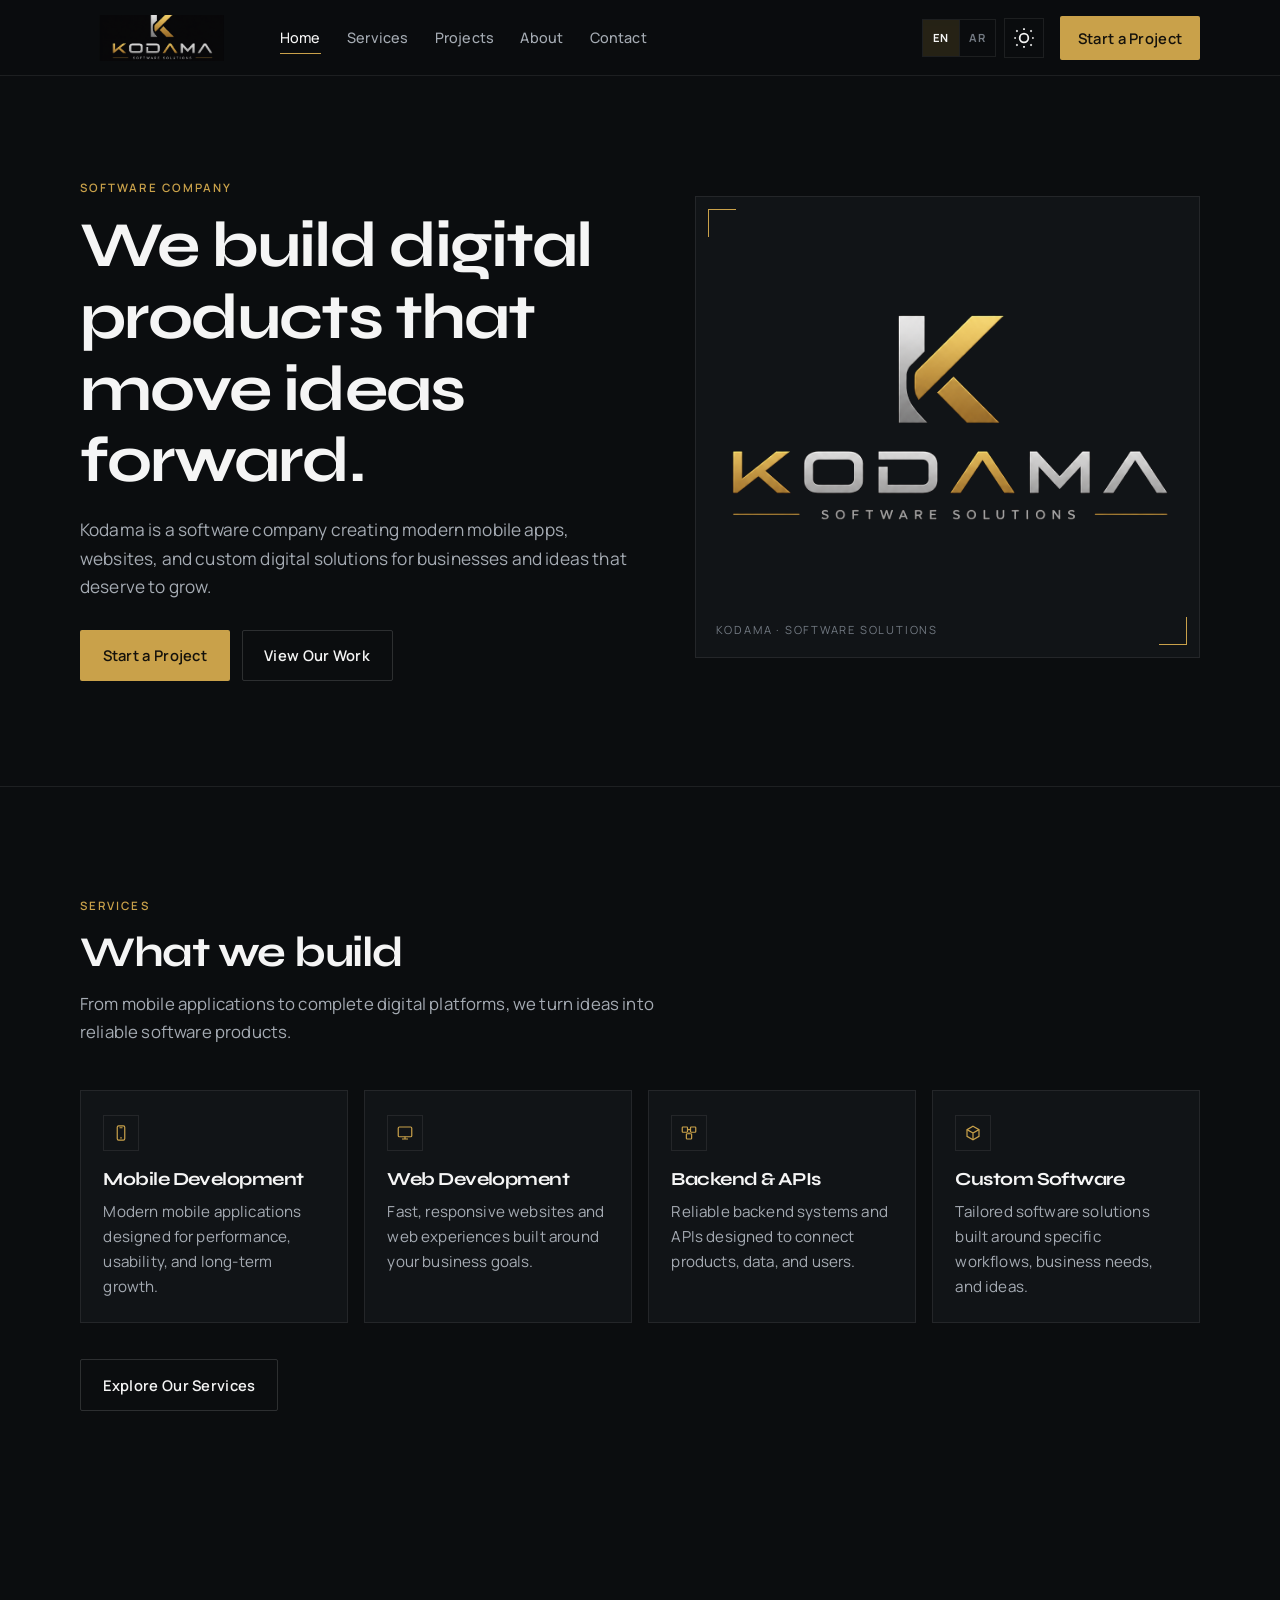
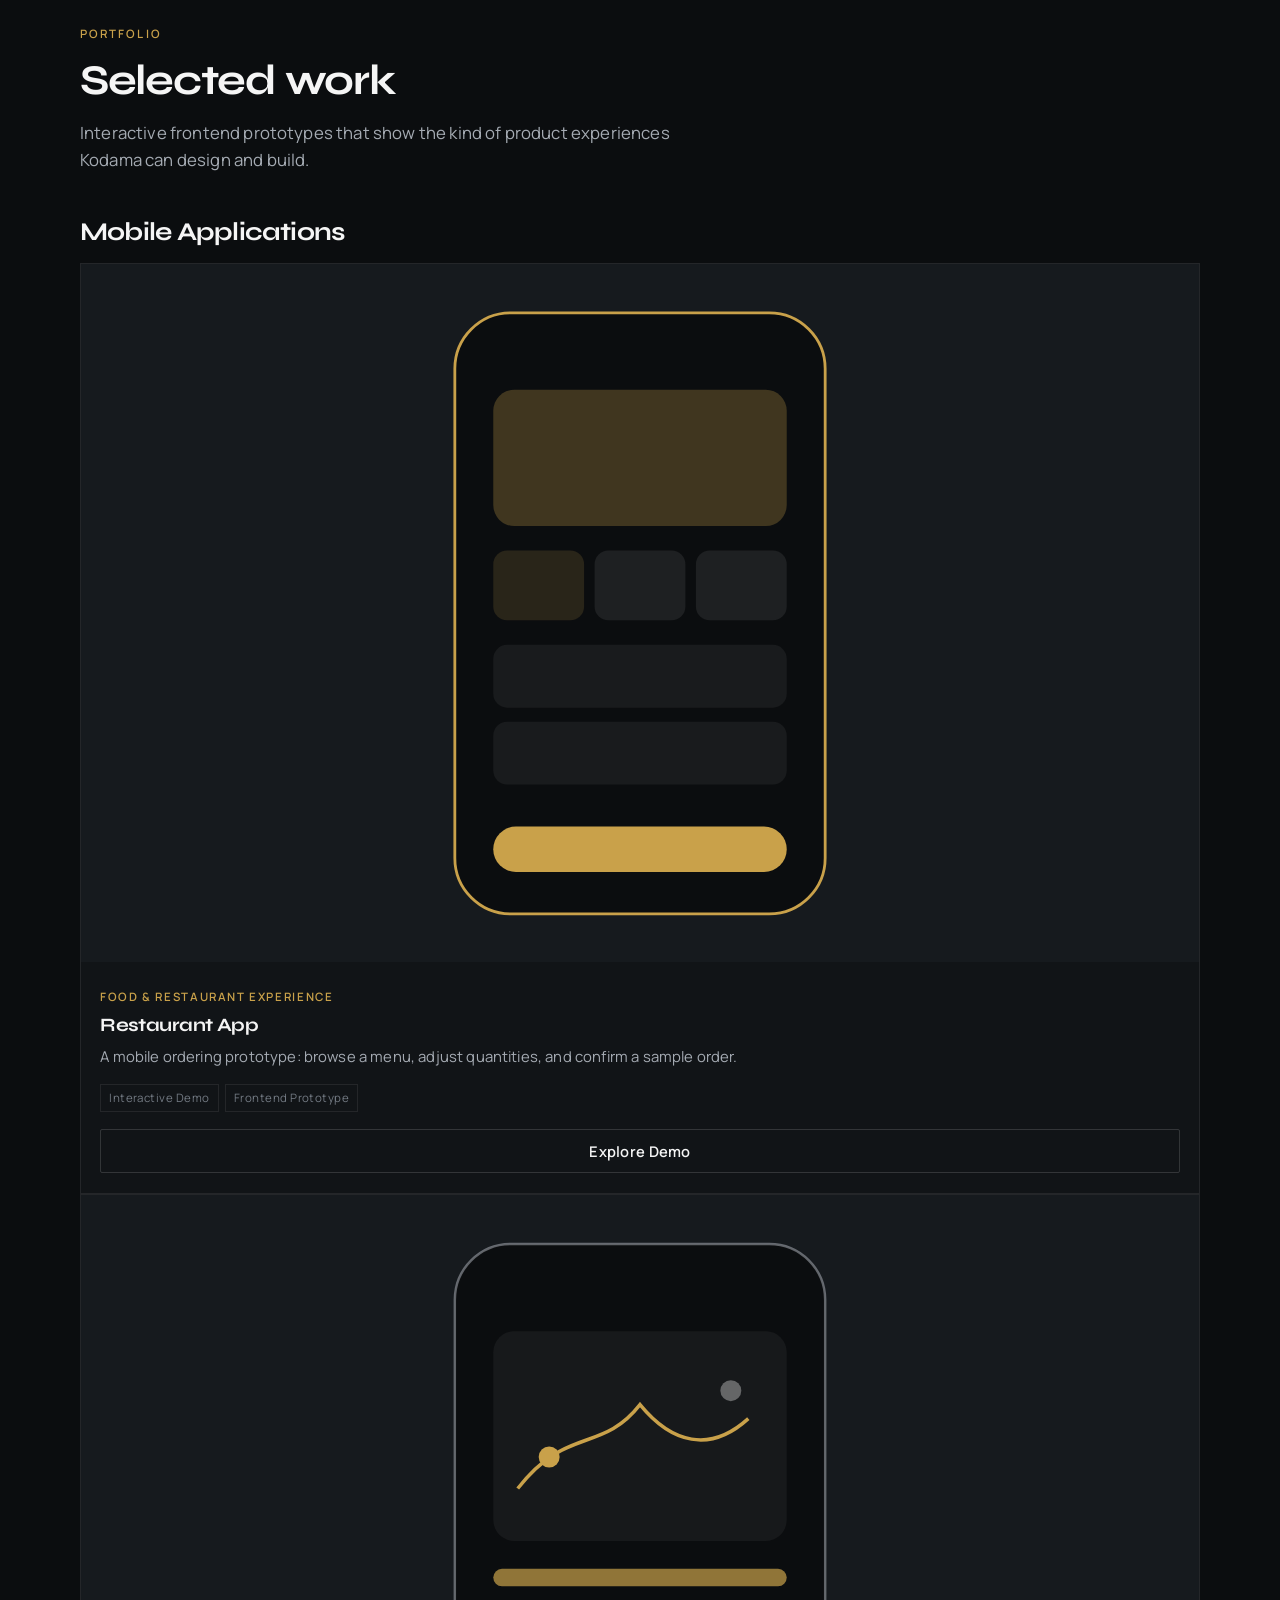
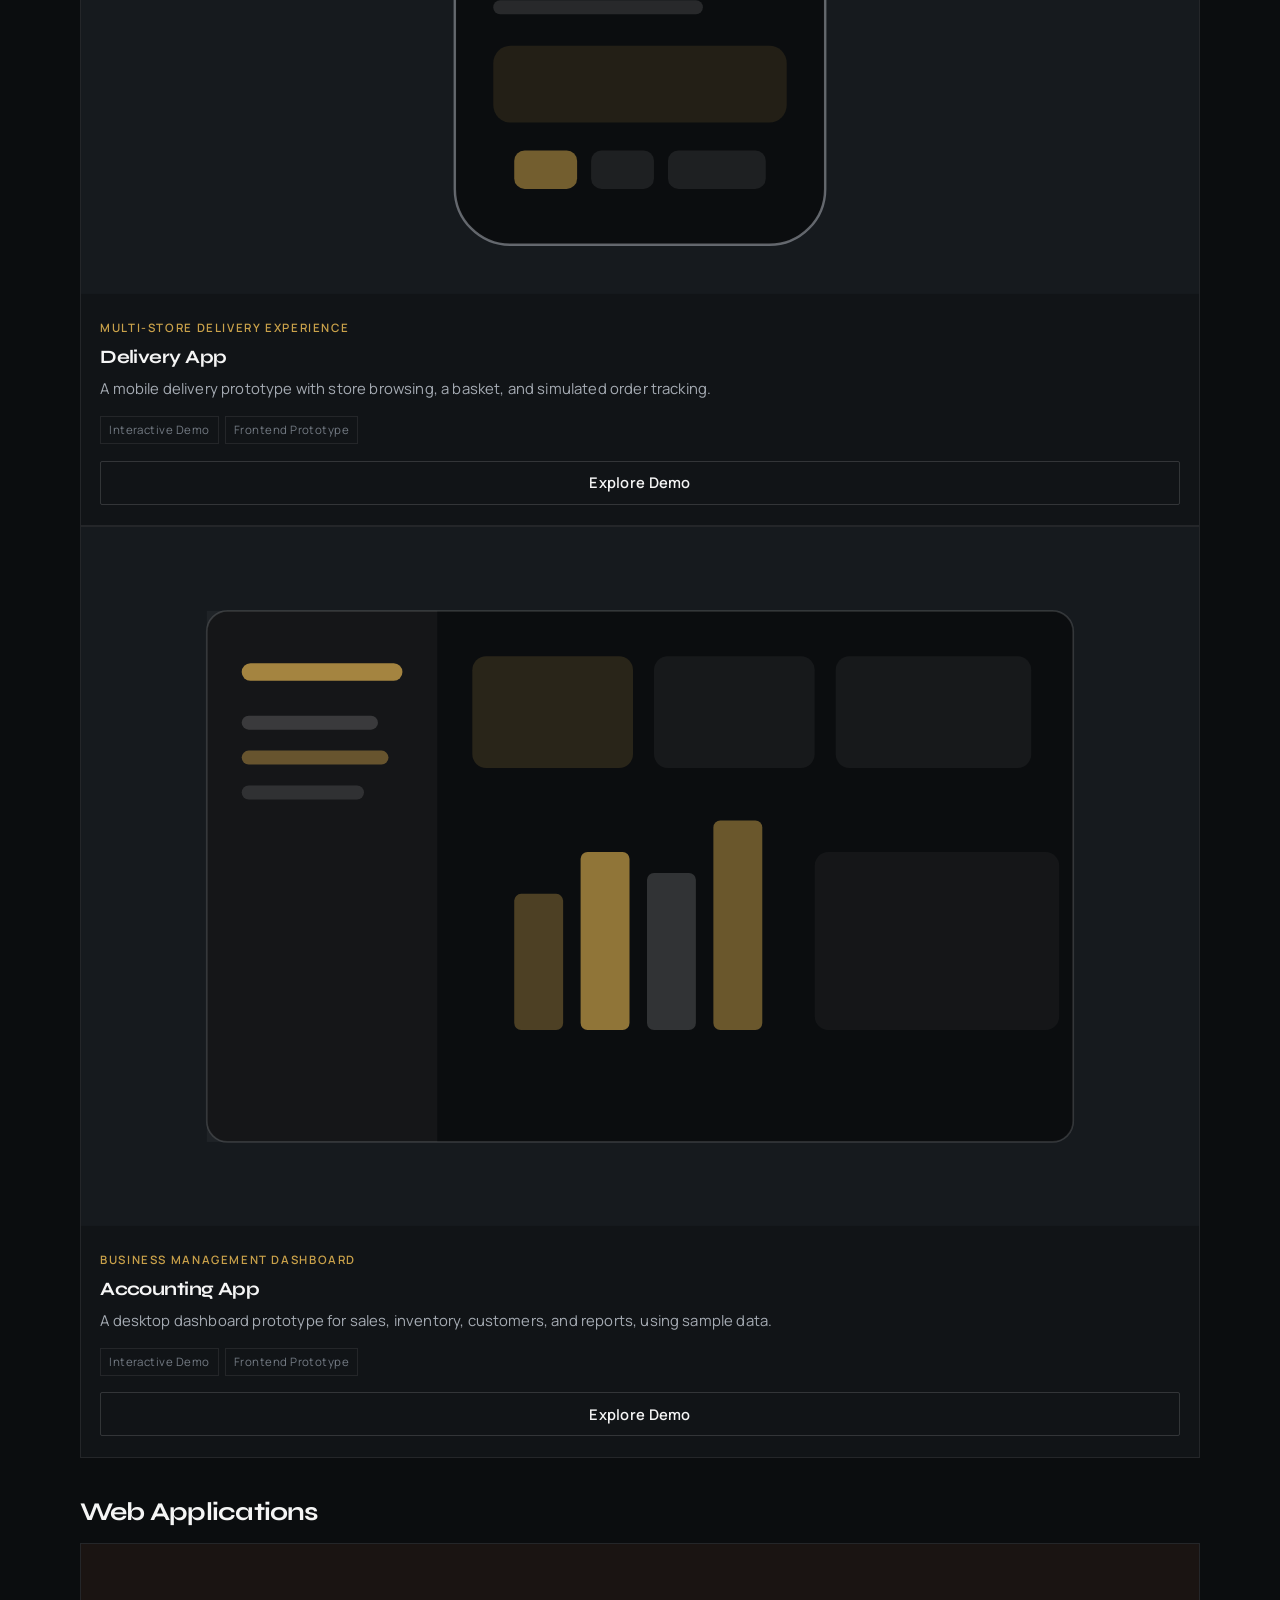
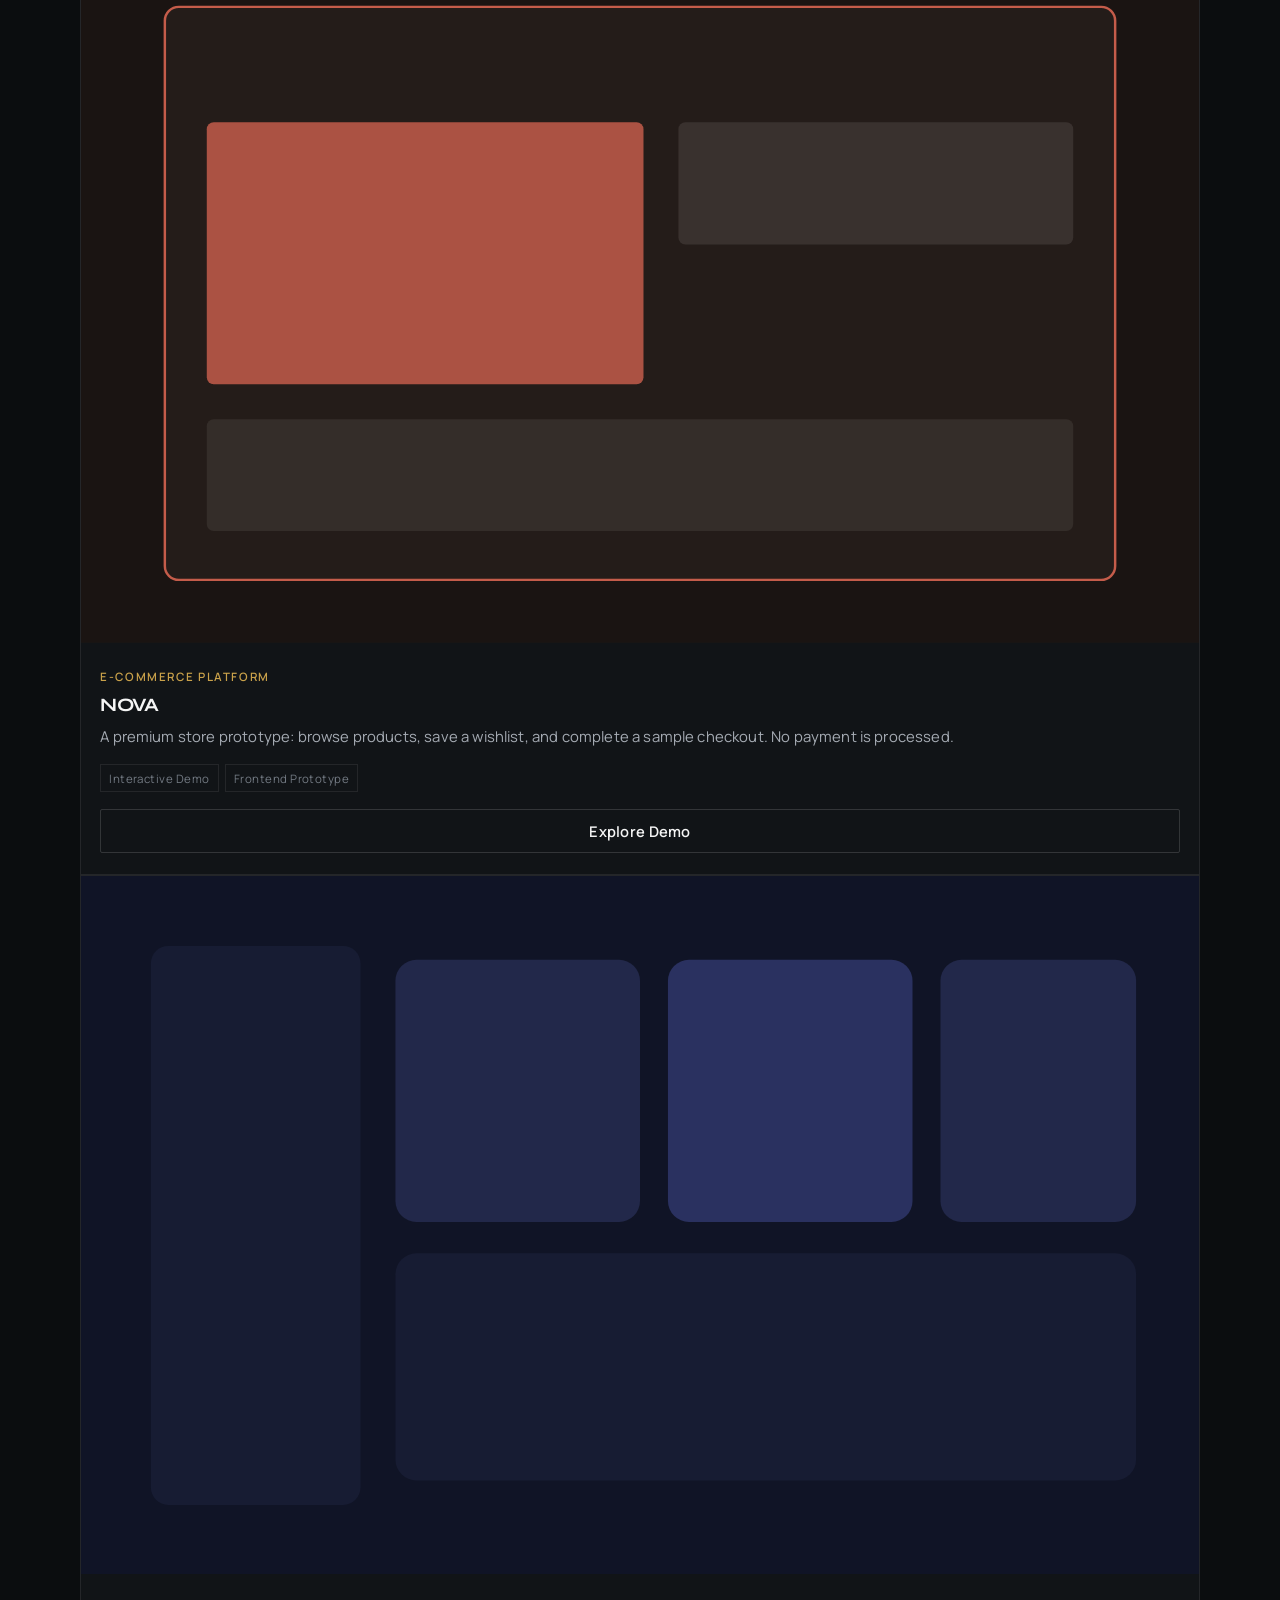
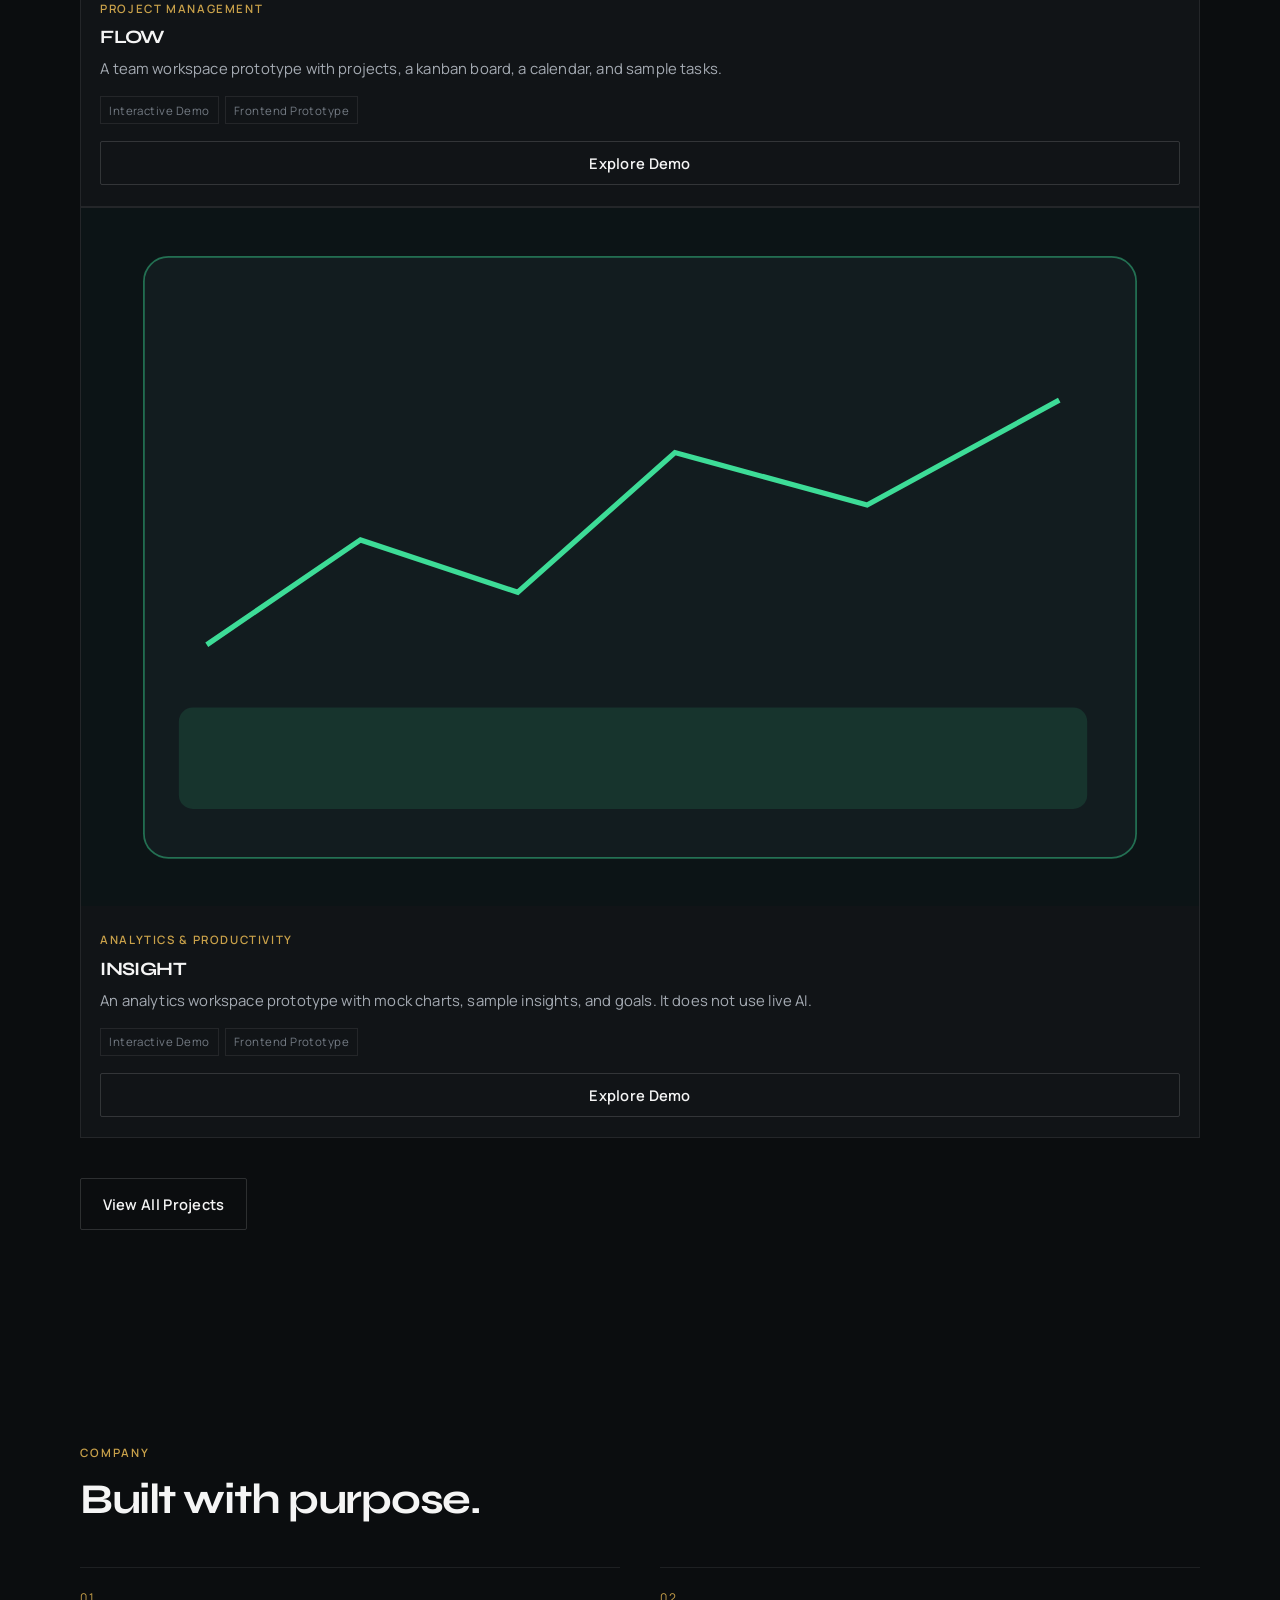
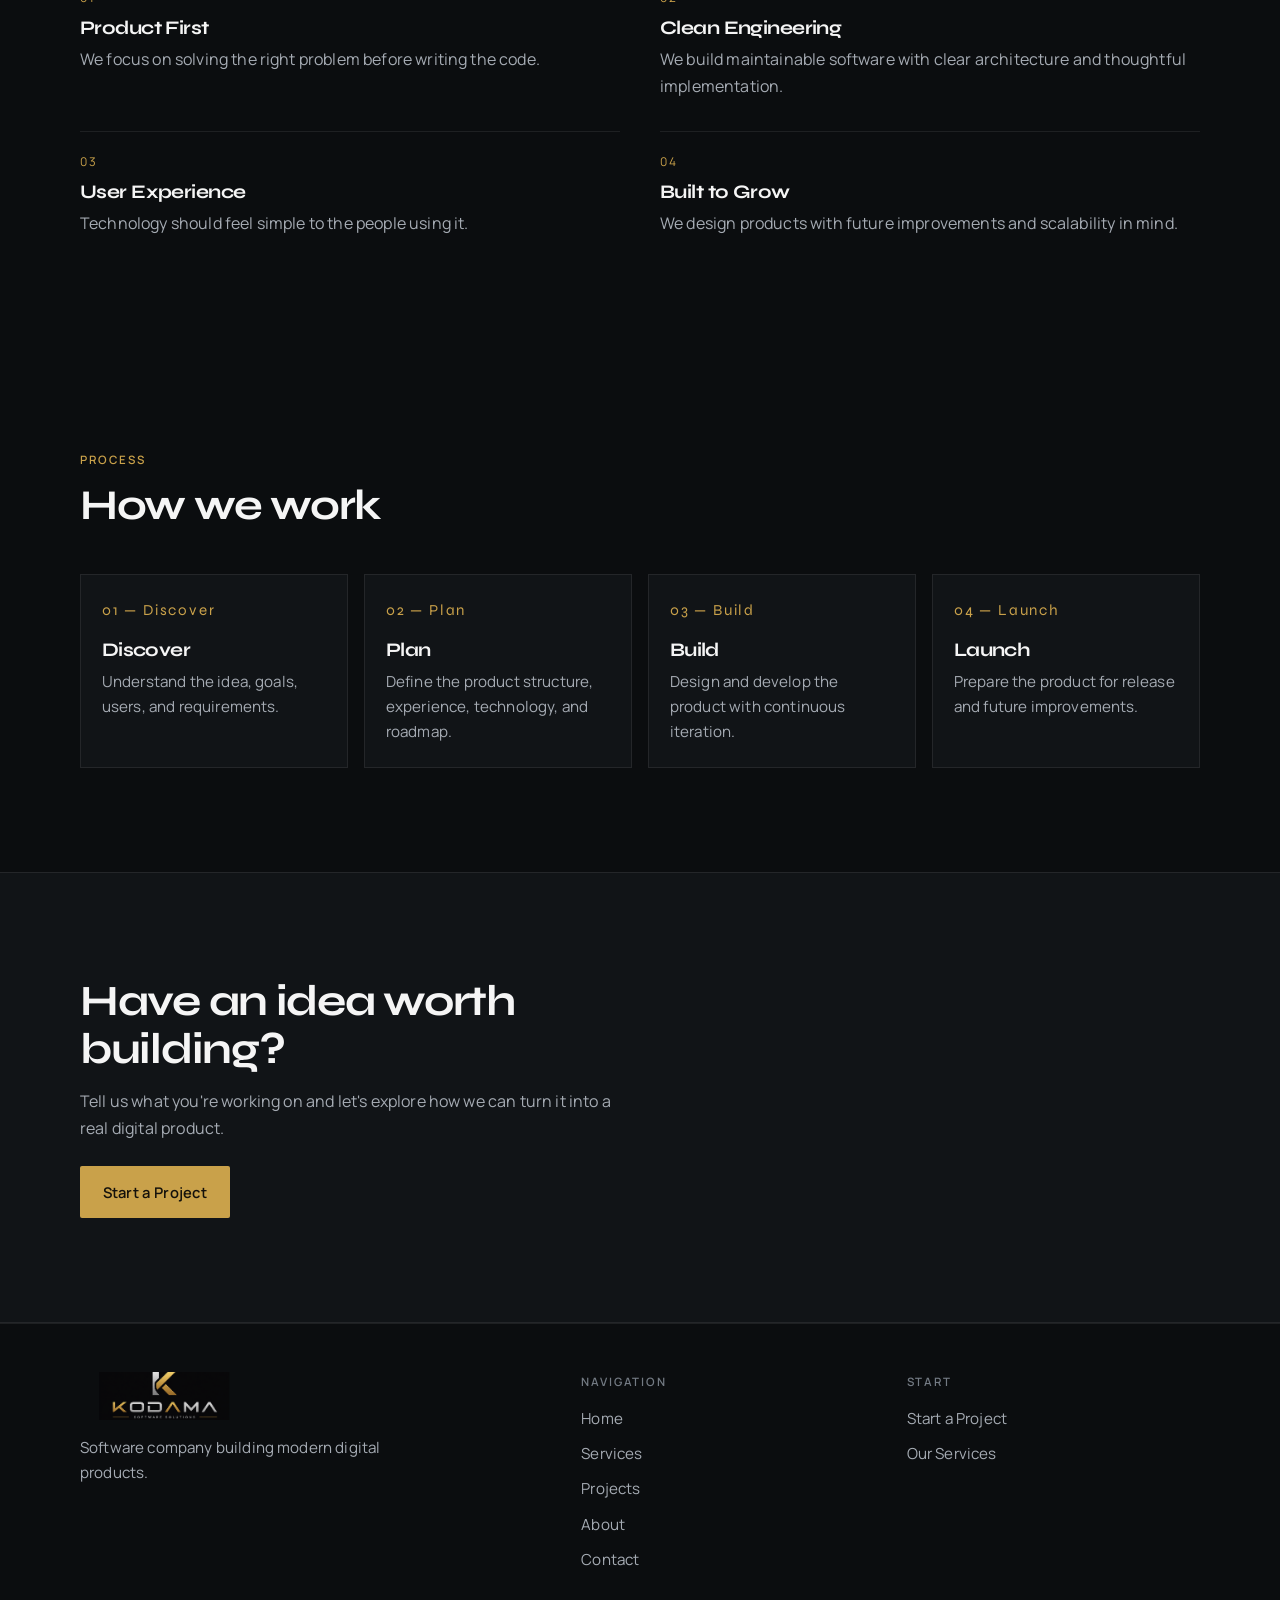
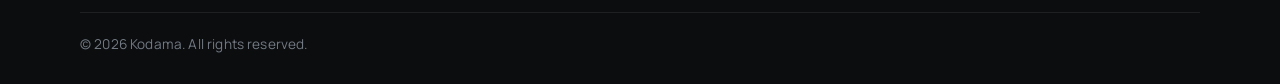
<file: index.html>
<!DOCTYPE html>
<html lang="en" dir="ltr" data-theme="dark" data-page="home">
<head>
  <meta charset="UTF-8">
  <meta name="viewport" content="width=device-width, initial-scale=1.0">
  <meta name="theme-color" content="#0B0D0F">
  <script src="js/boot.js"></script>
  <title>Kodama | Software Company</title>
  <meta name="description" content="Kodama is a software company building modern mobile apps, websites, and custom digital products.">
  <link rel="canonical" href="index.html">
  <meta property="og:title" content="Kodama | Software Company">
  <meta property="og:description" content="Kodama is a software company building modern mobile apps, websites, and custom digital products.">
  <meta property="og:type" content="website">
  <meta property="og:image" content="assets/logo/Kodama.png">
  <link rel="icon" href="assets/logo/Kodama.png" type="image/png">
  <link rel="preconnect" href="https://fonts.googleapis.com">
  <link rel="preconnect" href="https://fonts.gstatic.com" crossorigin>
  <link href="https://fonts.googleapis.com/css2?family=IBM+Plex+Sans+Arabic:wght@400;500;600;700&family=Manrope:wght@400;500;600;700&family=Syne:wght@500;600;700;800&display=swap" rel="stylesheet">
  <link rel="stylesheet" href="css/style.css">
  <link rel="stylesheet" href="css/responsive.css">
  <noscript>
    <style>
      .reveal { opacity: 1; transform: none; }
      .nav-toggle { display: none; }
      .nav-panel { display: flex; position: static; transform: none; width: auto; height: auto; padding: 0; background: transparent; border: 0; }
    </style>
  </noscript>
</head>
<body>
  <a class="skip-link" href="#main" data-i18n="ui.skip">Skip to content</a>

  <header class="site-header">
    <nav class="nav" aria-label="Primary" data-i18n-aria-label="ui.primaryNav">
      <a href="index.html" class="nav-brand">
        <span class="nav-logo">
          <img src="assets/logo/Kodama.png" alt="Kodama">
        </span>
      </a>
      <div class="nav-actions">
        <div class="lang-switch" role="group" data-i18n-aria-label="ui.language">
          <button type="button" data-lang="en" aria-pressed="true">EN</button>
          <button type="button" data-lang="ar" aria-pressed="false">AR</button>
        </div>
        <button type="button" class="theme-toggle" aria-pressed="false" data-i18n-aria-label="ui.themeToLight">
          <svg class="icon-sun" viewBox="0 0 24 24" fill="none" stroke="currentColor" stroke-width="1.6" aria-hidden="true">
            <circle cx="12" cy="12" r="4"/>
            <path d="M12 3v1.6M12 19.4V21M4.93 4.93l1.13 1.13M17.94 17.94l1.13 1.13M3 12h1.6M19.4 12H21M4.93 19.07l1.13-1.13M17.94 6.06l1.13-1.13"/>
          </svg>
          <svg class="icon-moon" viewBox="0 0 24 24" fill="none" stroke="currentColor" stroke-width="1.6" aria-hidden="true">
            <path d="M16.2 3.8A8.4 8.4 0 1 0 20.2 15 6.8 6.8 0 0 1 16.2 3.8z"/>
          </svg>
        </button>
      </div>
      <button class="nav-toggle" type="button" aria-label="Open menu" aria-expanded="false" aria-controls="primary-menu" data-i18n-aria-label="ui.openMenu">
        <span class="nav-toggle-bar"></span>
        <span class="nav-toggle-bar"></span>
      </button>
      <div class="nav-panel" id="primary-menu">
        <ul class="nav-links">
          <li><a href="index.html" aria-current="page" data-i18n="nav.home">Home</a></li>
          <li><a href="services.html" data-i18n="nav.services">Services</a></li>
          <li><a href="projects.html" data-i18n="nav.projects">Projects</a></li>
          <li><a href="about.html" data-i18n="nav.about">About</a></li>
          <li><a href="contact.html" data-i18n="nav.contact">Contact</a></li>
        </ul>
        <a class="btn btn-primary nav-cta nav-cta-mobile" href="contact.html" data-i18n="nav.cta">Start a Project</a>
      </div>
      <a class="btn btn-primary nav-cta nav-cta-desktop" href="contact.html" data-i18n="nav.cta">Start a Project</a>
    </nav>
  </header>
  <div class="nav-overlay" hidden></div>

  <main id="main">
    <section class="home-hero">
      <div class="container hero-grid">
        <div class="hero-copy reveal">
          <span class="eyebrow" data-i18n="home.eyebrow">Software company</span>
          <h1 data-i18n="home.headline">We build digital products that move ideas forward.</h1>
          <p data-i18n="home.lead">Kodama is a software company creating modern mobile apps, websites, and custom digital solutions for businesses and ideas that deserve to grow.</p>
          <div class="btn-row">
            <a class="btn btn-primary" href="contact.html" data-i18n="nav.cta">Start a Project</a>
            <a class="btn btn-secondary" href="projects.html" data-i18n="home.viewWork">View Our Work</a>
          </div>
        </div>
        <div class="hero-visual reveal reveal-delay-2" aria-hidden="true">
          <div class="hero-logo-wrap">
            <img src="assets/logo/Kodama.png" alt="">
          </div>
          <span class="hero-caption" data-i18n="home.caption">Kodama · Software Solutions</span>
        </div>
      </div>
    </section>

    <section class="section" aria-labelledby="services-title">
      <div class="container">
        <div class="section-header reveal">
          <span class="eyebrow" data-i18n="home.servicesEyebrow">Services</span>
          <h2 class="section-title" id="services-title" data-i18n="home.servicesTitle">What we build</h2>
          <p class="section-copy" data-i18n="home.servicesCopy">From mobile applications to complete digital platforms, we turn ideas into reliable software products.</p>
        </div>
        <div class="card-grid">
          <article class="card reveal">
            <div class="card-icon" aria-hidden="true">
              <svg viewBox="0 0 24 24" fill="none" stroke="currentColor" stroke-width="1.6">
                <rect x="7" y="2.5" width="10" height="19" rx="1.8"/>
                <path d="M10 5h4M11 18.5h2"/>
              </svg>
            </div>
            <h3 data-i18n="home.mobileTitle">Mobile Development</h3>
            <p data-i18n="home.mobileCopy">Modern mobile applications designed for performance, usability, and long-term growth.</p>
          </article>
          <article class="card reveal reveal-delay-1">
            <div class="card-icon" aria-hidden="true">
              <svg viewBox="0 0 24 24" fill="none" stroke="currentColor" stroke-width="1.6">
                <rect x="3" y="4" width="18" height="13" rx="1.5"/>
                <path d="M8 20h8M12 17v3"/>
              </svg>
            </div>
            <h3 data-i18n="home.webTitle">Web Development</h3>
            <p data-i18n="home.webCopy">Fast, responsive websites and web experiences built around your business goals.</p>
          </article>
          <article class="card reveal reveal-delay-2">
            <div class="card-icon" aria-hidden="true">
              <svg viewBox="0 0 24 24" fill="none" stroke="currentColor" stroke-width="1.6">
                <rect x="3" y="4" width="7" height="7" rx="1"/>
                <rect x="14" y="4" width="7" height="7" rx="1"/>
                <rect x="8.5" y="13" width="7" height="7" rx="1"/>
                <path d="M10 7.5h4M12 11v2"/>
              </svg>
            </div>
            <h3 data-i18n="home.backendTitle">Backend &amp; APIs</h3>
            <p data-i18n="home.backendCopy">Reliable backend systems and APIs designed to connect products, data, and users.</p>
          </article>
          <article class="card reveal reveal-delay-3">
            <div class="card-icon" aria-hidden="true">
              <svg viewBox="0 0 24 24" fill="none" stroke="currentColor" stroke-width="1.6">
                <path d="M12 3l8 4.5v9L12 21l-8-4.5v-9L12 3z"/>
                <path d="M12 12l8-4.5M12 12v9M12 12L4 7.5"/>
              </svg>
            </div>
            <h3 data-i18n="home.customTitle">Custom Software</h3>
            <p data-i18n="home.customCopy">Tailored software solutions built around specific workflows, business needs, and ideas.</p>
          </article>
        </div>
        <div class="section-cta reveal">
          <a class="btn btn-secondary" href="services.html" data-i18n="home.exploreServices">Explore Our Services</a>
        </div>
      </div>
    </section>

    <section class="section section-flush" aria-labelledby="work-title">
      <div class="container">
        <div class="section-header reveal">
          <span class="eyebrow" data-i18n="home.workEyebrow">Portfolio</span>
          <h2 class="section-title" id="work-title" data-i18n="home.workTitle">Selected work</h2>
          <p class="section-copy" data-i18n="home.workCopy">Interactive frontend prototypes that show the kind of product experiences Kodama can design and build.</p>
        </div>
        <section class="project-band" data-group-label="mobile">
          <h3 class="app-group" data-i18n="projects.groupMobile">Mobile Applications</h3>
          <div class="project-grid">
<article class="project-card reveal" data-category="mobile">
            <div class="project-visual">
              <svg viewBox="0 0 640 400" xmlns="http://www.w3.org/2000/svg" aria-hidden="true">
                <rect width="640" height="400" fill="var(--color-surface-elevated)"/>
                <rect x="214" y="28" width="212" height="344" rx="32" fill="var(--color-bg)" stroke="var(--color-accent)" stroke-width="1.6"/>
                <rect x="236" y="72" width="168" height="78" rx="12" fill="var(--color-accent)" opacity="0.28"/>
                <rect x="236" y="164" width="52" height="40" rx="8" fill="var(--color-accent)" opacity="0.16"/>
                <rect x="294" y="164" width="52" height="40" rx="8" fill="var(--color-text)" opacity="0.08"/>
                <rect x="352" y="164" width="52" height="40" rx="8" fill="var(--color-text)" opacity="0.08"/>
                <rect x="236" y="218" width="168" height="36" rx="8" fill="var(--color-text)" opacity="0.06"/>
                <rect x="236" y="262" width="168" height="36" rx="8" fill="var(--color-text)" opacity="0.06"/>
                <rect x="236" y="322" width="168" height="26" rx="13" fill="var(--color-accent)"/>
              </svg>
            </div>
            <div class="project-body">
              <span class="project-category" data-i18n="projects.restaurantCat">Food &amp; Restaurant Experience</span>
              <h3 data-i18n="projects.restaurantTitle">Restaurant App</h3>
              <p data-i18n="projects.restaurantCopy">A mobile ordering prototype: browse a menu, adjust quantities, and confirm a sample order.</p>
              <div class="tags">
                <span class="tag" data-i18n="projects.badge">Interactive Demo</span>
                <span class="tag" data-i18n="projects.frontend">Frontend Prototype</span>
              </div>
              <div class="project-actions">
                <a class="btn btn-secondary project-explore" href="demos/restaurant/index.html" data-i18n="projects.explore">Explore Demo</a>
              </div>
            </div>
          </article>

          <article class="project-card reveal reveal-delay-1" data-category="mobile">
            <div class="project-visual">
              <svg viewBox="0 0 640 400" xmlns="http://www.w3.org/2000/svg" aria-hidden="true">
                <rect width="640" height="400" fill="var(--color-surface-elevated)"/>
                <rect x="214" y="28" width="212" height="344" rx="32" fill="var(--color-bg)" stroke="var(--color-silver)" stroke-opacity="0.45" stroke-width="1.4"/>
                <rect x="236" y="78" width="168" height="120" rx="12" fill="var(--color-text)" opacity="0.05"/>
                <path d="M250 168c28-36 48-20 70-48 18 22 40 28 62 8" fill="none" stroke="var(--color-accent)" stroke-width="2"/>
                <circle cx="268" cy="150" r="6" fill="var(--color-accent)"/>
                <circle cx="372" cy="112" r="6" fill="var(--color-text)" opacity="0.35"/>
                <rect x="236" y="214" width="168" height="10" rx="5" fill="var(--color-accent)" opacity="0.7"/>
                <rect x="236" y="232" width="120" height="8" rx="4" fill="var(--color-text)" opacity="0.12"/>
                <rect x="236" y="258" width="168" height="44" rx="10" fill="var(--color-accent)" opacity="0.12"/>
                <rect x="248" y="318" width="36" height="22" rx="6" fill="var(--color-accent)" opacity="0.55"/>
                <rect x="292" y="318" width="36" height="22" rx="6" fill="var(--color-text)" opacity="0.08"/>
                <rect x="336" y="318" width="56" height="22" rx="6" fill="var(--color-text)" opacity="0.08"/>
              </svg>
            </div>
            <div class="project-body">
              <span class="project-category" data-i18n="projects.deliveryCat">Multi-store Delivery Experience</span>
              <h3 data-i18n="projects.deliveryTitle">Delivery App</h3>
              <p data-i18n="projects.deliveryCopy">A mobile delivery prototype with store browsing, a basket, and simulated order tracking.</p>
              <div class="tags">
                <span class="tag" data-i18n="projects.badge">Interactive Demo</span>
                <span class="tag" data-i18n="projects.frontend">Frontend Prototype</span>
              </div>
              <div class="project-actions">
                <a class="btn btn-secondary project-explore" href="demos/delivery/index.html" data-i18n="projects.explore">Explore Demo</a>
              </div>
            </div>
          </article>

          <article class="project-card reveal reveal-delay-2" data-category="software">
            <div class="project-visual">
              <svg viewBox="0 0 640 400" xmlns="http://www.w3.org/2000/svg" aria-hidden="true">
                <rect width="640" height="400" fill="var(--color-surface-elevated)"/>
                <rect x="72" y="48" width="496" height="304" rx="12" fill="var(--color-bg)" stroke="var(--color-border-strong)"/>
                <rect x="72" y="48" width="132" height="304" fill="var(--color-text)" opacity="0.04"/>
                <rect x="92" y="78" width="92" height="10" rx="5" fill="var(--color-accent)" opacity="0.8"/>
                <rect x="92" y="108" width="78" height="8" rx="4" fill="var(--color-text)" opacity="0.16"/>
                <rect x="92" y="128" width="84" height="8" rx="4" fill="var(--color-accent)" opacity="0.45"/>
                <rect x="92" y="148" width="70" height="8" rx="4" fill="var(--color-text)" opacity="0.12"/>
                <rect x="224" y="74" width="92" height="64" rx="8" fill="var(--color-accent)" opacity="0.16"/>
                <rect x="328" y="74" width="92" height="64" rx="8" fill="var(--color-text)" opacity="0.05"/>
                <rect x="432" y="74" width="112" height="64" rx="8" fill="var(--color-text)" opacity="0.05"/>
                <rect x="248" y="210" width="28" height="78" rx="4" fill="var(--color-accent)" opacity="0.35"/>
                <rect x="286" y="186" width="28" height="102" rx="4" fill="var(--color-accent)" opacity="0.7"/>
                <rect x="324" y="198" width="28" height="90" rx="4" fill="var(--color-text)" opacity="0.16"/>
                <rect x="362" y="168" width="28" height="120" rx="4" fill="var(--color-accent)" opacity="0.5"/>
                <rect x="420" y="186" width="140" height="102" rx="8" fill="var(--color-text)" opacity="0.04"/>
              </svg>
            </div>
            <div class="project-body">
              <span class="project-category" data-i18n="projects.accountingCat">Business Management Dashboard</span>
              <h3 data-i18n="projects.accountingTitle">Accounting App</h3>
              <p data-i18n="projects.accountingCopy">A desktop dashboard prototype for sales, inventory, customers, and reports, using sample data.</p>
              <div class="tags">
                <span class="tag" data-i18n="projects.badge">Interactive Demo</span>
                <span class="tag" data-i18n="projects.frontend">Frontend Prototype</span>
              </div>
              <div class="project-actions">
                <a class="btn btn-secondary project-explore" href="demos/accounting/index.html" data-i18n="projects.explore">Explore Demo</a>
              </div>
            </div>
          </article>
          </div>
        </section>
        <section class="project-band" data-group-label="web">
          <h3 class="app-group" data-i18n="projects.groupWeb">Web Applications</h3>
          <div class="project-grid">
            <article class="project-card reveal" data-category="web">
              <div class="project-visual">
                <svg viewBox="0 0 640 400" xmlns="http://www.w3.org/2000/svg" aria-hidden="true">
                  <rect width="640" height="400" fill="#1a1412"/>
                  <rect x="48" y="36" width="544" height="328" rx="8" fill="#241c19" stroke="#c45c4a" stroke-width="1.4"/>
                  <rect x="72" y="102" width="250" height="150" rx="4" fill="#c45c4a" opacity="0.85"/>
                  <rect x="342" y="102" width="226" height="70" rx="4" fill="#f3ece4" opacity="0.1"/>
                  <rect x="72" y="272" width="496" height="64" rx="4" fill="#f3ece4" opacity="0.08"/>
                </svg>
              </div>
              <div class="project-body">
                <span class="project-category" data-i18n="projects.novaCat">E-Commerce Platform</span>
                <h3 data-i18n="projects.novaTitle">NOVA</h3>
                <p data-i18n="projects.novaCopy">A premium store prototype: browse products, save a wishlist, and complete a sample checkout. No payment is processed.</p>
                <div class="tags">
                  <span class="tag" data-i18n="projects.badge">Interactive Demo</span>
                  <span class="tag" data-i18n="projects.frontend">Frontend Prototype</span>
                </div>
                <div class="project-actions">
                  <a class="btn btn-secondary project-explore" href="demos/ecommerce/index.html" data-i18n="projects.explore">Explore Demo</a>
                </div>
              </div>
            </article>
            <article class="project-card reveal reveal-delay-1" data-category="web">
              <div class="project-visual">
                <svg viewBox="0 0 640 400" xmlns="http://www.w3.org/2000/svg" aria-hidden="true">
                  <rect width="640" height="400" fill="#101426"/>
                  <rect x="40" y="40" width="120" height="320" rx="10" fill="#171c33"/>
                  <rect x="180" y="48" width="140" height="150" rx="12" fill="#22284a"/>
                  <rect x="336" y="48" width="140" height="150" rx="12" fill="#2a3160"/>
                  <rect x="492" y="48" width="112" height="150" rx="12" fill="#22284a"/>
                  <rect x="180" y="216" width="424" height="130" rx="12" fill="#171c33"/>
                </svg>
              </div>
              <div class="project-body">
                <span class="project-category" data-i18n="projects.flowCat">Project Management</span>
                <h3 data-i18n="projects.flowTitle">FLOW</h3>
                <p data-i18n="projects.flowCopy">A team workspace prototype with projects, a kanban board, a calendar, and sample tasks.</p>
                <div class="tags">
                  <span class="tag" data-i18n="projects.badge">Interactive Demo</span>
                  <span class="tag" data-i18n="projects.frontend">Frontend Prototype</span>
                </div>
                <div class="project-actions">
                  <a class="btn btn-secondary project-explore" href="demos/project-management/index.html" data-i18n="projects.explore">Explore Demo</a>
                </div>
              </div>
            </article>
            <article class="project-card reveal reveal-delay-2" data-category="web">
              <div class="project-visual">
                <svg viewBox="0 0 640 400" xmlns="http://www.w3.org/2000/svg" aria-hidden="true">
                  <rect width="640" height="400" fill="#0c1416"/>
                  <rect x="36" y="28" width="568" height="344" rx="14" fill="#121c1f" stroke="#3ddc97" stroke-opacity="0.45"/>
                  <polyline points="72,250 160,190 250,220 340,140 450,170 560,110" fill="none" stroke="#3ddc97" stroke-width="3"/>
                  <rect x="56" y="286" width="520" height="58" rx="8" fill="#3ddc97" opacity="0.12"/>
                </svg>
              </div>
              <div class="project-body">
                <span class="project-category" data-i18n="projects.insightCat">Analytics &amp; Productivity</span>
                <h3 data-i18n="projects.insightTitle">INSIGHT</h3>
                <p data-i18n="projects.insightCopy">An analytics workspace prototype with mock charts, sample insights, and goals. It does not use live AI.</p>
                <div class="tags">
                  <span class="tag" data-i18n="projects.badge">Interactive Demo</span>
                  <span class="tag" data-i18n="projects.frontend">Frontend Prototype</span>
                </div>
                <div class="project-actions">
                  <a class="btn btn-secondary project-explore" href="demos/ai-analytics/index.html" data-i18n="projects.explore">Explore Demo</a>
                </div>
              </div>
            </article>
          </div>
        </section>
        <div class="section-cta reveal">
          <a class="btn btn-secondary" href="projects.html" data-i18n="home.viewProjects">View All Projects</a>
        </div>
      </div>
    </section>

    <section class="section section-flush" aria-labelledby="why-title">
      <div class="container">
        <div class="section-header reveal">
          <span class="eyebrow" data-i18n="home.whyEyebrow">Company</span>
          <h2 class="section-title" id="why-title" data-i18n="home.whyTitle">Built with purpose.</h2>
        </div>
        <div class="principle-grid">
          <article class="principle reveal">
            <span class="principle-index">01</span>
            <h3 data-i18n="home.p1Title">Product First</h3>
            <p data-i18n="home.p1Copy">We focus on solving the right problem before writing the code.</p>
          </article>
          <article class="principle reveal reveal-delay-1">
            <span class="principle-index">02</span>
            <h3 data-i18n="home.p2Title">Clean Engineering</h3>
            <p data-i18n="home.p2Copy">We build maintainable software with clear architecture and thoughtful implementation.</p>
          </article>
          <article class="principle reveal">
            <span class="principle-index">03</span>
            <h3 data-i18n="home.p3Title">User Experience</h3>
            <p data-i18n="home.p3Copy">Technology should feel simple to the people using it.</p>
          </article>
          <article class="principle reveal reveal-delay-1">
            <span class="principle-index">04</span>
            <h3 data-i18n="home.p4Title">Built to Grow</h3>
            <p data-i18n="home.p4Copy">We design products with future improvements and scalability in mind.</p>
          </article>
        </div>
      </div>
    </section>

    <section class="section section-flush" aria-labelledby="process-title">
      <div class="container">
        <div class="section-header reveal">
          <span class="eyebrow" data-i18n="home.processEyebrow">Process</span>
          <h2 class="section-title" id="process-title" data-i18n="home.processTitle">How we work</h2>
        </div>
        <div class="process-grid">
          <article class="process-step reveal">
            <span class="process-number" data-i18n="home.step1Num">01 — Discover</span>
            <h3 data-i18n="home.step1Title">Discover</h3>
            <p data-i18n="home.step1Copy">Understand the idea, goals, users, and requirements.</p>
          </article>
          <article class="process-step reveal reveal-delay-1">
            <span class="process-number" data-i18n="home.step2Num">02 — Plan</span>
            <h3 data-i18n="home.step2Title">Plan</h3>
            <p data-i18n="home.step2Copy">Define the product structure, experience, technology, and roadmap.</p>
          </article>
          <article class="process-step reveal reveal-delay-2">
            <span class="process-number" data-i18n="home.step3Num">03 — Build</span>
            <h3 data-i18n="home.step3Title">Build</h3>
            <p data-i18n="home.step3Copy">Design and develop the product with continuous iteration.</p>
          </article>
          <article class="process-step reveal reveal-delay-3">
            <span class="process-number" data-i18n="home.step4Num">04 — Launch</span>
            <h3 data-i18n="home.step4Title">Launch</h3>
            <p data-i18n="home.step4Copy">Prepare the product for release and future improvements.</p>
          </article>
        </div>
      </div>
    </section>

    <section class="section cta-band" aria-labelledby="cta-title">
      <div class="container reveal">
        <h2 id="cta-title" data-i18n="home.ctaTitle">Have an idea worth building?</h2>
        <p data-i18n="home.ctaCopy">Tell us what you're working on and let's explore how we can turn it into a real digital product.</p>
        <a class="btn btn-primary" href="contact.html" data-i18n="nav.cta">Start a Project</a>
      </div>
    </section>
  </main>

  <footer class="site-footer">
    <div class="container">
      <div class="footer-grid">
        <div>
          <a class="footer-logo" href="index.html">
            <img src="assets/logo/Kodama.png" alt="Kodama" loading="lazy">
          </a>
          <p class="footer-copy" data-i18n="footer.copy">Software company building modern digital products.</p>
        </div>
        <div>
          <p class="footer-heading" data-i18n="footer.navigation">Navigation</p>
          <ul class="footer-links">
            <li><a href="index.html" data-i18n="nav.home">Home</a></li>
            <li><a href="services.html" data-i18n="nav.services">Services</a></li>
            <li><a href="projects.html" data-i18n="nav.projects">Projects</a></li>
            <li><a href="about.html" data-i18n="nav.about">About</a></li>
            <li><a href="contact.html" data-i18n="nav.contact">Contact</a></li>
          </ul>
        </div>
        <div>
          <p class="footer-heading" data-i18n="footer.start">Start</p>
          <ul class="footer-links">
            <li><a href="contact.html" data-i18n="nav.cta">Start a Project</a></li>
            <li><a href="services.html" data-i18n="footer.ourServices">Our Services</a></li>
          </ul>
        </div>
      </div>
      <p class="footer-bottom" data-i18n="footer.copyright">© 2026 Kodama. All rights reserved.</p>
    </div>
  </footer>

  <script src="js/translations.js"></script>
  <script src="js/main.js"></script>
</body>
</html>
</file>
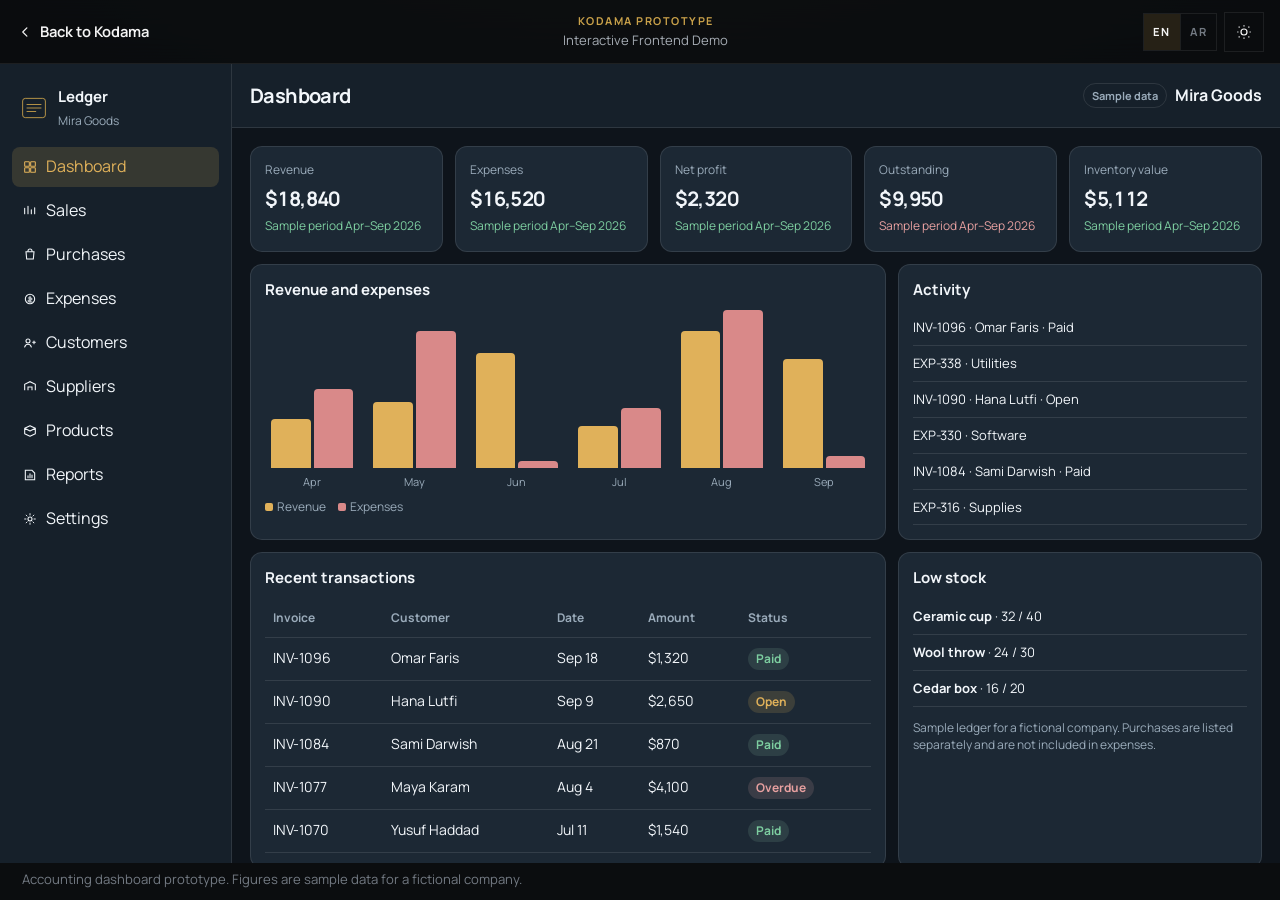
<file: demos/accounting/index.html>
<!DOCTYPE html>
<html lang="en" dir="ltr" data-theme="dark" data-page="accounting">
<head>
  <meta charset="UTF-8">
  <meta name="viewport" content="width=device-width, initial-scale=1.0">
  <meta name="theme-color" content="#0B0D0F">
  <script src="../../js/boot.js"></script>
  <title>Kodama | Accounting App Demo</title>
  <meta name="description" content="Interactive frontend prototype of an accounting dashboard by Kodama. Sample business data only — not a live system.">
  <link rel="icon" href="../../assets/logo/Kodama.png" type="image/png">
  <link rel="preconnect" href="https://fonts.googleapis.com">
  <link rel="preconnect" href="https://fonts.gstatic.com" crossorigin>
  <link href="https://fonts.googleapis.com/css2?family=IBM+Plex+Sans+Arabic:wght@400;500;600;700&family=Manrope:wght@400;500;600;700&display=swap" rel="stylesheet">
  <link rel="stylesheet" href="../shared/chrome.css">
  <link rel="stylesheet" href="css/style.css">
</head>
<body>
  <a class="skip-link" href="#app" data-i18n="ui.skip">Skip to content</a>
  <header class="demo-bar">
    <a class="demo-back" href="../../projects.html">
      <svg viewBox="0 0 24 24" aria-hidden="true"><path d="M14.5 6.5 9 12l5.5 5.5" fill="none" stroke="currentColor" stroke-width="1.6" stroke-linecap="round" stroke-linejoin="round"/></svg>
      <span data-i18n="demo.back">Back to Kodama</span>
    </a>
    <p class="demo-identity">
      <span class="demo-kicker" data-i18n="demo.kicker">Kodama Prototype</span>
      <span class="demo-kind" data-i18n="demo.kind">Interactive Frontend Demo</span>
    </p>
    <div class="demo-controls">
      <div class="lang-switch" role="group" data-i18n-aria-label="ui.language" aria-label="Language">
        <button type="button" data-lang="en" aria-pressed="true">EN</button>
        <button type="button" data-lang="ar" aria-pressed="false">AR</button>
      </div>
      <button type="button" class="theme-toggle" aria-pressed="false" data-i18n-aria-label="ui.themeToLight" aria-label="Switch to light mode">
        <svg class="icon-sun" viewBox="0 0 24 24" fill="none" stroke="currentColor" stroke-width="1.6" aria-hidden="true"><circle cx="12" cy="12" r="4"/><path d="M12 3v1.6M12 19.4V21M4.93 4.93l1.13 1.13M17.94 17.94l1.13 1.13M3 12h1.6M19.4 12H21M4.93 19.07l1.13-1.13M17.94 6.06l1.13-1.13"/></svg>
        <svg class="icon-moon" viewBox="0 0 24 24" fill="none" stroke="currentColor" stroke-width="1.6" aria-hidden="true"><path d="M16.2 3.8A8.4 8.4 0 1 0 20.2 15 6.8 6.8 0 0 1 16.2 3.8z"/></svg>
      </button>
    </div>
  </header>
  <main class="stage stage-dash">
    <div id="app"></div>
    <p class="stage-note" data-i18n="demo.accountingNote">Accounting dashboard prototype. Figures are sample data for a fictional company.</p>
  </main>
  <noscript><p class="stage-note">This prototype needs JavaScript. It does not contact a server.</p></noscript>
  <script src="../../js/translations.js"></script>
  <script src="../../js/main.js"></script>
  <script src="js/app.js"></script>
</body>
</html>
</file>
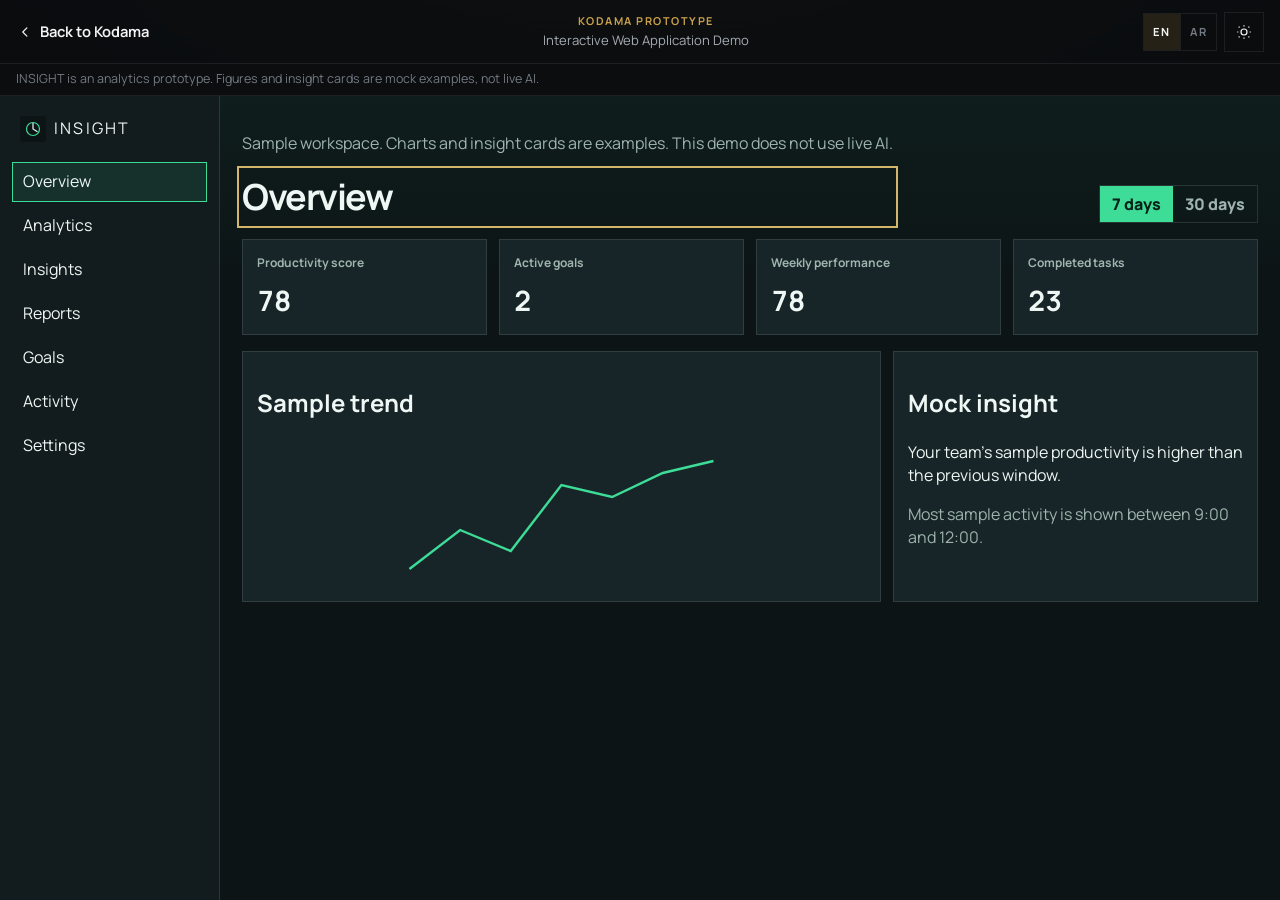
<file: demos/ai-analytics/index.html>
<!DOCTYPE html>
<html lang="en" dir="ltr" data-theme="dark" data-page="insight">
<head>
  <meta charset="UTF-8">
  <meta name="viewport" content="width=device-width, initial-scale=1.0">
  <meta name="theme-color" content="#0c1416">
  <script src="../../js/boot.js"></script>
  <title>Kodama | INSIGHT Analytics Demo</title>
  <meta name="description" content="Interactive frontend prototype of the fictional INSIGHT analytics workspace by Kodama. Charts and insights are mock data, not live AI.">
  <link rel="icon" href="../../assets/logo/Kodama.png" type="image/png">
  <link rel="preconnect" href="https://fonts.googleapis.com">
  <link rel="preconnect" href="https://fonts.gstatic.com" crossorigin>
  <link href="https://fonts.googleapis.com/css2?family=IBM+Plex+Sans+Arabic:wght@400;500;600;700&family=Manrope:wght@400;500;600;700;800&display=swap" rel="stylesheet">
  <link rel="stylesheet" href="../shared/chrome.css">
  <link rel="stylesheet" href="css/style.css">
</head>
<body>
  <a class="skip-link" href="#app" data-i18n="ui.skip">Skip to content</a>
  <header class="demo-bar">
    <a class="demo-back" href="../../projects.html">
      <svg viewBox="0 0 24 24" aria-hidden="true"><path d="M14.5 6.5 9 12l5.5 5.5" fill="none" stroke="currentColor" stroke-width="1.6" stroke-linecap="round" stroke-linejoin="round"/></svg>
      <span data-i18n="demo.back">Back to Kodama</span>
    </a>
    <p class="demo-identity">
      <span class="demo-kicker" data-i18n="demo.kicker">Kodama Prototype</span>
      <span class="demo-kind" data-i18n="demo.kindWeb">Interactive Web Application Demo</span>
    </p>
    <div class="demo-controls">
      <div class="lang-switch" role="group" data-i18n-aria-label="ui.language" aria-label="Language">
        <button type="button" data-lang="en" aria-pressed="true">EN</button>
        <button type="button" data-lang="ar" aria-pressed="false">AR</button>
      </div>
      <button type="button" class="theme-toggle" aria-pressed="false" data-i18n-aria-label="ui.themeToLight" aria-label="Switch to light mode">
        <svg class="icon-sun" viewBox="0 0 24 24" fill="none" stroke="currentColor" stroke-width="1.6" aria-hidden="true"><circle cx="12" cy="12" r="4"/><path d="M12 3v1.6M12 19.4V21M4.93 4.93l1.13 1.13M17.94 17.94l1.13 1.13M3 12h1.6M19.4 12H21M4.93 19.07l1.13-1.13M17.94 6.06l1.13-1.13"/></svg>
        <svg class="icon-moon" viewBox="0 0 24 24" fill="none" stroke="currentColor" stroke-width="1.6" aria-hidden="true"><path d="M16.2 3.8A8.4 8.4 0 1 0 20.2 15 6.8 6.8 0 0 1 16.2 3.8z"/></svg>
      </button>
    </div>
  </header>
  <main class="stage stage-web">
    <p class="web-note" data-i18n="demo.insightNote">INSIGHT is an analytics prototype. Figures and insight cards are mock examples, not live AI.</p>
    <div id="app"></div>
  </main>
  <noscript><p class="web-note">This prototype needs JavaScript. It does not contact a server.</p></noscript>
  <script src="../../js/translations.js"></script>
  <script src="../../js/main.js"></script>
  <script src="js/app.js"></script>
</body>
</html>
</file>
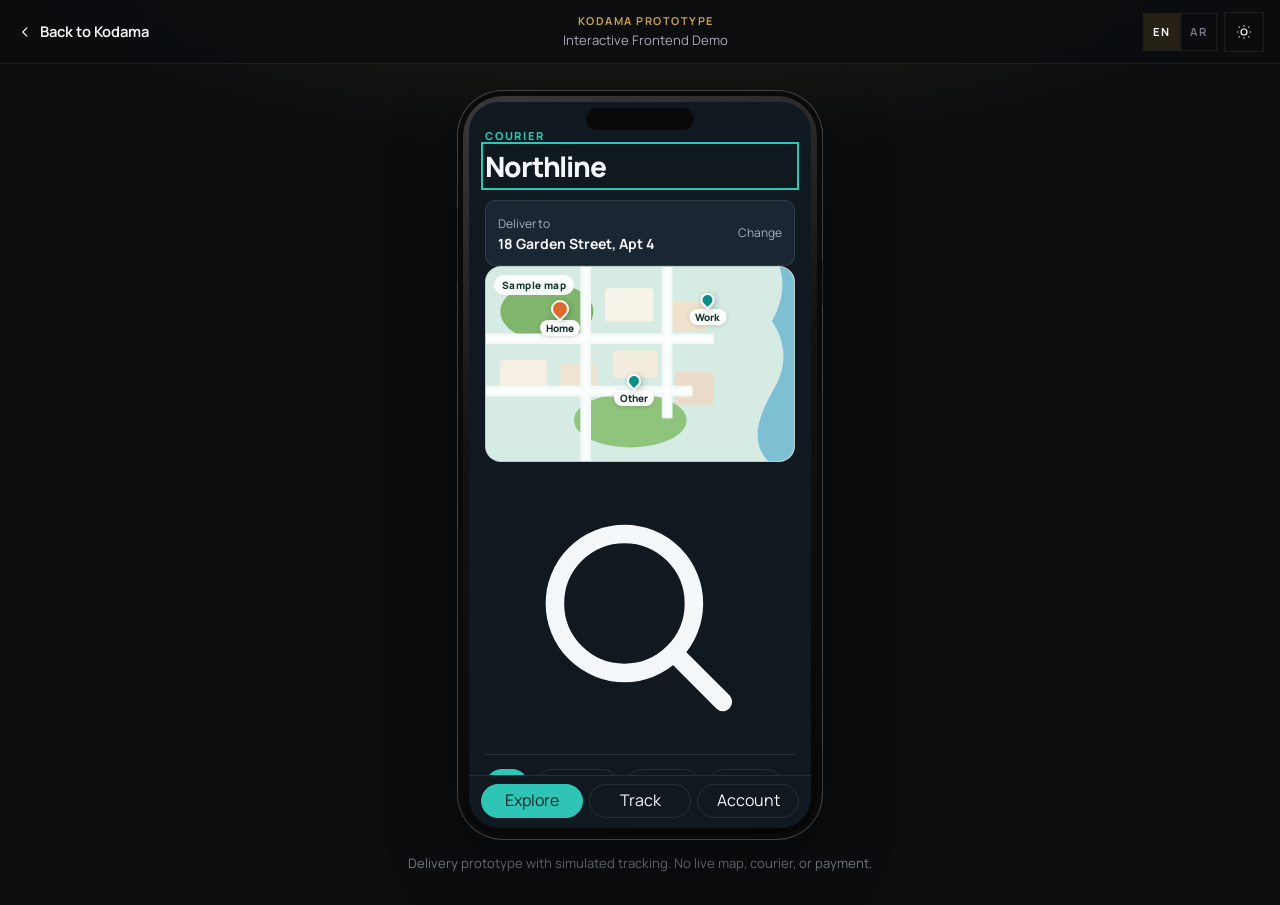
<file: demos/delivery/index.html>
<!DOCTYPE html>
<html lang="en" dir="ltr" data-theme="dark" data-page="delivery">
<head>
  <meta charset="UTF-8">
  <meta name="viewport" content="width=device-width, initial-scale=1.0">
  <meta name="theme-color" content="#0B0D0F">
  <script src="../../js/boot.js"></script>
  <title>Kodama | Delivery App Demo</title>
  <meta name="description" content="Interactive frontend prototype of a delivery app by Kodama, including simulated order tracking. Not a live service.">
  <link rel="icon" href="../../assets/logo/Kodama.png" type="image/png">
  <link rel="preconnect" href="https://fonts.googleapis.com">
  <link rel="preconnect" href="https://fonts.gstatic.com" crossorigin>
  <link href="https://fonts.googleapis.com/css2?family=IBM+Plex+Sans+Arabic:wght@400;500;600;700&family=Manrope:wght@400;500;600;700&display=swap" rel="stylesheet">
  <link rel="stylesheet" href="../shared/chrome.css">
  <link rel="stylesheet" href="css/style.css">
</head>
<body>
  <a class="skip-link" href="#app" data-i18n="ui.skip">Skip to content</a>
  <header class="demo-bar">
    <a class="demo-back" href="../../projects.html">
      <svg viewBox="0 0 24 24" aria-hidden="true"><path d="M14.5 6.5 9 12l5.5 5.5" fill="none" stroke="currentColor" stroke-width="1.6" stroke-linecap="round" stroke-linejoin="round"/></svg>
      <span data-i18n="demo.back">Back to Kodama</span>
    </a>
    <p class="demo-identity">
      <span class="demo-kicker" data-i18n="demo.kicker">Kodama Prototype</span>
      <span class="demo-kind" data-i18n="demo.kind">Interactive Frontend Demo</span>
    </p>
    <div class="demo-controls">
      <div class="lang-switch" role="group" data-i18n-aria-label="ui.language" aria-label="Language">
        <button type="button" data-lang="en" aria-pressed="true">EN</button>
        <button type="button" data-lang="ar" aria-pressed="false">AR</button>
      </div>
      <button type="button" class="theme-toggle" aria-pressed="false" data-i18n-aria-label="ui.themeToLight" aria-label="Switch to light mode">
        <svg class="icon-sun" viewBox="0 0 24 24" fill="none" stroke="currentColor" stroke-width="1.6" aria-hidden="true"><circle cx="12" cy="12" r="4"/><path d="M12 3v1.6M12 19.4V21M4.93 4.93l1.13 1.13M17.94 17.94l1.13 1.13M3 12h1.6M19.4 12H21M4.93 19.07l1.13-1.13M17.94 6.06l1.13-1.13"/></svg>
        <svg class="icon-moon" viewBox="0 0 24 24" fill="none" stroke="currentColor" stroke-width="1.6" aria-hidden="true"><path d="M16.2 3.8A8.4 8.4 0 1 0 20.2 15 6.8 6.8 0 0 1 16.2 3.8z"/></svg>
      </button>
    </div>
  </header>
  <main class="stage">
    <div class="device">
      <div class="notch" aria-hidden="true"></div>
      <div class="device-screen" id="app">
        <div id="toast" class="toast" role="status" hidden></div>
        <div id="view"></div>
      </div>
    </div>
    <p class="stage-note" data-i18n="demo.deliveryNote">Delivery prototype with simulated tracking. No live map, courier, or payment.</p>
  </main>
  <noscript><p class="stage-note">This prototype needs JavaScript. It does not contact a server.</p></noscript>
  <script src="../../js/translations.js"></script>
  <script src="../../js/main.js"></script>
  <script src="js/app.js"></script>
</body>
</html>
</file>
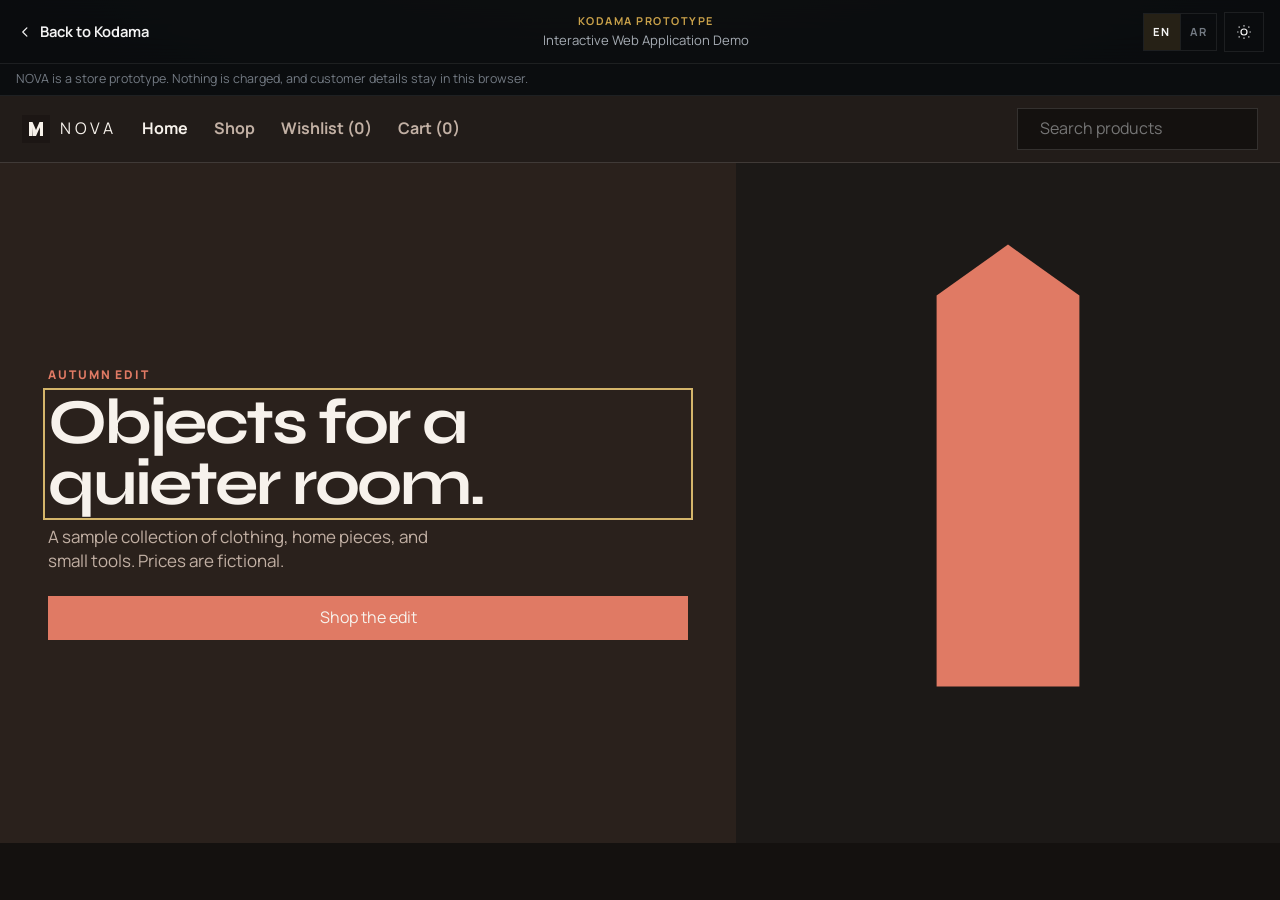
<file: demos/ecommerce/index.html>
<!DOCTYPE html>
<html lang="en" dir="ltr" data-theme="dark" data-page="ecommerce">
<head>
  <meta charset="UTF-8">
  <meta name="viewport" content="width=device-width, initial-scale=1.0">
  <meta name="theme-color" content="#14110f">
  <script src="../../js/boot.js"></script>
  <title>Kodama | NOVA E-Commerce Demo</title>
  <meta name="description" content="Interactive frontend prototype of the fictional NOVA store by Kodama. Sample products and a mock checkout only — no real payment.">
  <link rel="icon" href="../../assets/logo/Kodama.png" type="image/png">
  <link rel="preconnect" href="https://fonts.googleapis.com">
  <link rel="preconnect" href="https://fonts.gstatic.com" crossorigin>
  <link href="https://fonts.googleapis.com/css2?family=IBM+Plex+Sans+Arabic:wght@400;500;600;700&family=Manrope:wght@400;500;600;700&family=Syne:wght@600;700;800&display=swap" rel="stylesheet">
  <link rel="stylesheet" href="../shared/chrome.css">
  <link rel="stylesheet" href="css/style.css">
</head>
<body>
  <a class="skip-link" href="#app" data-i18n="ui.skip">Skip to content</a>
  <header class="demo-bar">
    <a class="demo-back" href="../../projects.html">
      <svg viewBox="0 0 24 24" aria-hidden="true"><path d="M14.5 6.5 9 12l5.5 5.5" fill="none" stroke="currentColor" stroke-width="1.6" stroke-linecap="round" stroke-linejoin="round"/></svg>
      <span data-i18n="demo.back">Back to Kodama</span>
    </a>
    <p class="demo-identity">
      <span class="demo-kicker" data-i18n="demo.kicker">Kodama Prototype</span>
      <span class="demo-kind" data-i18n="demo.kindWeb">Interactive Web Application Demo</span>
    </p>
    <div class="demo-controls">
      <div class="lang-switch" role="group" data-i18n-aria-label="ui.language" aria-label="Language">
        <button type="button" data-lang="en" aria-pressed="true">EN</button>
        <button type="button" data-lang="ar" aria-pressed="false">AR</button>
      </div>
      <button type="button" class="theme-toggle" aria-pressed="false" data-i18n-aria-label="ui.themeToLight" aria-label="Switch to light mode">
        <svg class="icon-sun" viewBox="0 0 24 24" fill="none" stroke="currentColor" stroke-width="1.6" aria-hidden="true"><circle cx="12" cy="12" r="4"/><path d="M12 3v1.6M12 19.4V21M4.93 4.93l1.13 1.13M17.94 17.94l1.13 1.13M3 12h1.6M19.4 12H21M4.93 19.07l1.13-1.13M17.94 6.06l1.13-1.13"/></svg>
        <svg class="icon-moon" viewBox="0 0 24 24" fill="none" stroke="currentColor" stroke-width="1.6" aria-hidden="true"><path d="M16.2 3.8A8.4 8.4 0 1 0 20.2 15 6.8 6.8 0 0 1 16.2 3.8z"/></svg>
      </button>
    </div>
  </header>
  <main class="stage stage-web">
    <p class="web-note" data-i18n="demo.ecommerceNote">NOVA is a store prototype. Nothing is charged, and customer details stay in this browser.</p>
    <div id="app"></div>
  </main>
  <noscript><p class="web-note">This prototype needs JavaScript. It does not contact a server.</p></noscript>
  <script src="../../js/translations.js"></script>
  <script src="../../js/main.js"></script>
  <script src="js/app.js"></script>
</body>
</html>
</file>
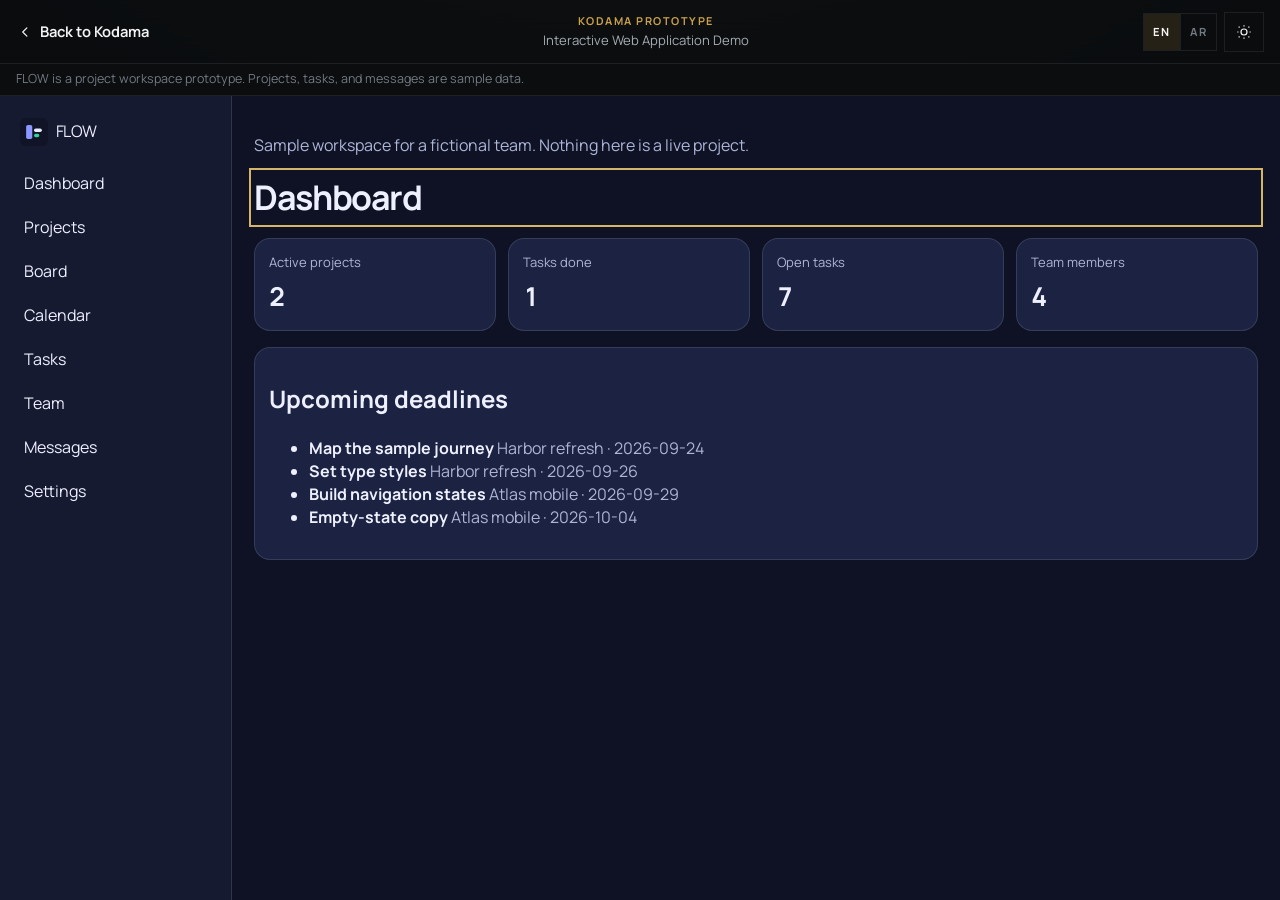
<file: demos/project-management/index.html>
<!DOCTYPE html>
<html lang="en" dir="ltr" data-theme="dark" data-page="flow">
<head>
  <meta charset="UTF-8">
  <meta name="viewport" content="width=device-width, initial-scale=1.0">
  <meta name="theme-color" content="#101426">
  <script src="../../js/boot.js"></script>
  <title>Kodama | FLOW Project Management Demo</title>
  <meta name="description" content="Interactive frontend prototype of the fictional FLOW project platform by Kodama. Sample tasks and team data only.">
  <link rel="icon" href="../../assets/logo/Kodama.png" type="image/png">
  <link rel="preconnect" href="https://fonts.googleapis.com">
  <link rel="preconnect" href="https://fonts.gstatic.com" crossorigin>
  <link href="https://fonts.googleapis.com/css2?family=IBM+Plex+Sans+Arabic:wght@400;500;600;700&family=Manrope:wght@400;500;600;700;800&display=swap" rel="stylesheet">
  <link rel="stylesheet" href="../shared/chrome.css">
  <link rel="stylesheet" href="css/style.css">
</head>
<body>
  <a class="skip-link" href="#app" data-i18n="ui.skip">Skip to content</a>
  <header class="demo-bar">
    <a class="demo-back" href="../../projects.html">
      <svg viewBox="0 0 24 24" aria-hidden="true"><path d="M14.5 6.5 9 12l5.5 5.5" fill="none" stroke="currentColor" stroke-width="1.6" stroke-linecap="round" stroke-linejoin="round"/></svg>
      <span data-i18n="demo.back">Back to Kodama</span>
    </a>
    <p class="demo-identity">
      <span class="demo-kicker" data-i18n="demo.kicker">Kodama Prototype</span>
      <span class="demo-kind" data-i18n="demo.kindWeb">Interactive Web Application Demo</span>
    </p>
    <div class="demo-controls">
      <div class="lang-switch" role="group" data-i18n-aria-label="ui.language" aria-label="Language">
        <button type="button" data-lang="en" aria-pressed="true">EN</button>
        <button type="button" data-lang="ar" aria-pressed="false">AR</button>
      </div>
      <button type="button" class="theme-toggle" aria-pressed="false" data-i18n-aria-label="ui.themeToLight" aria-label="Switch to light mode">
        <svg class="icon-sun" viewBox="0 0 24 24" fill="none" stroke="currentColor" stroke-width="1.6" aria-hidden="true"><circle cx="12" cy="12" r="4"/><path d="M12 3v1.6M12 19.4V21M4.93 4.93l1.13 1.13M17.94 17.94l1.13 1.13M3 12h1.6M19.4 12H21M4.93 19.07l1.13-1.13M17.94 6.06l1.13-1.13"/></svg>
        <svg class="icon-moon" viewBox="0 0 24 24" fill="none" stroke="currentColor" stroke-width="1.6" aria-hidden="true"><path d="M16.2 3.8A8.4 8.4 0 1 0 20.2 15 6.8 6.8 0 0 1 16.2 3.8z"/></svg>
      </button>
    </div>
  </header>
  <main class="stage stage-web">
    <p class="web-note" data-i18n="demo.flowNote">FLOW is a project workspace prototype. Projects, tasks, and messages are sample data.</p>
    <div id="app"></div>
  </main>
  <noscript><p class="web-note">This prototype needs JavaScript. It does not contact a server.</p></noscript>
  <script src="../../js/translations.js"></script>
  <script src="../../js/main.js"></script>
  <script src="js/app.js"></script>
</body>
</html>
</file>
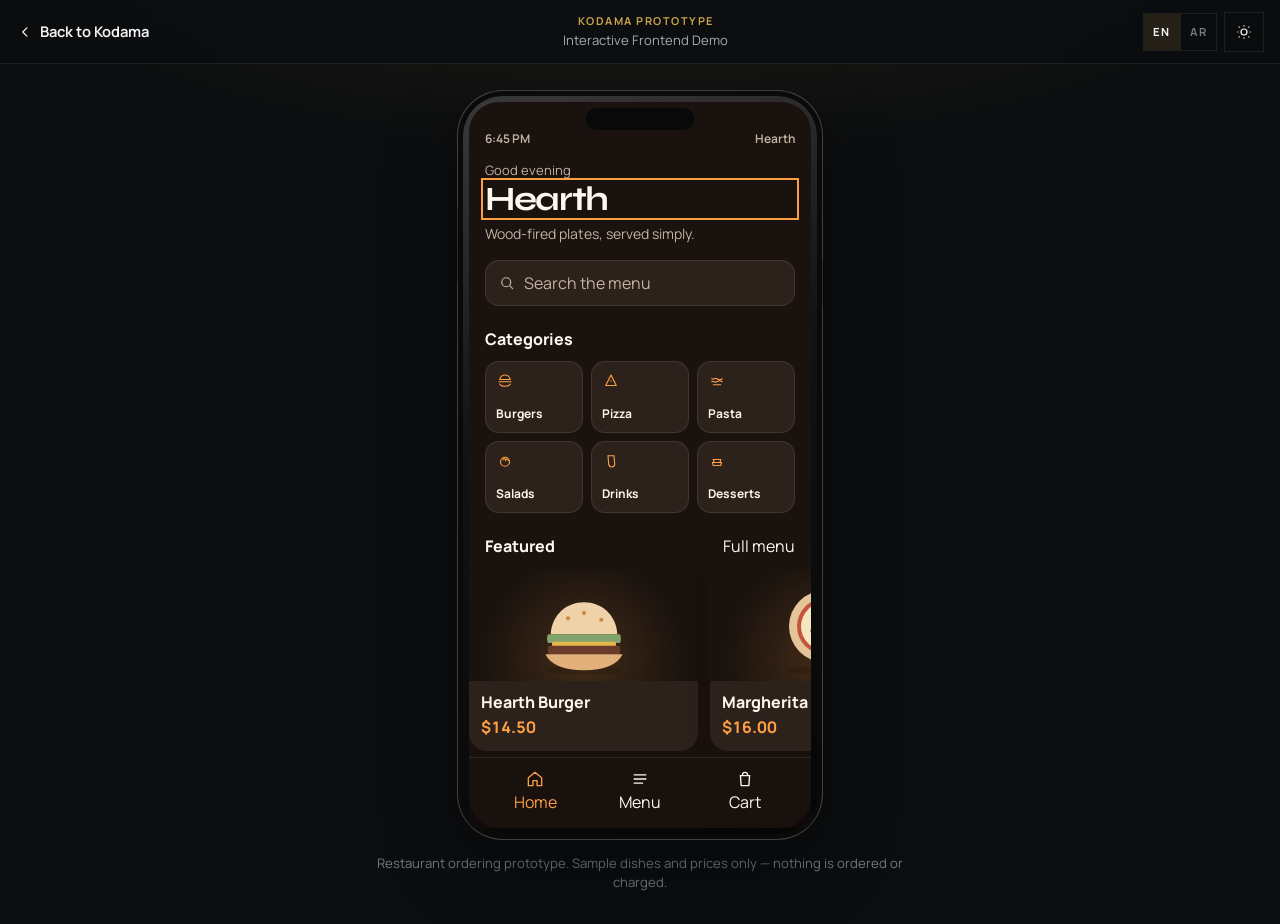
<file: demos/restaurant/index.html>
<!DOCTYPE html>
<html lang="en" dir="ltr" data-theme="dark" data-page="restaurant">
<head>
  <meta charset="UTF-8">
  <meta name="viewport" content="width=device-width, initial-scale=1.0">
  <meta name="theme-color" content="#0B0D0F">
  <script src="../../js/boot.js"></script>
  <title>Kodama | Restaurant App Demo</title>
  <meta name="description" content="Interactive frontend prototype of a restaurant ordering app by Kodama. Mock menu and cart only — not a live product.">
  <link rel="icon" href="../../assets/logo/Kodama.png" type="image/png">
  <link rel="preconnect" href="https://fonts.googleapis.com">
  <link rel="preconnect" href="https://fonts.gstatic.com" crossorigin>
  <link href="https://fonts.googleapis.com/css2?family=IBM+Plex+Sans+Arabic:wght@400;500;600;700&family=Manrope:wght@400;500;600;700&family=Syne:wght@500;600;700;800&display=swap" rel="stylesheet">
  <link rel="stylesheet" href="../shared/chrome.css">
  <link rel="stylesheet" href="css/style.css">
</head>
<body>
  <a class="skip-link" href="#app" data-i18n="ui.skip">Skip to content</a>
  <header class="demo-bar">
    <a class="demo-back" href="../../projects.html">
      <svg viewBox="0 0 24 24" aria-hidden="true"><path d="M14.5 6.5 9 12l5.5 5.5" fill="none" stroke="currentColor" stroke-width="1.6" stroke-linecap="round" stroke-linejoin="round"/></svg>
      <span data-i18n="demo.back">Back to Kodama</span>
    </a>
    <p class="demo-identity">
      <span class="demo-kicker" data-i18n="demo.kicker">Kodama Prototype</span>
      <span class="demo-kind" data-i18n="demo.kind">Interactive Frontend Demo</span>
    </p>
    <div class="demo-controls">
      <div class="lang-switch" role="group" data-i18n-aria-label="ui.language" aria-label="Language">
        <button type="button" data-lang="en" aria-pressed="true">EN</button>
        <button type="button" data-lang="ar" aria-pressed="false">AR</button>
      </div>
      <button type="button" class="theme-toggle" aria-pressed="false" data-i18n-aria-label="ui.themeToLight" aria-label="Switch to light mode">
        <svg class="icon-sun" viewBox="0 0 24 24" fill="none" stroke="currentColor" stroke-width="1.6" aria-hidden="true"><circle cx="12" cy="12" r="4"/><path d="M12 3v1.6M12 19.4V21M4.93 4.93l1.13 1.13M17.94 17.94l1.13 1.13M3 12h1.6M19.4 12H21M4.93 19.07l1.13-1.13M17.94 6.06l1.13-1.13"/></svg>
        <svg class="icon-moon" viewBox="0 0 24 24" fill="none" stroke="currentColor" stroke-width="1.6" aria-hidden="true"><path d="M16.2 3.8A8.4 8.4 0 1 0 20.2 15 6.8 6.8 0 0 1 16.2 3.8z"/></svg>
      </button>
    </div>
  </header>
  <main class="stage">
    <div class="device">
      <div class="notch" aria-hidden="true"></div>
      <div class="device-screen" id="app">
        <div id="toast" class="toast" role="status" hidden></div>
        <div id="view"></div>
      </div>
    </div>
    <p class="stage-note" data-i18n="demo.restaurantNote">Restaurant ordering prototype. Sample dishes and prices only — nothing is ordered or charged.</p>
  </main>
  <noscript><p class="stage-note">This prototype needs JavaScript. It does not contact a server.</p></noscript>
  <script src="../../js/translations.js"></script>
  <script src="../../js/main.js"></script>
  <script src="js/app.js"></script>
</body>
</html>
</file>
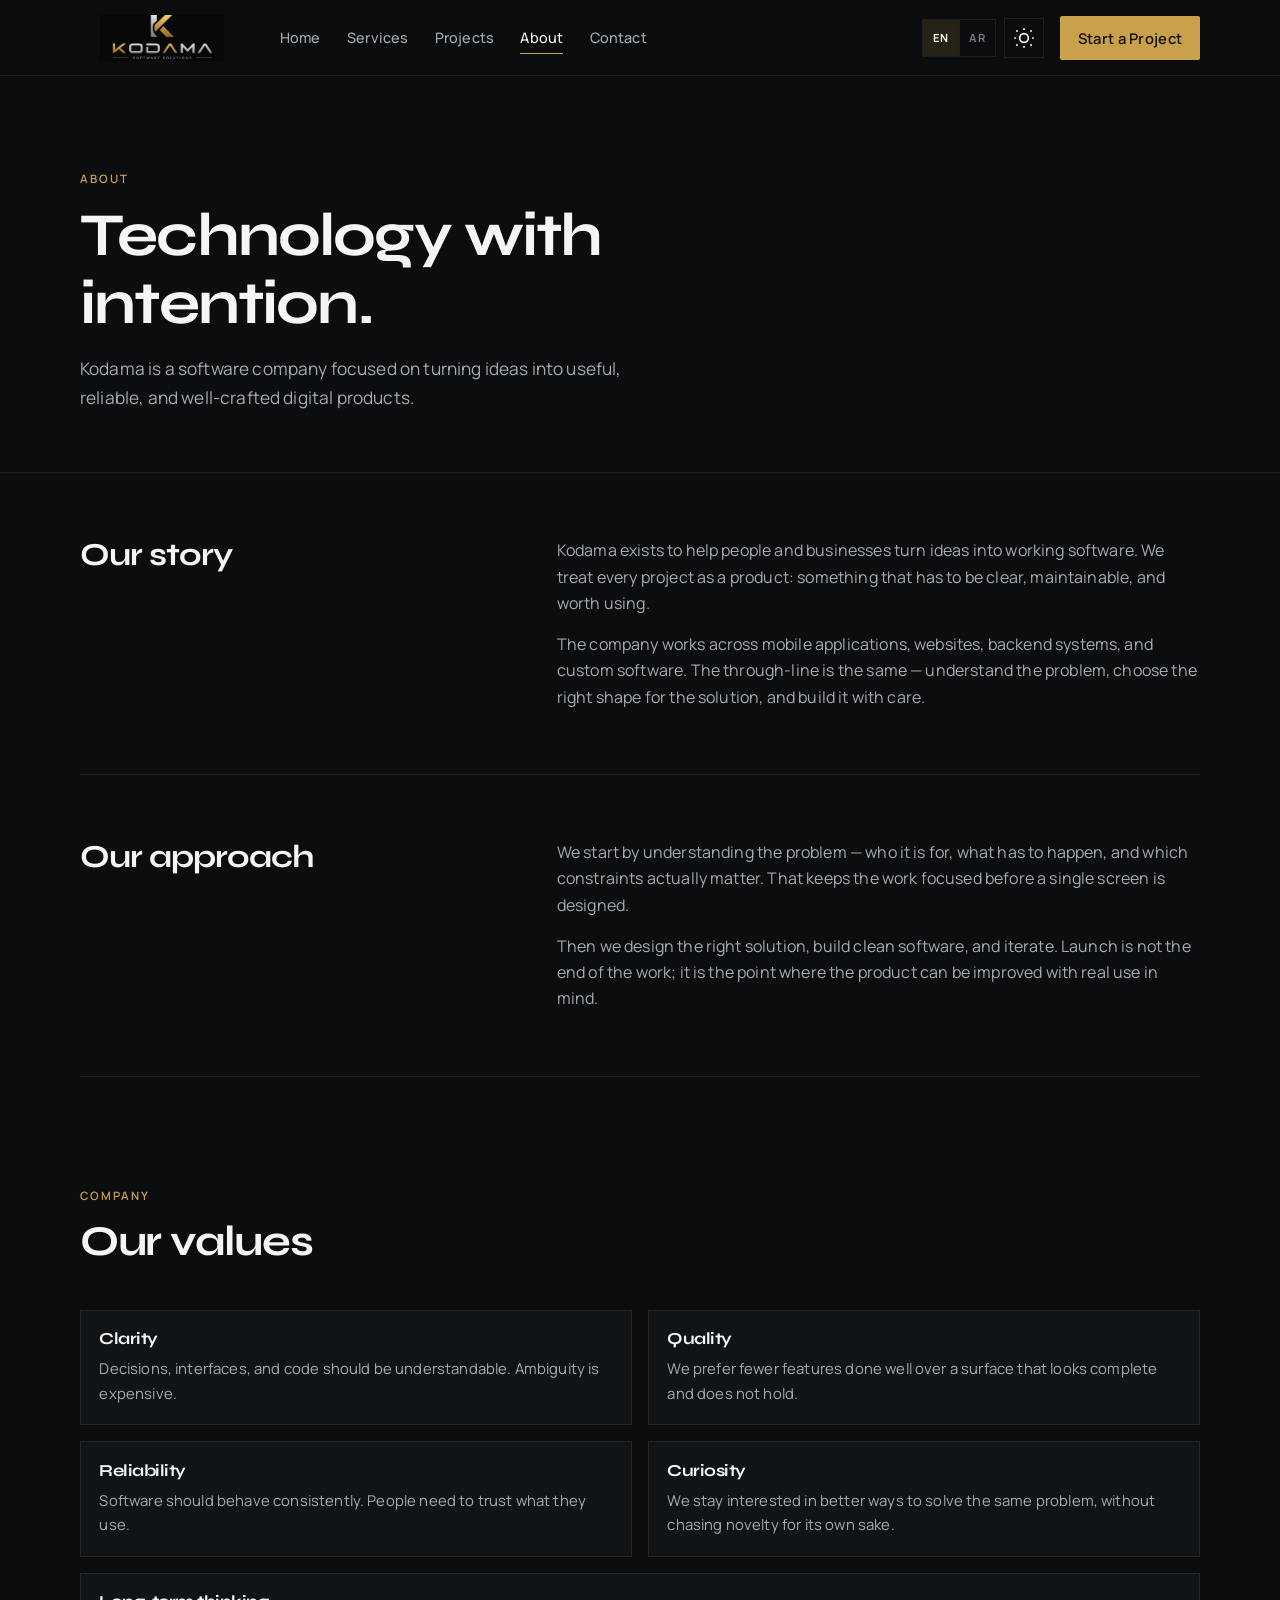
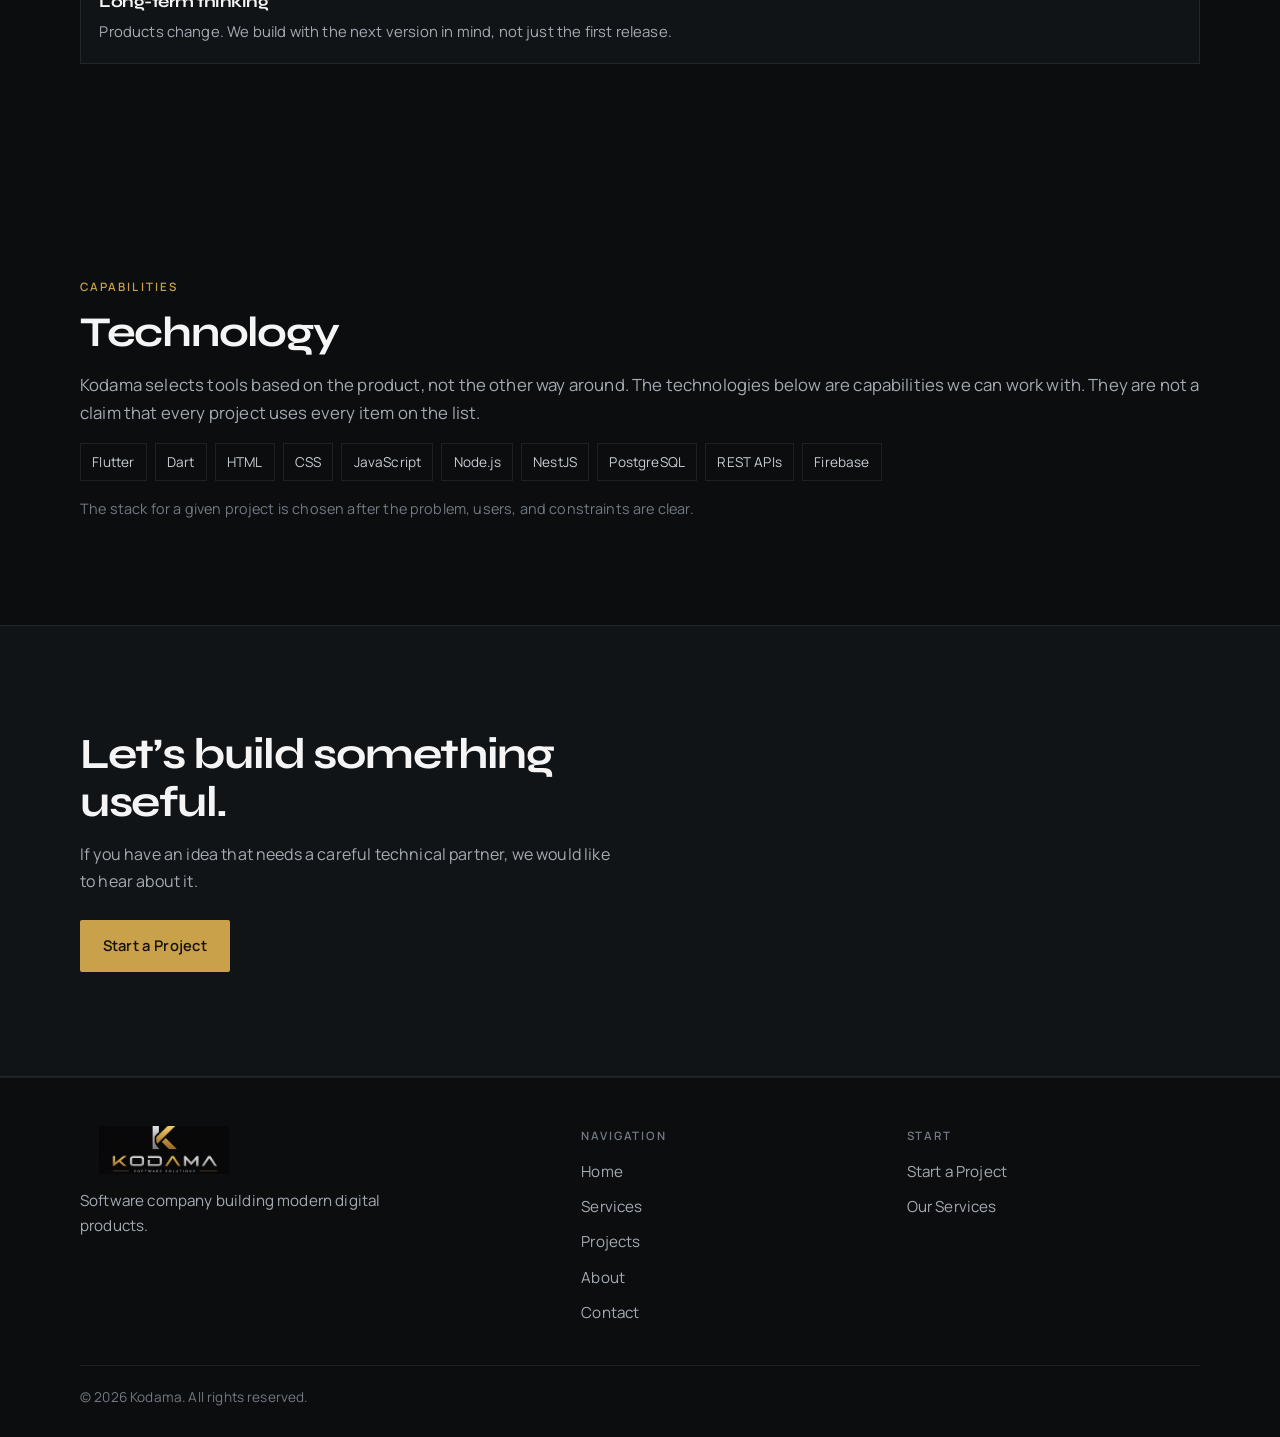
<file: about.html>
<!DOCTYPE html>
<html lang="en" dir="ltr" data-theme="dark" data-page="about">
<head>
  <meta charset="UTF-8">
  <meta name="viewport" content="width=device-width, initial-scale=1.0">
  <meta name="theme-color" content="#0B0D0F">
  <script src="js/boot.js"></script>
  <title>Kodama | About</title>
  <meta name="description" content="Kodama is a software company focused on turning ideas into useful, reliable, and well-crafted digital products.">
  <link rel="canonical" href="about.html">
  <meta property="og:title" content="Kodama | About">
  <meta property="og:description" content="Kodama is a software company focused on turning ideas into useful, reliable, and well-crafted digital products.">
  <meta property="og:type" content="website">
  <meta property="og:image" content="assets/logo/Kodama.png">
  <link rel="icon" href="assets/logo/Kodama.png" type="image/png">
  <link rel="preconnect" href="https://fonts.googleapis.com">
  <link rel="preconnect" href="https://fonts.gstatic.com" crossorigin>
  <link href="https://fonts.googleapis.com/css2?family=IBM+Plex+Sans+Arabic:wght@400;500;600;700&family=Manrope:wght@400;500;600;700&family=Syne:wght@500;600;700;800&display=swap" rel="stylesheet">
  <link rel="stylesheet" href="css/style.css">
  <link rel="stylesheet" href="css/responsive.css">
  <noscript>
    <style>
      .reveal { opacity: 1; transform: none; }
      .nav-toggle { display: none; }
      .nav-panel { display: flex; position: static; transform: none; width: auto; height: auto; padding: 0; background: transparent; border: 0; }
    </style>
  </noscript>
</head>
<body>
  <a class="skip-link" href="#main" data-i18n="ui.skip">Skip to content</a>

  <header class="site-header">
    <nav class="nav" aria-label="Primary" data-i18n-aria-label="ui.primaryNav">
      <a href="index.html" class="nav-brand">
        <span class="nav-logo">
          <img src="assets/logo/Kodama.png" alt="Kodama">
        </span>
      </a>
      <div class="nav-actions">
        <div class="lang-switch" role="group" data-i18n-aria-label="ui.language">
          <button type="button" data-lang="en" aria-pressed="true">EN</button>
          <button type="button" data-lang="ar" aria-pressed="false">AR</button>
        </div>
        <button type="button" class="theme-toggle" aria-pressed="false" data-i18n-aria-label="ui.themeToLight">
          <svg class="icon-sun" viewBox="0 0 24 24" fill="none" stroke="currentColor" stroke-width="1.6" aria-hidden="true">
            <circle cx="12" cy="12" r="4"/>
            <path d="M12 3v1.6M12 19.4V21M4.93 4.93l1.13 1.13M17.94 17.94l1.13 1.13M3 12h1.6M19.4 12H21M4.93 19.07l1.13-1.13M17.94 6.06l1.13-1.13"/>
          </svg>
          <svg class="icon-moon" viewBox="0 0 24 24" fill="none" stroke="currentColor" stroke-width="1.6" aria-hidden="true">
            <path d="M16.2 3.8A8.4 8.4 0 1 0 20.2 15 6.8 6.8 0 0 1 16.2 3.8z"/>
          </svg>
        </button>
      </div>
      <button class="nav-toggle" type="button" aria-label="Open menu" aria-expanded="false" aria-controls="primary-menu" data-i18n-aria-label="ui.openMenu">
        <span class="nav-toggle-bar"></span>
        <span class="nav-toggle-bar"></span>
      </button>
      <div class="nav-panel" id="primary-menu">
        <ul class="nav-links">
          <li><a href="index.html" data-i18n="nav.home">Home</a></li>
          <li><a href="services.html" data-i18n="nav.services">Services</a></li>
          <li><a href="projects.html" data-i18n="nav.projects">Projects</a></li>
          <li><a href="about.html" aria-current="page" data-i18n="nav.about">About</a></li>
          <li><a href="contact.html" data-i18n="nav.contact">Contact</a></li>
        </ul>
        <a class="btn btn-primary nav-cta nav-cta-mobile" href="contact.html" data-i18n="nav.cta">Start a Project</a>
      </div>
      <a class="btn btn-primary nav-cta nav-cta-desktop" href="contact.html" data-i18n="nav.cta">Start a Project</a>
    </nav>
  </header>
  <div class="nav-overlay" hidden></div>

  <main id="main">
    <section class="page-hero">
      <div class="container reveal">
        <span class="eyebrow" data-i18n="aboutPage.eyebrow">About</span>
        <h1 data-i18n="aboutPage.title">Technology with intention.</h1>
        <p data-i18n="aboutPage.lead">Kodama is a software company focused on turning ideas into useful, reliable, and well-crafted digital products.</p>
      </div>
    </section>

    <section class="container">
      <article class="split-block">
        <h2 class="reveal" data-i18n="aboutPage.storyTitle">Our story</h2>
        <div class="split-copy reveal reveal-delay-1">
          <p data-i18n="aboutPage.story1">Kodama exists to help people and businesses turn ideas into working software. We treat every project as a product: something that has to be clear, maintainable, and worth using.</p>
          <p data-i18n="aboutPage.story2">The company works across mobile applications, websites, backend systems, and custom software. The through-line is the same — understand the problem, choose the right shape for the solution, and build it with care.</p>
        </div>
      </article>

      <article class="split-block">
        <h2 class="reveal" data-i18n="aboutPage.approachTitle">Our approach</h2>
        <div class="split-copy reveal reveal-delay-1">
          <p data-i18n="aboutPage.approach1">We start by understanding the problem — who it is for, what has to happen, and which constraints actually matter. That keeps the work focused before a single screen is designed.</p>
          <p data-i18n="aboutPage.approach2">Then we design the right solution, build clean software, and iterate. Launch is not the end of the work; it is the point where the product can be improved with real use in mind.</p>
        </div>
      </article>
    </section>

    <section class="section" aria-labelledby="values-title">
      <div class="container">
        <div class="section-header reveal">
          <span class="eyebrow" data-i18n="aboutPage.valuesEyebrow">Company</span>
          <h2 class="section-title" id="values-title" data-i18n="aboutPage.valuesTitle">Our values</h2>
        </div>
        <div class="values-grid">
          <article class="value-item reveal">
            <h3 data-i18n="aboutPage.v1Title">Clarity</h3>
            <p data-i18n="aboutPage.v1Copy">Decisions, interfaces, and code should be understandable. Ambiguity is expensive.</p>
          </article>
          <article class="value-item reveal reveal-delay-1">
            <h3 data-i18n="aboutPage.v2Title">Quality</h3>
            <p data-i18n="aboutPage.v2Copy">We prefer fewer features done well over a surface that looks complete and does not hold.</p>
          </article>
          <article class="value-item reveal">
            <h3 data-i18n="aboutPage.v3Title">Reliability</h3>
            <p data-i18n="aboutPage.v3Copy">Software should behave consistently. People need to trust what they use.</p>
          </article>
          <article class="value-item reveal reveal-delay-1">
            <h3 data-i18n="aboutPage.v4Title">Curiosity</h3>
            <p data-i18n="aboutPage.v4Copy">We stay interested in better ways to solve the same problem, without chasing novelty for its own sake.</p>
          </article>
          <article class="value-item reveal">
            <h3 data-i18n="aboutPage.v5Title">Long-term thinking</h3>
            <p data-i18n="aboutPage.v5Copy">Products change. We build with the next version in mind, not just the first release.</p>
          </article>
        </div>
      </div>
    </section>

    <section class="section section-flush" aria-labelledby="tech-title">
      <div class="container reveal">
        <span class="eyebrow" data-i18n="aboutPage.techEyebrow">Capabilities</span>
        <h2 class="section-title" id="tech-title" data-i18n="aboutPage.techTitle">Technology</h2>
        <p class="section-copy" data-i18n="aboutPage.techCopy">Kodama selects tools based on the product, not the other way around. The technologies below are capabilities we can work with. They are not a claim that every project uses every item on the list.</p>
        <ul class="tech-list">
          <li>Flutter</li>
          <li>Dart</li>
          <li>HTML</li>
          <li>CSS</li>
          <li>JavaScript</li>
          <li>Node.js</li>
          <li>NestJS</li>
          <li>PostgreSQL</li>
          <li>REST APIs</li>
          <li>Firebase</li>
        </ul>
        <p class="note" data-i18n="aboutPage.techNote">The stack for a given project is chosen after the problem, users, and constraints are clear.</p>
      </div>
    </section>

    <section class="section cta-band" aria-labelledby="cta-title">
      <div class="container reveal">
        <h2 id="cta-title" data-i18n="aboutPage.ctaTitle">Let’s build something useful.</h2>
        <p data-i18n="aboutPage.ctaCopy">If you have an idea that needs a careful technical partner, we would like to hear about it.</p>
        <a class="btn btn-primary" href="contact.html" data-i18n="nav.cta">Start a Project</a>
      </div>
    </section>
  </main>

  <footer class="site-footer">
    <div class="container">
      <div class="footer-grid">
        <div>
          <a class="footer-logo" href="index.html">
            <img src="assets/logo/Kodama.png" alt="Kodama" loading="lazy">
          </a>
          <p class="footer-copy" data-i18n="footer.copy">Software company building modern digital products.</p>
        </div>
        <div>
          <p class="footer-heading" data-i18n="footer.navigation">Navigation</p>
          <ul class="footer-links">
            <li><a href="index.html" data-i18n="nav.home">Home</a></li>
            <li><a href="services.html" data-i18n="nav.services">Services</a></li>
            <li><a href="projects.html" data-i18n="nav.projects">Projects</a></li>
            <li><a href="about.html" data-i18n="nav.about">About</a></li>
            <li><a href="contact.html" data-i18n="nav.contact">Contact</a></li>
          </ul>
        </div>
        <div>
          <p class="footer-heading" data-i18n="footer.start">Start</p>
          <ul class="footer-links">
            <li><a href="contact.html" data-i18n="nav.cta">Start a Project</a></li>
            <li><a href="services.html" data-i18n="footer.ourServices">Our Services</a></li>
          </ul>
        </div>
      </div>
      <p class="footer-bottom" data-i18n="footer.copyright">© 2026 Kodama. All rights reserved.</p>
    </div>
  </footer>

  <script src="js/translations.js"></script>
  <script src="js/main.js"></script>
</body>
</html>
</file>
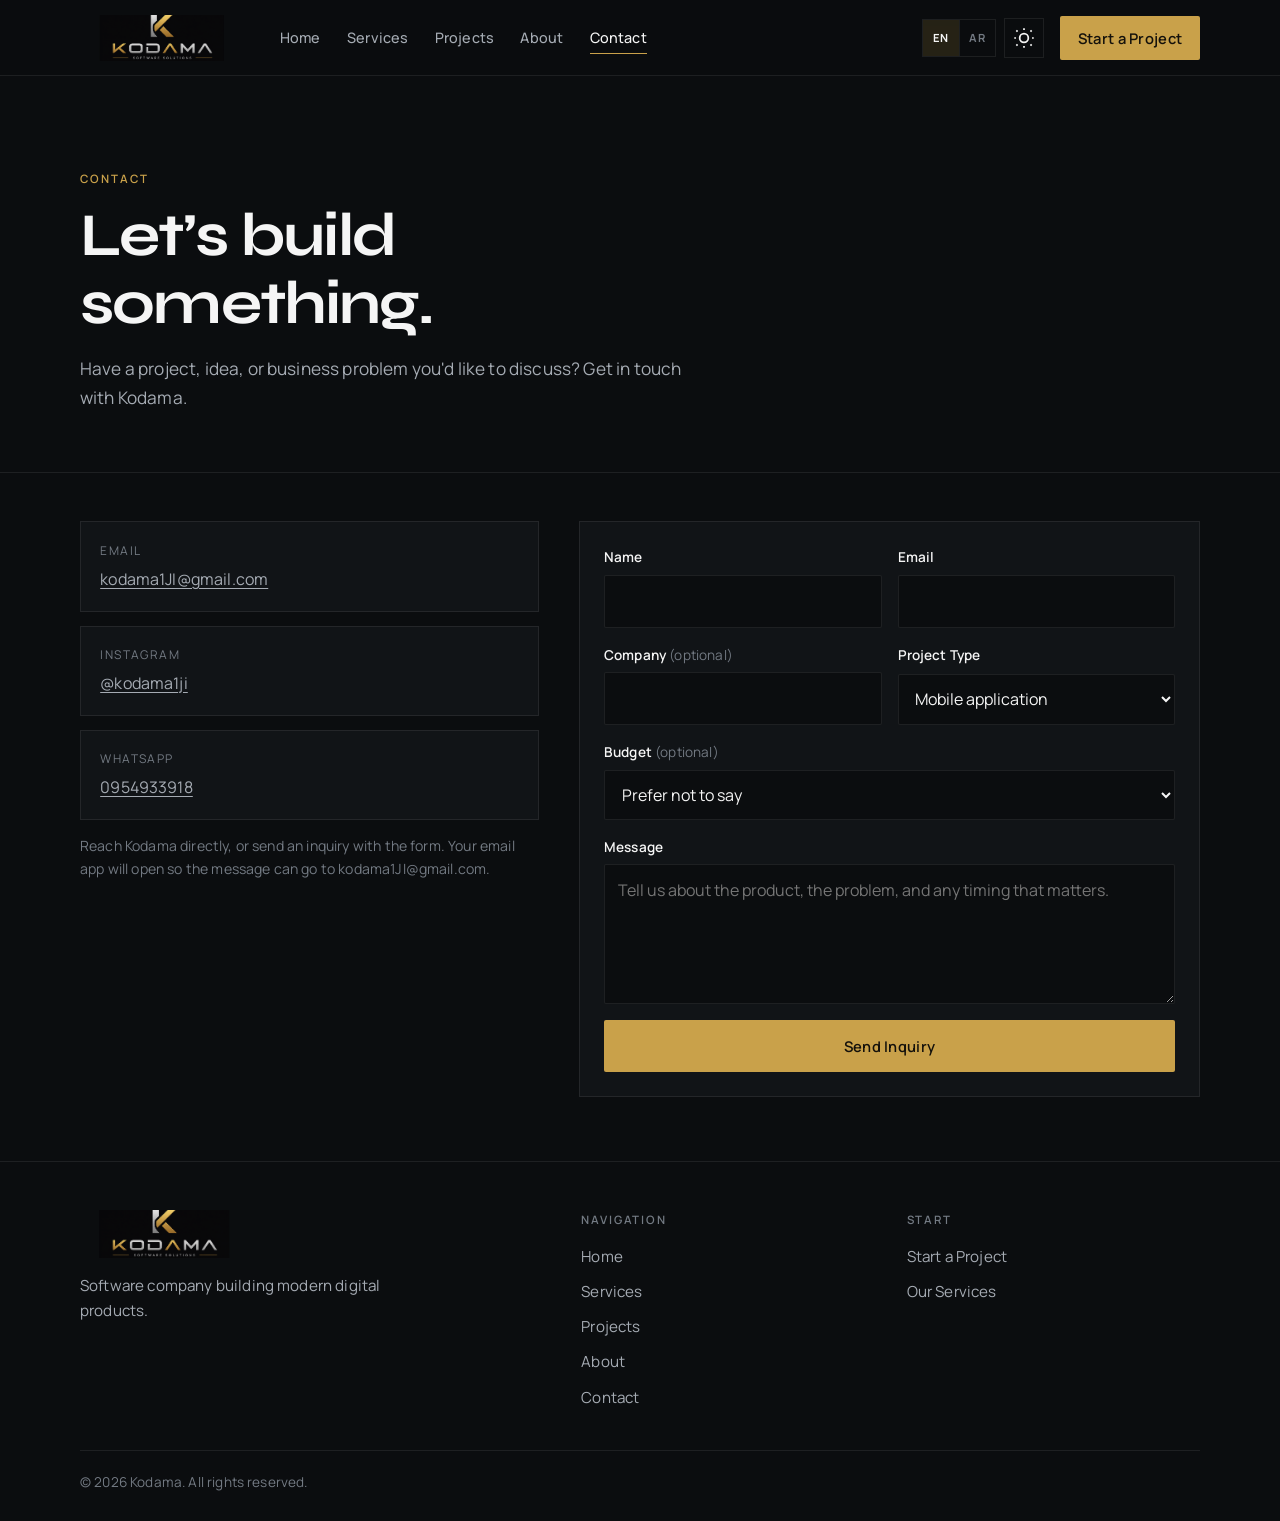
<file: contact.html>
<!DOCTYPE html>
<html lang="en" dir="ltr" data-theme="dark" data-page="contact">
<head>
  <meta charset="UTF-8">
  <meta name="viewport" content="width=device-width, initial-scale=1.0">
  <meta name="theme-color" content="#0B0D0F">
  <script src="js/boot.js"></script>
  <title>Kodama | Start a Project</title>
  <meta name="description" content="Get in touch with Kodama to discuss a project, idea, or business problem that needs a digital product.">
  <link rel="canonical" href="contact.html">
  <meta property="og:title" content="Kodama | Start a Project">
  <meta property="og:description" content="Get in touch with Kodama to discuss a project, idea, or business problem that needs a digital product.">
  <meta property="og:type" content="website">
  <meta property="og:image" content="assets/logo/Kodama.png">
  <link rel="icon" href="assets/logo/Kodama.png" type="image/png">
  <link rel="preconnect" href="https://fonts.googleapis.com">
  <link rel="preconnect" href="https://fonts.gstatic.com" crossorigin>
  <link href="https://fonts.googleapis.com/css2?family=IBM+Plex+Sans+Arabic:wght@400;500;600;700&family=Manrope:wght@400;500;600;700&family=Syne:wght@500;600;700;800&display=swap" rel="stylesheet">
  <link rel="stylesheet" href="css/style.css">
  <link rel="stylesheet" href="css/responsive.css">
  <noscript>
    <style>
      .reveal { opacity: 1; transform: none; }
      .nav-toggle { display: none; }
      .nav-panel { display: flex; position: static; transform: none; width: auto; height: auto; padding: 0; background: transparent; border: 0; }
    </style>
  </noscript>
</head>
<body>
  <a class="skip-link" href="#main" data-i18n="ui.skip">Skip to content</a>

  <header class="site-header">
    <nav class="nav" aria-label="Primary" data-i18n-aria-label="ui.primaryNav">
      <a href="index.html" class="nav-brand">
        <span class="nav-logo">
          <img src="assets/logo/Kodama.png" alt="Kodama">
        </span>
      </a>
      <div class="nav-actions">
        <div class="lang-switch" role="group" data-i18n-aria-label="ui.language">
          <button type="button" data-lang="en" aria-pressed="true">EN</button>
          <button type="button" data-lang="ar" aria-pressed="false">AR</button>
        </div>
        <button type="button" class="theme-toggle" aria-pressed="false" data-i18n-aria-label="ui.themeToLight">
          <svg class="icon-sun" viewBox="0 0 24 24" fill="none" stroke="currentColor" stroke-width="1.6" aria-hidden="true">
            <circle cx="12" cy="12" r="4"/>
            <path d="M12 3v1.6M12 19.4V21M4.93 4.93l1.13 1.13M17.94 17.94l1.13 1.13M3 12h1.6M19.4 12H21M4.93 19.07l1.13-1.13M17.94 6.06l1.13-1.13"/>
          </svg>
          <svg class="icon-moon" viewBox="0 0 24 24" fill="none" stroke="currentColor" stroke-width="1.6" aria-hidden="true">
            <path d="M16.2 3.8A8.4 8.4 0 1 0 20.2 15 6.8 6.8 0 0 1 16.2 3.8z"/>
          </svg>
        </button>
      </div>
      <button class="nav-toggle" type="button" aria-label="Open menu" aria-expanded="false" aria-controls="primary-menu" data-i18n-aria-label="ui.openMenu">
        <span class="nav-toggle-bar"></span>
        <span class="nav-toggle-bar"></span>
      </button>
      <div class="nav-panel" id="primary-menu">
        <ul class="nav-links">
          <li><a href="index.html" data-i18n="nav.home">Home</a></li>
          <li><a href="services.html" data-i18n="nav.services">Services</a></li>
          <li><a href="projects.html" data-i18n="nav.projects">Projects</a></li>
          <li><a href="about.html" data-i18n="nav.about">About</a></li>
          <li><a href="contact.html" aria-current="page" data-i18n="nav.contact">Contact</a></li>
        </ul>
        <a class="btn btn-primary nav-cta nav-cta-mobile" href="contact.html" data-i18n="nav.cta">Start a Project</a>
      </div>
      <a class="btn btn-primary nav-cta nav-cta-desktop" href="contact.html" data-i18n="nav.cta">Start a Project</a>
    </nav>
  </header>
  <div class="nav-overlay" hidden></div>

  <main id="main">
    <section class="page-hero">
      <div class="container reveal">
        <span class="eyebrow" data-i18n="contact.eyebrow">Contact</span>
        <h1 data-i18n="contact.title">Let’s build something.</h1>
        <p data-i18n="contact.lead">Have a project, idea, or business problem you'd like to discuss? Get in touch with Kodama.</p>
      </div>
    </section>

    <section class="container contact-layout">
      <div>
        <div class="contact-cards">
          <article class="contact-card reveal">
            <span data-i18n="contact.email">Email</span>
            <p><a href="mailto:kodama1JI@gmail.com">kodama1JI@gmail.com</a></p>
          </article>
          <article class="contact-card reveal">
            <span data-i18n="contact.instagram">Instagram</span>
            <p><a href="https://www.instagram.com/kodama1ji" target="_blank" rel="noopener noreferrer">@kodama1ji</a></p>
          </article>
          <article class="contact-card reveal">
            <span data-i18n="contact.whatsapp">WhatsApp</span>
            <p><a href="https://wa.me/963954933918" target="_blank" rel="noopener noreferrer">0954933918</a></p>
          </article>
        </div>
        <p class="placeholder-note" data-i18n="contact.note">Reach Kodama directly, or send an inquiry with the form. Your email app will open so the message can go to kodama1JI@gmail.com.</p>
      </div>

      <form class="inquiry-form reveal" novalidate>
        <div class="form-row">
          <div class="field">
            <label for="name" data-i18n="contact.name">Name</label>
            <input id="name" name="name" type="text" autocomplete="name" required>
            <span class="field-error" hidden></span>
          </div>
          <div class="field">
            <label for="email" data-i18n="contact.emailLabel">Email</label>
            <input id="email" name="email" type="email" autocomplete="email" required>
            <span class="field-error" hidden></span>
          </div>
        </div>
        <div class="form-row">
          <div class="field">
            <label for="company"><span data-i18n="contact.company">Company</span> <span class="optional" data-i18n="contact.optional">(optional)</span></label>
            <input id="company" name="company" type="text" autocomplete="organization">
          </div>
          <div class="field">
            <label for="project-type" data-i18n="contact.projectType">Project Type</label>
            <select id="project-type" name="project-type">
              <option value="mobile" data-i18n="contact.typeMobile">Mobile application</option>
              <option value="web" data-i18n="contact.typeWeb">Website / web platform</option>
              <option value="backend" data-i18n="contact.typeBackend">Backend &amp; APIs</option>
              <option value="custom" data-i18n="contact.typeCustom">Custom software</option>
              <option value="other" data-i18n="contact.typeOther">Not sure yet</option>
            </select>
          </div>
        </div>
        <div class="field">
          <label for="budget"><span data-i18n="contact.budget">Budget</span> <span class="optional" data-i18n="contact.optional">(optional)</span></label>
          <select id="budget" name="budget">
            <option value="" data-i18n="contact.budgetEmpty">Prefer not to say</option>
            <option value="explore" data-i18n="contact.budgetExplore">Still exploring</option>
            <option value="defined" data-i18n="contact.budgetDefined">Budget is defined</option>
            <option value="later" data-i18n="contact.budgetLater">To be discussed later</option>
          </select>
        </div>
        <div class="field">
          <label for="message" data-i18n="contact.message">Message</label>
          <textarea id="message" name="message" required placeholder="Tell us about the product, the problem, and any timing that matters." data-i18n-placeholder="contact.placeholder"></textarea>
          <span class="field-error" hidden></span>
        </div>
        <p class="form-status" role="status" aria-live="polite" hidden></p>
        <button class="btn btn-primary" type="submit" data-i18n="contact.submit">Send Inquiry</button>
      </form>
    </section>
  </main>

  <footer class="site-footer">
    <div class="container">
      <div class="footer-grid">
        <div>
          <a class="footer-logo" href="index.html">
            <img src="assets/logo/Kodama.png" alt="Kodama" loading="lazy">
          </a>
          <p class="footer-copy" data-i18n="footer.copy">Software company building modern digital products.</p>
        </div>
        <div>
          <p class="footer-heading" data-i18n="footer.navigation">Navigation</p>
          <ul class="footer-links">
            <li><a href="index.html" data-i18n="nav.home">Home</a></li>
            <li><a href="services.html" data-i18n="nav.services">Services</a></li>
            <li><a href="projects.html" data-i18n="nav.projects">Projects</a></li>
            <li><a href="about.html" data-i18n="nav.about">About</a></li>
            <li><a href="contact.html" data-i18n="nav.contact">Contact</a></li>
          </ul>
        </div>
        <div>
          <p class="footer-heading" data-i18n="footer.start">Start</p>
          <ul class="footer-links">
            <li><a href="contact.html" data-i18n="nav.cta">Start a Project</a></li>
            <li><a href="services.html" data-i18n="footer.ourServices">Our Services</a></li>
          </ul>
        </div>
      </div>
      <p class="footer-bottom" data-i18n="footer.copyright">© 2026 Kodama. All rights reserved.</p>
    </div>
  </footer>

  <script src="js/translations.js"></script>
  <script src="js/main.js"></script>
</body>
</html>
</file>
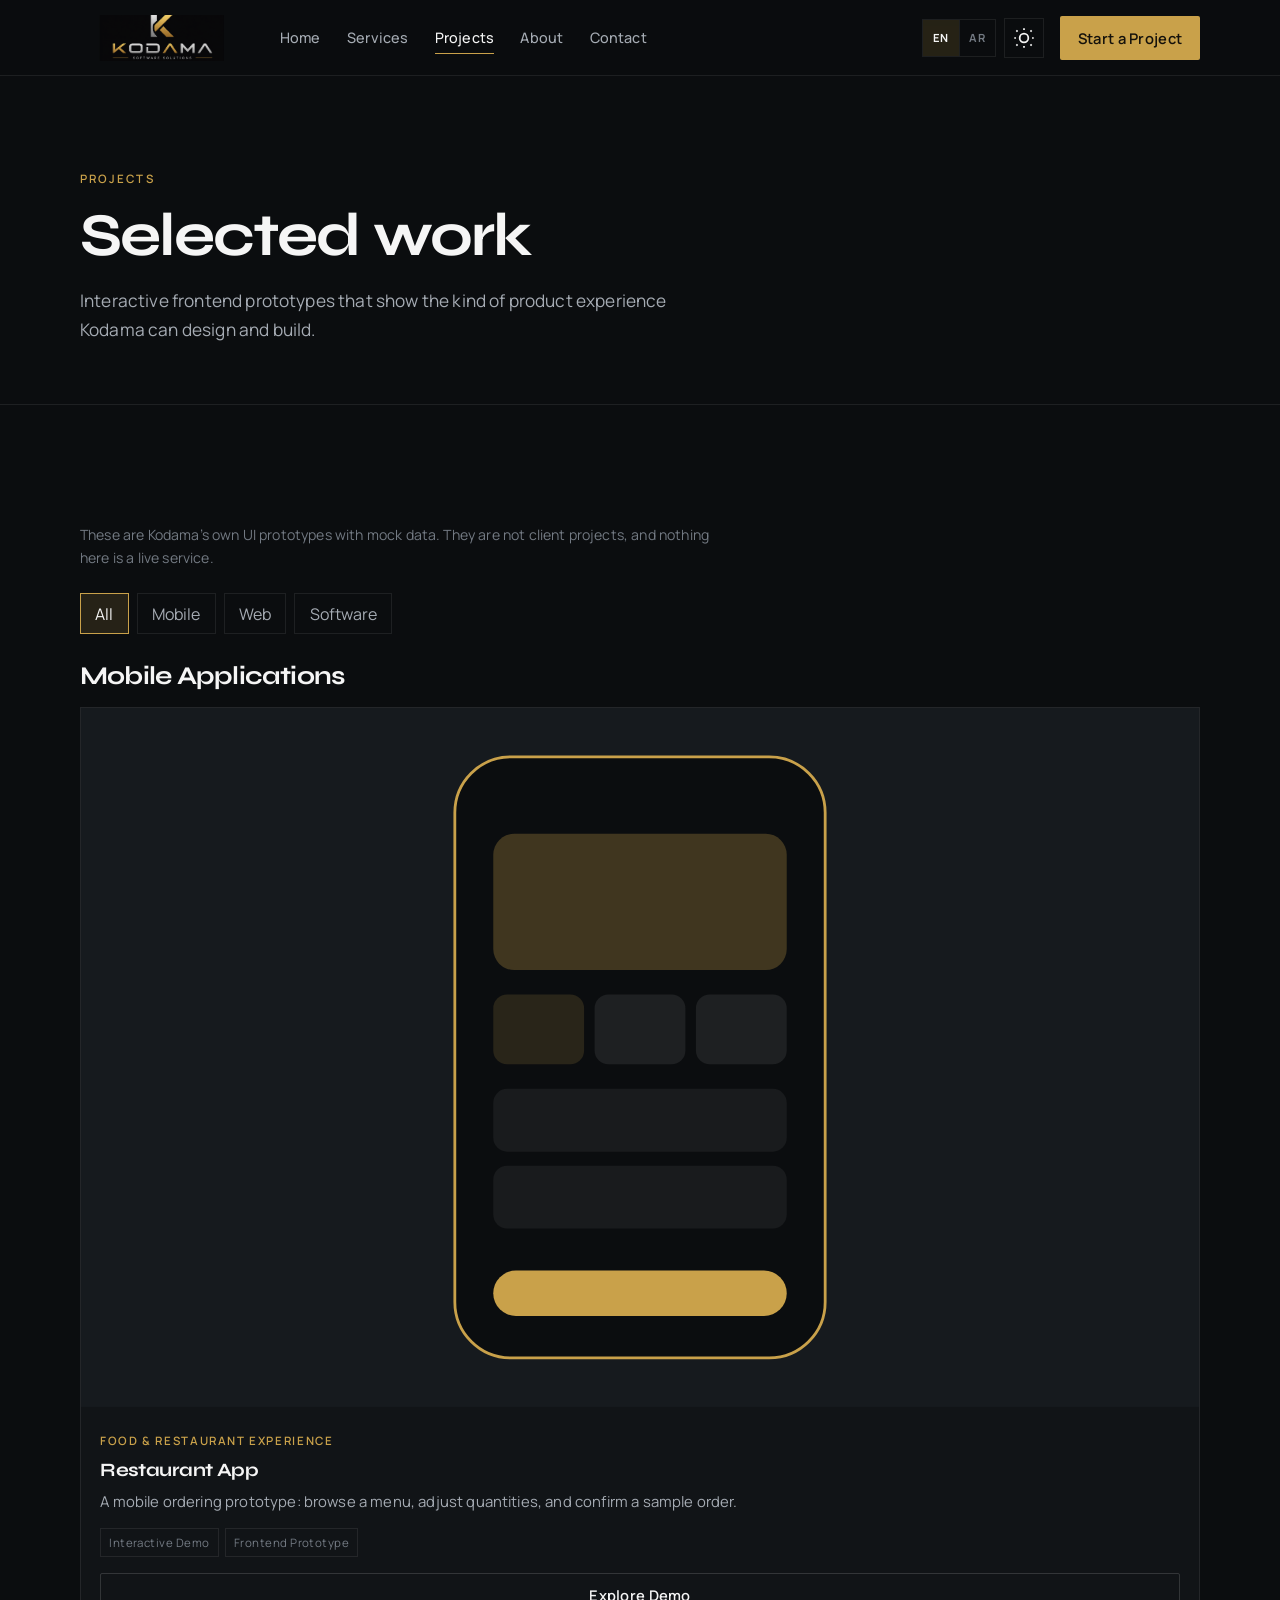
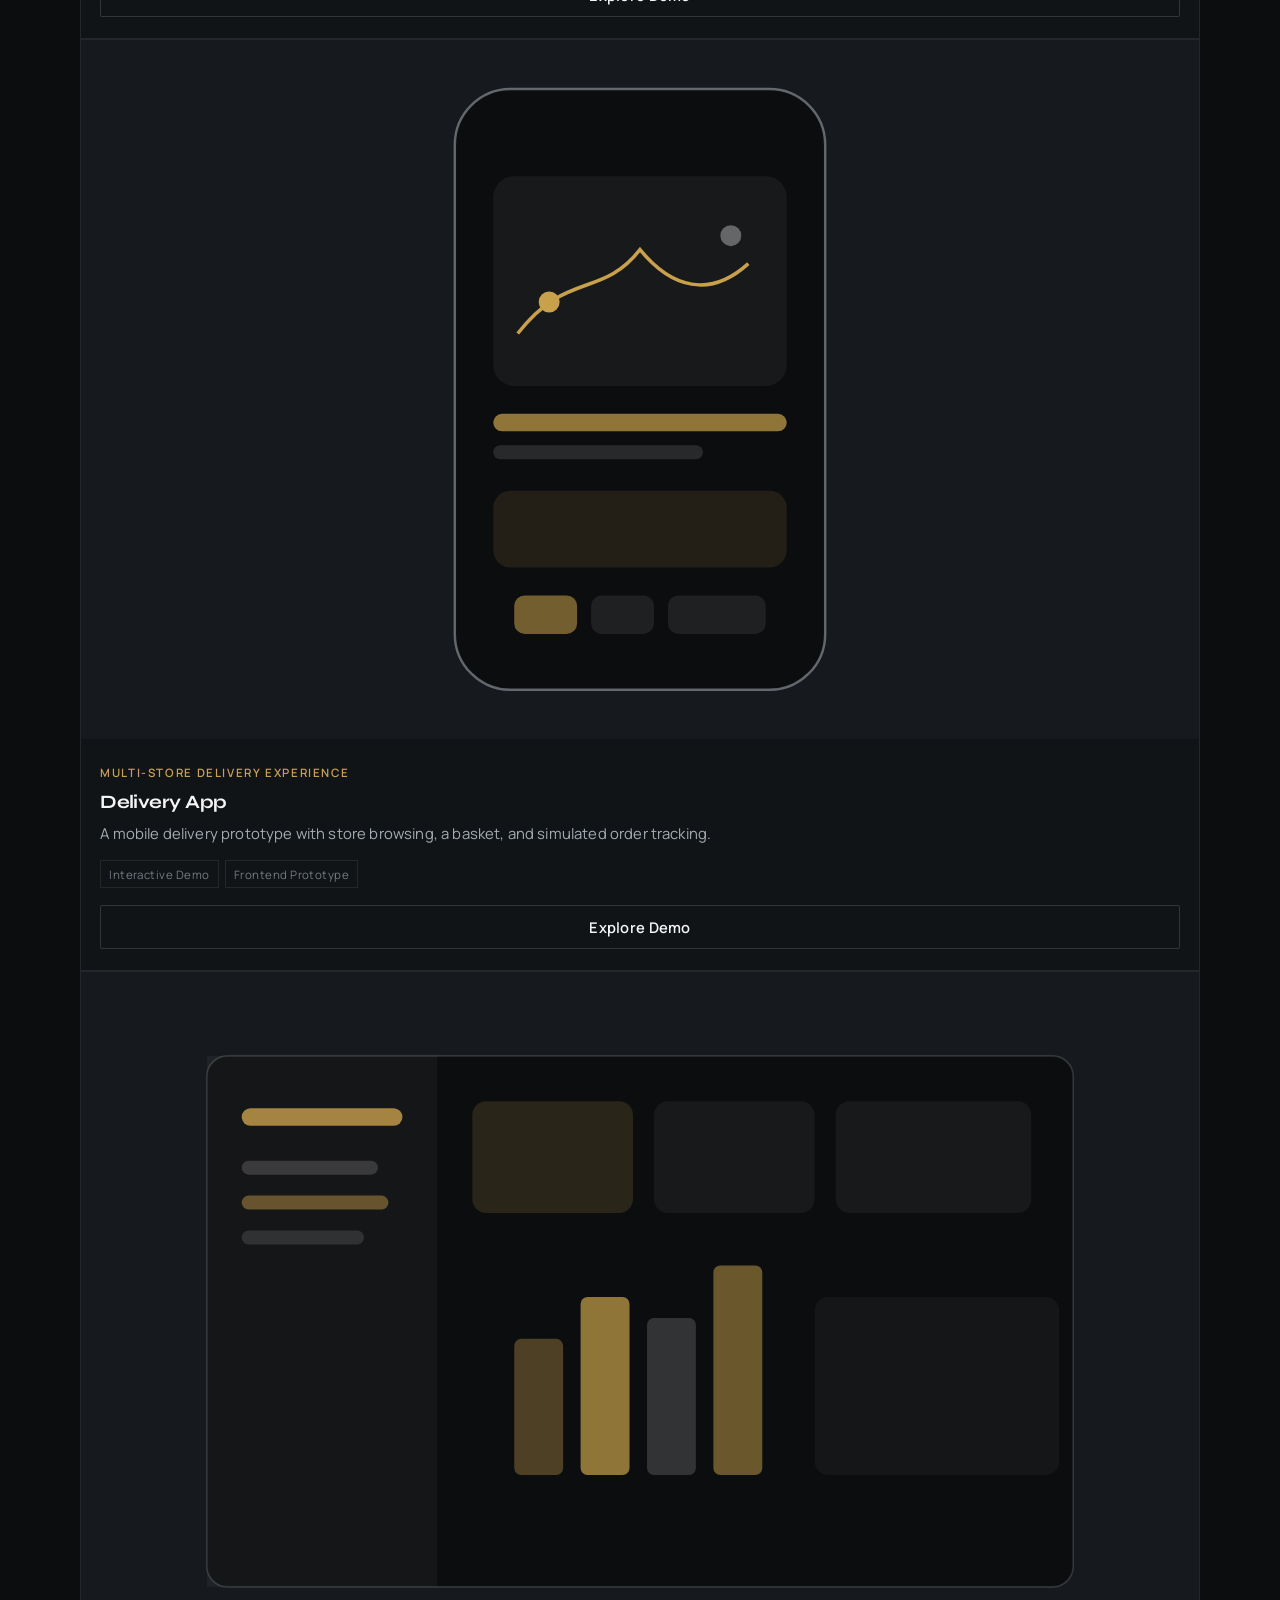
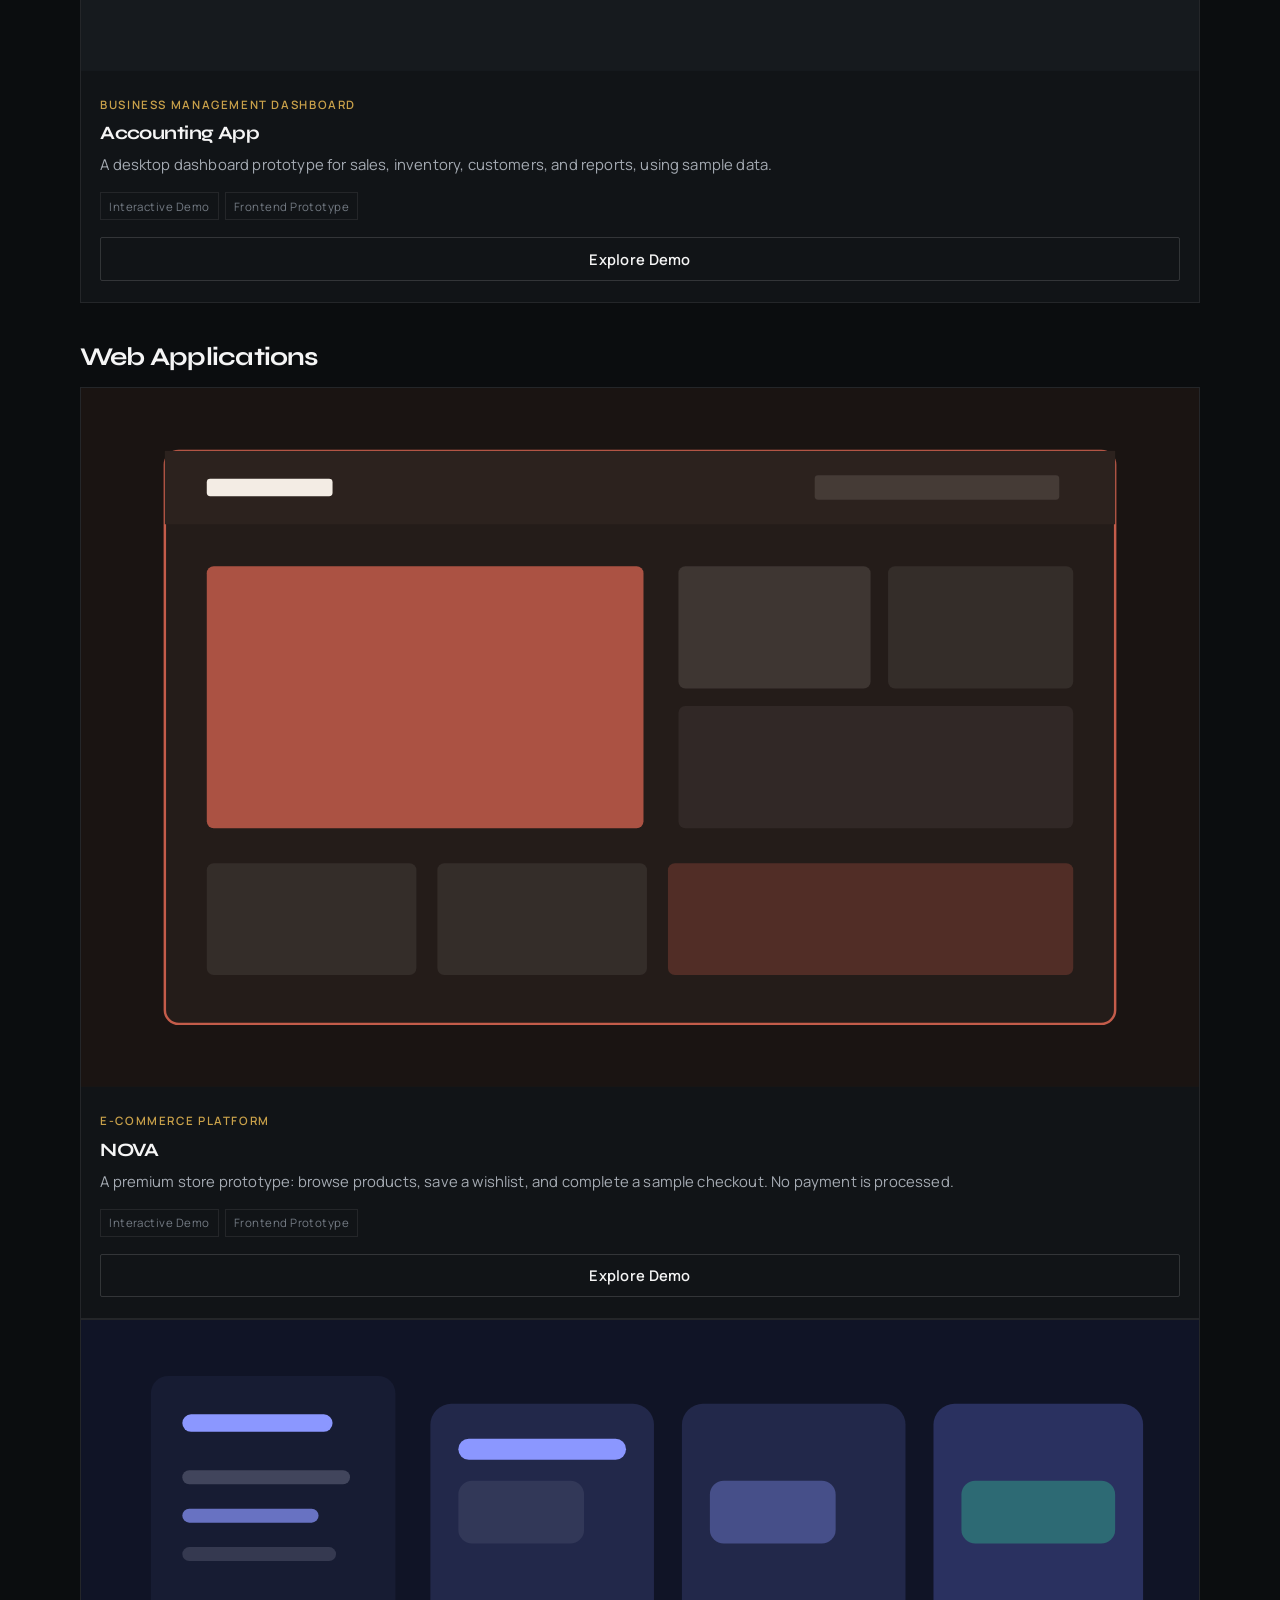
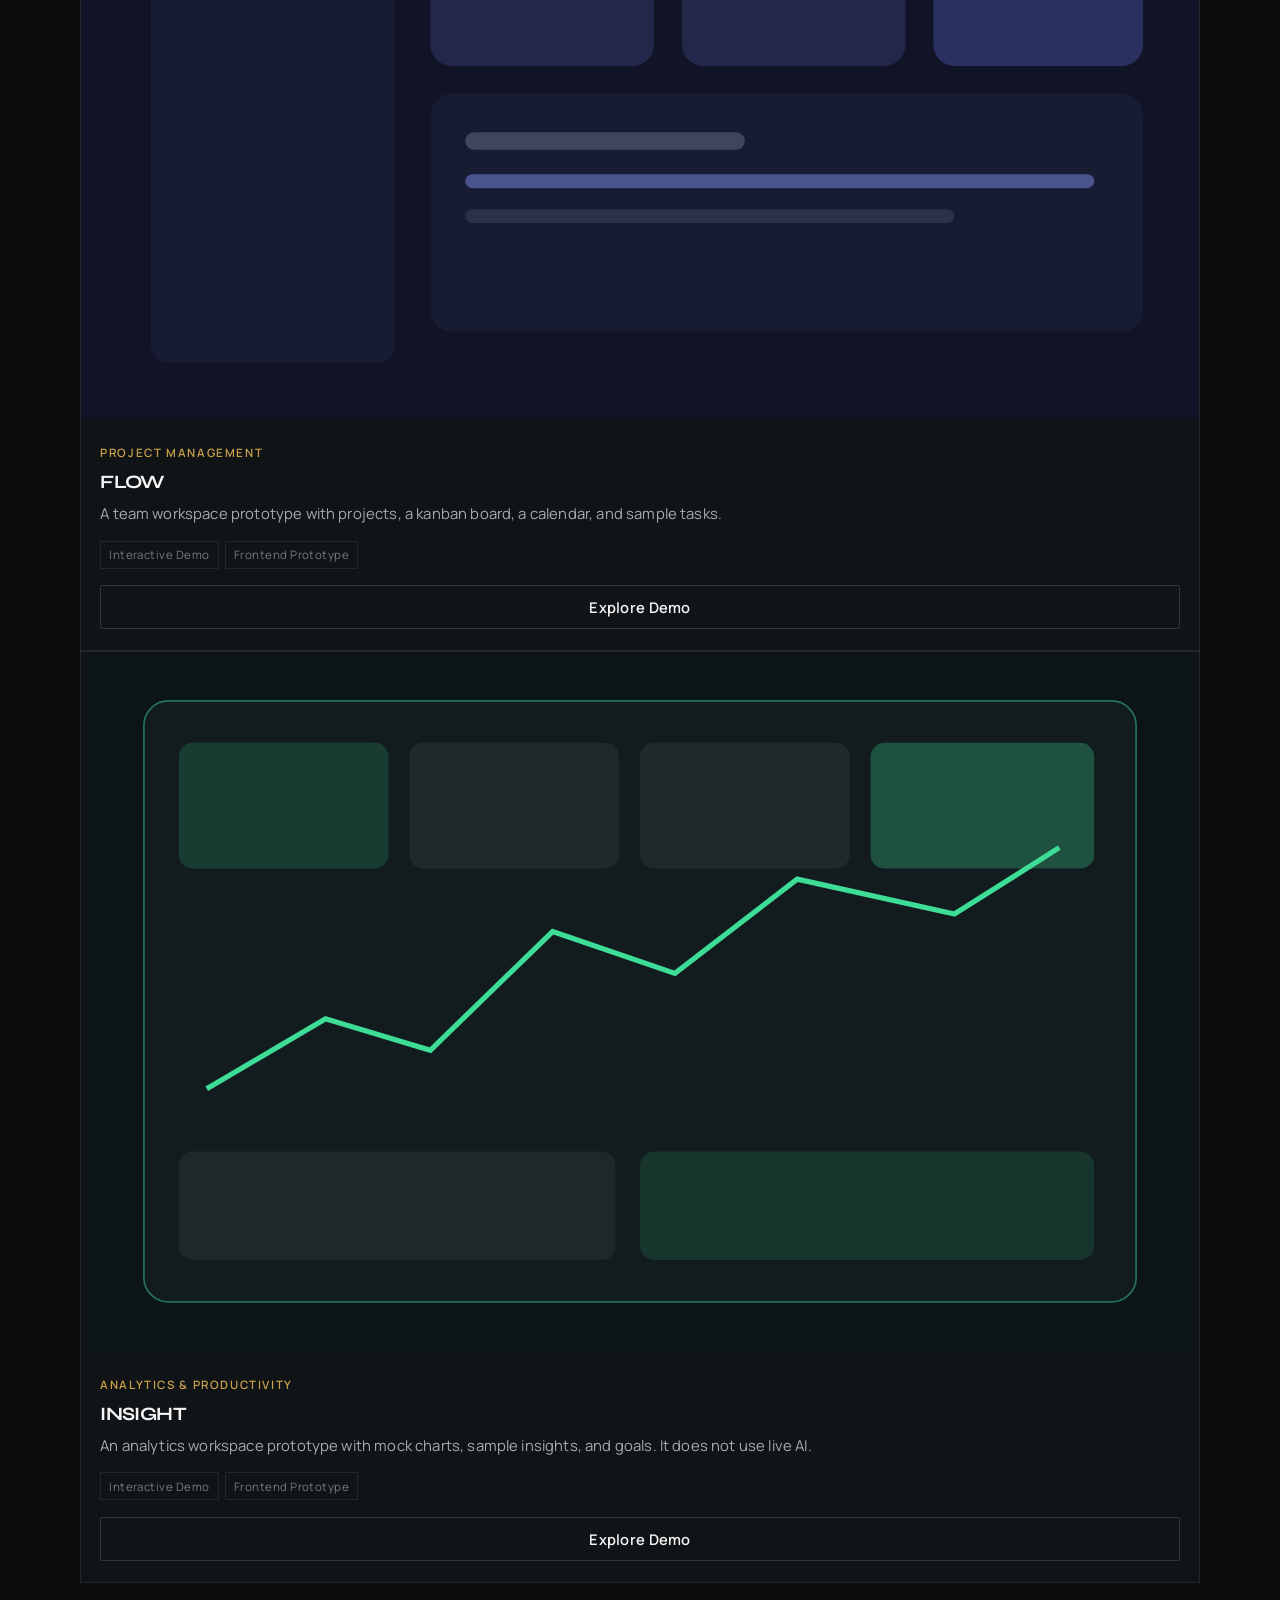
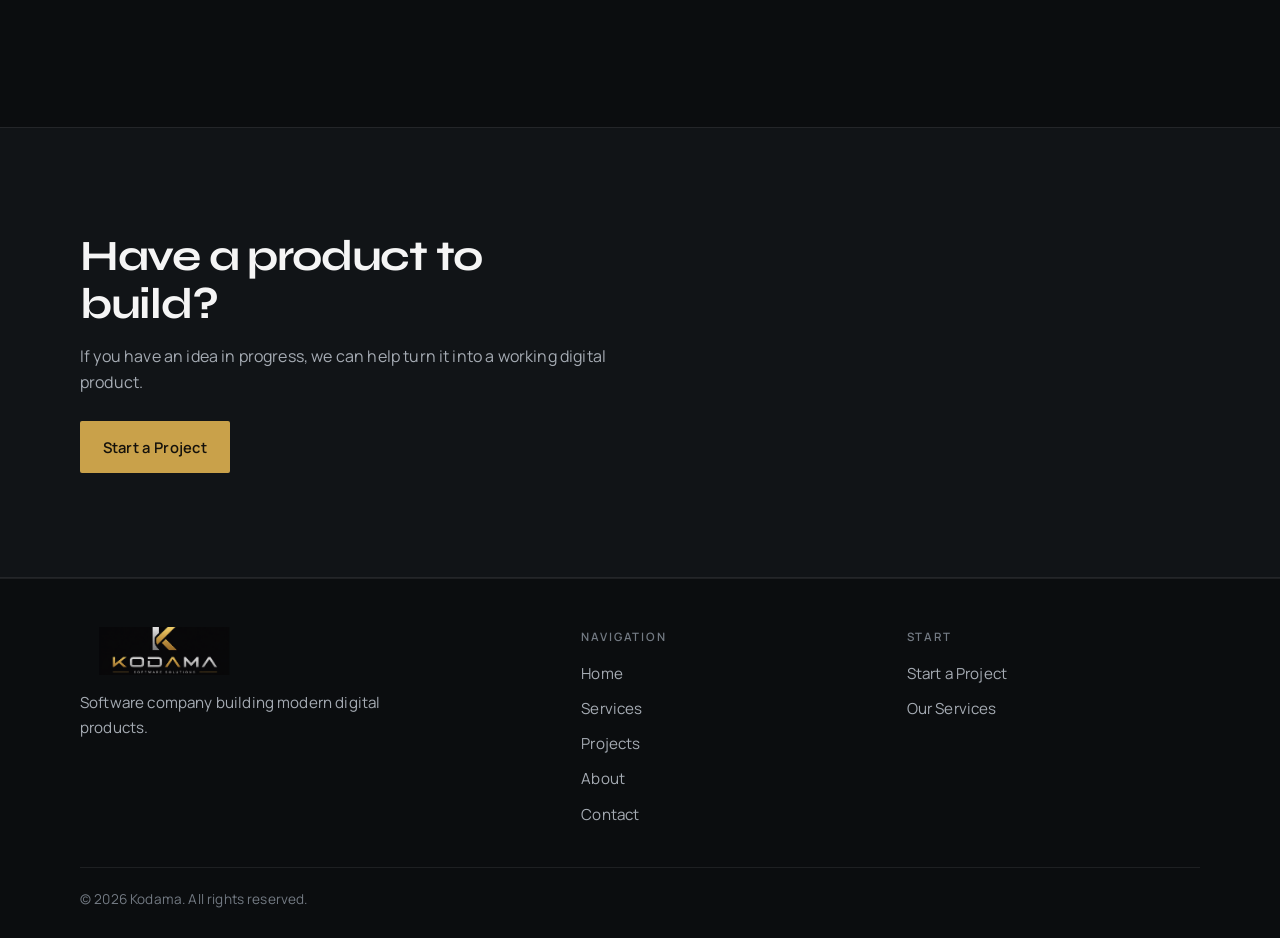
<file: projects.html>
<!DOCTYPE html>
<html lang="en" dir="ltr" data-theme="dark" data-page="projects">
<head>
  <meta charset="UTF-8">
  <meta name="viewport" content="width=device-width, initial-scale=1.0">
  <meta name="theme-color" content="#0B0D0F">
  <script src="js/boot.js"></script>
  <title>Kodama | Projects</title>
  <meta name="description" content="Interactive frontend prototypes from Kodama — mobile app demos and web application demos with mock data, not client projects.">
  <link rel="canonical" href="projects.html">
  <meta property="og:title" content="Kodama | Projects">
  <meta property="og:description" content="Interactive frontend prototypes from Kodama — mobile app demos and web application demos with mock data, not client projects.">
  <meta property="og:type" content="website">
  <meta property="og:image" content="assets/logo/Kodama.png">
  <link rel="icon" href="assets/logo/Kodama.png" type="image/png">
  <link rel="preconnect" href="https://fonts.googleapis.com">
  <link rel="preconnect" href="https://fonts.gstatic.com" crossorigin>
  <link href="https://fonts.googleapis.com/css2?family=IBM+Plex+Sans+Arabic:wght@400;500;600;700&family=Manrope:wght@400;500;600;700&family=Syne:wght@500;600;700;800&display=swap" rel="stylesheet">
  <link rel="stylesheet" href="css/style.css">
  <link rel="stylesheet" href="css/responsive.css">
  <noscript>
    <style>
      .reveal { opacity: 1; transform: none; }
      .nav-toggle { display: none; }
      .nav-panel { display: flex; position: static; transform: none; width: auto; height: auto; padding: 0; background: transparent; border: 0; }
    </style>
  </noscript>
</head>
<body>
  <a class="skip-link" href="#main" data-i18n="ui.skip">Skip to content</a>

  <header class="site-header">
    <nav class="nav" aria-label="Primary" data-i18n-aria-label="ui.primaryNav">
      <a href="index.html" class="nav-brand">
        <span class="nav-logo">
          <img src="assets/logo/Kodama.png" alt="Kodama">
        </span>
      </a>
      <div class="nav-actions">
        <div class="lang-switch" role="group" data-i18n-aria-label="ui.language">
          <button type="button" data-lang="en" aria-pressed="true">EN</button>
          <button type="button" data-lang="ar" aria-pressed="false">AR</button>
        </div>
        <button type="button" class="theme-toggle" aria-pressed="false" data-i18n-aria-label="ui.themeToLight">
          <svg class="icon-sun" viewBox="0 0 24 24" fill="none" stroke="currentColor" stroke-width="1.6" aria-hidden="true">
            <circle cx="12" cy="12" r="4"/>
            <path d="M12 3v1.6M12 19.4V21M4.93 4.93l1.13 1.13M17.94 17.94l1.13 1.13M3 12h1.6M19.4 12H21M4.93 19.07l1.13-1.13M17.94 6.06l1.13-1.13"/>
          </svg>
          <svg class="icon-moon" viewBox="0 0 24 24" fill="none" stroke="currentColor" stroke-width="1.6" aria-hidden="true">
            <path d="M16.2 3.8A8.4 8.4 0 1 0 20.2 15 6.8 6.8 0 0 1 16.2 3.8z"/>
          </svg>
        </button>
      </div>
      <button class="nav-toggle" type="button" aria-label="Open menu" aria-expanded="false" aria-controls="primary-menu" data-i18n-aria-label="ui.openMenu">
        <span class="nav-toggle-bar"></span>
        <span class="nav-toggle-bar"></span>
      </button>
      <div class="nav-panel" id="primary-menu">
        <ul class="nav-links">
          <li><a href="index.html" data-i18n="nav.home">Home</a></li>
          <li><a href="services.html" data-i18n="nav.services">Services</a></li>
          <li><a href="projects.html" aria-current="page" data-i18n="nav.projects">Projects</a></li>
          <li><a href="about.html" data-i18n="nav.about">About</a></li>
          <li><a href="contact.html" data-i18n="nav.contact">Contact</a></li>
        </ul>
        <a class="btn btn-primary nav-cta nav-cta-mobile" href="contact.html" data-i18n="nav.cta">Start a Project</a>
      </div>
      <a class="btn btn-primary nav-cta nav-cta-desktop" href="contact.html" data-i18n="nav.cta">Start a Project</a>
    </nav>
  </header>
  <div class="nav-overlay" hidden></div>

  <main id="main">
    <section class="page-hero">
      <div class="container reveal">
        <span class="eyebrow" data-i18n="projectsPage.eyebrow">Projects</span>
        <h1 data-i18n="projectsPage.title">Selected work</h1>
        <p data-i18n="projectsPage.lead">Interactive frontend prototypes that show the kind of product experience Kodama can design and build.</p>
      </div>
    </section>

    <section class="section">
      <div class="container">
        <p class="placeholder-note reveal" data-i18n="projectsPage.note">These are Kodama’s own UI prototypes with mock data. They are not client projects, and nothing here is a live service.</p>
        <div class="filters" role="group" aria-label="Filter projects by category" data-i18n-aria-label="ui.filterGroup">
          <button class="filter-btn is-active" type="button" data-filter="all" aria-pressed="true" data-i18n="projectsPage.filterAll">All</button>
          <button class="filter-btn" type="button" data-filter="mobile" aria-pressed="false" data-i18n="projectsPage.filterMobile">Mobile</button>
          <button class="filter-btn" type="button" data-filter="web" aria-pressed="false" data-i18n="projectsPage.filterWeb">Web</button>
          <button class="filter-btn" type="button" data-filter="software" aria-pressed="false" data-i18n="projectsPage.filterSoftware">Software</button>
        </div>

                <p class="filter-empty" data-filter-empty hidden data-i18n="projectsPage.empty">No prototypes in this category yet.</p>
        <section class="project-band" data-group-label="mobile">
          <h2 class="app-group" data-i18n="projects.groupMobile">Mobile Applications</h2>
          <div class="project-grid">
<article class="project-card reveal" data-category="mobile">
            <div class="project-visual">
              <svg viewBox="0 0 640 400" xmlns="http://www.w3.org/2000/svg" aria-hidden="true">
                <rect width="640" height="400" fill="var(--color-surface-elevated)"/>
                <rect x="214" y="28" width="212" height="344" rx="32" fill="var(--color-bg)" stroke="var(--color-accent)" stroke-width="1.6"/>
                <rect x="236" y="72" width="168" height="78" rx="12" fill="var(--color-accent)" opacity="0.28"/>
                <rect x="236" y="164" width="52" height="40" rx="8" fill="var(--color-accent)" opacity="0.16"/>
                <rect x="294" y="164" width="52" height="40" rx="8" fill="var(--color-text)" opacity="0.08"/>
                <rect x="352" y="164" width="52" height="40" rx="8" fill="var(--color-text)" opacity="0.08"/>
                <rect x="236" y="218" width="168" height="36" rx="8" fill="var(--color-text)" opacity="0.06"/>
                <rect x="236" y="262" width="168" height="36" rx="8" fill="var(--color-text)" opacity="0.06"/>
                <rect x="236" y="322" width="168" height="26" rx="13" fill="var(--color-accent)"/>
              </svg>
            </div>
            <div class="project-body">
              <span class="project-category" data-i18n="projects.restaurantCat">Food &amp; Restaurant Experience</span>
              <h3 data-i18n="projects.restaurantTitle">Restaurant App</h3>
              <p data-i18n="projects.restaurantCopy">A mobile ordering prototype: browse a menu, adjust quantities, and confirm a sample order.</p>
              <div class="tags">
                <span class="tag" data-i18n="projects.badge">Interactive Demo</span>
                <span class="tag" data-i18n="projects.frontend">Frontend Prototype</span>
              </div>
              <div class="project-actions">
                <a class="btn btn-secondary project-explore" href="demos/restaurant/index.html" data-i18n="projects.explore">Explore Demo</a>
              </div>
            </div>
          </article>

          <article class="project-card reveal reveal-delay-1" data-category="mobile">
            <div class="project-visual">
              <svg viewBox="0 0 640 400" xmlns="http://www.w3.org/2000/svg" aria-hidden="true">
                <rect width="640" height="400" fill="var(--color-surface-elevated)"/>
                <rect x="214" y="28" width="212" height="344" rx="32" fill="var(--color-bg)" stroke="var(--color-silver)" stroke-opacity="0.45" stroke-width="1.4"/>
                <rect x="236" y="78" width="168" height="120" rx="12" fill="var(--color-text)" opacity="0.05"/>
                <path d="M250 168c28-36 48-20 70-48 18 22 40 28 62 8" fill="none" stroke="var(--color-accent)" stroke-width="2"/>
                <circle cx="268" cy="150" r="6" fill="var(--color-accent)"/>
                <circle cx="372" cy="112" r="6" fill="var(--color-text)" opacity="0.35"/>
                <rect x="236" y="214" width="168" height="10" rx="5" fill="var(--color-accent)" opacity="0.7"/>
                <rect x="236" y="232" width="120" height="8" rx="4" fill="var(--color-text)" opacity="0.12"/>
                <rect x="236" y="258" width="168" height="44" rx="10" fill="var(--color-accent)" opacity="0.12"/>
                <rect x="248" y="318" width="36" height="22" rx="6" fill="var(--color-accent)" opacity="0.55"/>
                <rect x="292" y="318" width="36" height="22" rx="6" fill="var(--color-text)" opacity="0.08"/>
                <rect x="336" y="318" width="56" height="22" rx="6" fill="var(--color-text)" opacity="0.08"/>
              </svg>
            </div>
            <div class="project-body">
              <span class="project-category" data-i18n="projects.deliveryCat">Multi-store Delivery Experience</span>
              <h3 data-i18n="projects.deliveryTitle">Delivery App</h3>
              <p data-i18n="projects.deliveryCopy">A mobile delivery prototype with store browsing, a basket, and simulated order tracking.</p>
              <div class="tags">
                <span class="tag" data-i18n="projects.badge">Interactive Demo</span>
                <span class="tag" data-i18n="projects.frontend">Frontend Prototype</span>
              </div>
              <div class="project-actions">
                <a class="btn btn-secondary project-explore" href="demos/delivery/index.html" data-i18n="projects.explore">Explore Demo</a>
              </div>
            </div>
          </article>

          <article class="project-card reveal reveal-delay-2" data-category="software">
            <div class="project-visual">
              <svg viewBox="0 0 640 400" xmlns="http://www.w3.org/2000/svg" aria-hidden="true">
                <rect width="640" height="400" fill="var(--color-surface-elevated)"/>
                <rect x="72" y="48" width="496" height="304" rx="12" fill="var(--color-bg)" stroke="var(--color-border-strong)"/>
                <rect x="72" y="48" width="132" height="304" fill="var(--color-text)" opacity="0.04"/>
                <rect x="92" y="78" width="92" height="10" rx="5" fill="var(--color-accent)" opacity="0.8"/>
                <rect x="92" y="108" width="78" height="8" rx="4" fill="var(--color-text)" opacity="0.16"/>
                <rect x="92" y="128" width="84" height="8" rx="4" fill="var(--color-accent)" opacity="0.45"/>
                <rect x="92" y="148" width="70" height="8" rx="4" fill="var(--color-text)" opacity="0.12"/>
                <rect x="224" y="74" width="92" height="64" rx="8" fill="var(--color-accent)" opacity="0.16"/>
                <rect x="328" y="74" width="92" height="64" rx="8" fill="var(--color-text)" opacity="0.05"/>
                <rect x="432" y="74" width="112" height="64" rx="8" fill="var(--color-text)" opacity="0.05"/>
                <rect x="248" y="210" width="28" height="78" rx="4" fill="var(--color-accent)" opacity="0.35"/>
                <rect x="286" y="186" width="28" height="102" rx="4" fill="var(--color-accent)" opacity="0.7"/>
                <rect x="324" y="198" width="28" height="90" rx="4" fill="var(--color-text)" opacity="0.16"/>
                <rect x="362" y="168" width="28" height="120" rx="4" fill="var(--color-accent)" opacity="0.5"/>
                <rect x="420" y="186" width="140" height="102" rx="8" fill="var(--color-text)" opacity="0.04"/>
              </svg>
            </div>
            <div class="project-body">
              <span class="project-category" data-i18n="projects.accountingCat">Business Management Dashboard</span>
              <h3 data-i18n="projects.accountingTitle">Accounting App</h3>
              <p data-i18n="projects.accountingCopy">A desktop dashboard prototype for sales, inventory, customers, and reports, using sample data.</p>
              <div class="tags">
                <span class="tag" data-i18n="projects.badge">Interactive Demo</span>
                <span class="tag" data-i18n="projects.frontend">Frontend Prototype</span>
              </div>
              <div class="project-actions">
                <a class="btn btn-secondary project-explore" href="demos/accounting/index.html" data-i18n="projects.explore">Explore Demo</a>
              </div>
            </div>
          </article>
          </div>
        </section>

        <section class="project-band" data-group-label="web">
          <h2 class="app-group" data-i18n="projects.groupWeb">Web Applications</h2>
          <div class="project-grid">
            <article class="project-card reveal" data-category="web">
              <div class="project-visual">
                <svg viewBox="0 0 640 400" xmlns="http://www.w3.org/2000/svg" aria-hidden="true">
                  <rect width="640" height="400" fill="#1a1412"/>
                  <rect x="48" y="36" width="544" height="328" rx="8" fill="#241c19" stroke="#c45c4a" stroke-width="1.4"/>
                  <rect x="48" y="36" width="544" height="42" fill="#2c221e"/>
                  <rect x="72" y="52" width="72" height="10" rx="2" fill="#f3ece4"/>
                  <rect x="420" y="50" width="140" height="14" rx="2" fill="#f3ece4" opacity="0.12"/>
                  <rect x="72" y="102" width="250" height="150" rx="4" fill="#c45c4a" opacity="0.85"/>
                  <rect x="342" y="102" width="110" height="70" rx="4" fill="#f3ece4" opacity="0.12"/>
                  <rect x="462" y="102" width="106" height="70" rx="4" fill="#f3ece4" opacity="0.08"/>
                  <rect x="342" y="182" width="226" height="70" rx="4" fill="#f3ece4" opacity="0.06"/>
                  <rect x="72" y="272" width="120" height="64" rx="4" fill="#f3ece4" opacity="0.08"/>
                  <rect x="204" y="272" width="120" height="64" rx="4" fill="#f3ece4" opacity="0.08"/>
                  <rect x="336" y="272" width="232" height="64" rx="4" fill="#c45c4a" opacity="0.28"/>
                </svg>
              </div>
              <div class="project-body">
                <span class="project-category" data-i18n="projects.novaCat">E-Commerce Platform</span>
                <h3 data-i18n="projects.novaTitle">NOVA</h3>
                <p data-i18n="projects.novaCopy">A premium store prototype: browse products, save a wishlist, and complete a sample checkout. No payment is processed.</p>
                <div class="tags">
                  <span class="tag" data-i18n="projects.badge">Interactive Demo</span>
                  <span class="tag" data-i18n="projects.frontend">Frontend Prototype</span>
                </div>
                <div class="project-actions">
                  <a class="btn btn-secondary project-explore" href="demos/ecommerce/index.html" data-i18n="projects.explore">Explore Demo</a>
                </div>
              </div>
            </article>
            <article class="project-card reveal reveal-delay-1" data-category="web">
              <div class="project-visual">
                <svg viewBox="0 0 640 400" xmlns="http://www.w3.org/2000/svg" aria-hidden="true">
                  <rect width="640" height="400" fill="#101426"/>
                  <rect x="40" y="32" width="140" height="336" rx="10" fill="#171c33"/>
                  <rect x="58" y="54" width="86" height="10" rx="5" fill="#8b97ff"/>
                  <rect x="58" y="86" width="96" height="8" rx="4" fill="#e8eaff" opacity="0.2"/>
                  <rect x="58" y="108" width="78" height="8" rx="4" fill="#8b97ff" opacity="0.7"/>
                  <rect x="58" y="130" width="88" height="8" rx="4" fill="#e8eaff" opacity="0.14"/>
                  <rect x="200" y="48" width="128" height="150" rx="12" fill="#22284a"/>
                  <rect x="344" y="48" width="128" height="150" rx="12" fill="#22284a"/>
                  <rect x="488" y="48" width="120" height="150" rx="12" fill="#2a3160"/>
                  <rect x="216" y="68" width="96" height="12" rx="6" fill="#8b97ff"/>
                  <rect x="216" y="92" width="72" height="36" rx="8" fill="#e8eaff" opacity="0.08"/>
                  <rect x="360" y="92" width="72" height="36" rx="8" fill="#8b97ff" opacity="0.35"/>
                  <rect x="504" y="92" width="88" height="36" rx="8" fill="#34d399" opacity="0.35"/>
                  <rect x="200" y="214" width="408" height="136" rx="12" fill="#171c33"/>
                  <rect x="220" y="236" width="160" height="10" rx="5" fill="#e8eaff" opacity="0.2"/>
                  <rect x="220" y="260" width="360" height="8" rx="4" fill="#8b97ff" opacity="0.45"/>
                  <rect x="220" y="280" width="280" height="8" rx="4" fill="#e8eaff" opacity="0.1"/>
                </svg>
              </div>
              <div class="project-body">
                <span class="project-category" data-i18n="projects.flowCat">Project Management</span>
                <h3 data-i18n="projects.flowTitle">FLOW</h3>
                <p data-i18n="projects.flowCopy">A team workspace prototype with projects, a kanban board, a calendar, and sample tasks.</p>
                <div class="tags">
                  <span class="tag" data-i18n="projects.badge">Interactive Demo</span>
                  <span class="tag" data-i18n="projects.frontend">Frontend Prototype</span>
                </div>
                <div class="project-actions">
                  <a class="btn btn-secondary project-explore" href="demos/project-management/index.html" data-i18n="projects.explore">Explore Demo</a>
                </div>
              </div>
            </article>
            <article class="project-card reveal reveal-delay-2" data-category="web">
              <div class="project-visual">
                <svg viewBox="0 0 640 400" xmlns="http://www.w3.org/2000/svg" aria-hidden="true">
                  <rect width="640" height="400" fill="#0c1416"/>
                  <rect x="36" y="28" width="568" height="344" rx="14" fill="#121c1f" stroke="#3ddc97" stroke-opacity="0.45"/>
                  <rect x="56" y="52" width="120" height="72" rx="8" fill="#3ddc97" opacity="0.16"/>
                  <rect x="188" y="52" width="120" height="72" rx="8" fill="#e7f7f1" opacity="0.06"/>
                  <rect x="320" y="52" width="120" height="72" rx="8" fill="#e7f7f1" opacity="0.06"/>
                  <rect x="452" y="52" width="128" height="72" rx="8" fill="#3ddc97" opacity="0.28"/>
                  <polyline points="72,250 140,210 200,228 270,160 340,184 410,130 500,150 560,112" fill="none" stroke="#3ddc97" stroke-width="3"/>
                  <rect x="56" y="286" width="250" height="62" rx="8" fill="#e7f7f1" opacity="0.05"/>
                  <rect x="320" y="286" width="260" height="62" rx="8" fill="#3ddc97" opacity="0.12"/>
                </svg>
              </div>
              <div class="project-body">
                <span class="project-category" data-i18n="projects.insightCat">Analytics &amp; Productivity</span>
                <h3 data-i18n="projects.insightTitle">INSIGHT</h3>
                <p data-i18n="projects.insightCopy">An analytics workspace prototype with mock charts, sample insights, and goals. It does not use live AI.</p>
                <div class="tags">
                  <span class="tag" data-i18n="projects.badge">Interactive Demo</span>
                  <span class="tag" data-i18n="projects.frontend">Frontend Prototype</span>
                </div>
                <div class="project-actions">
                  <a class="btn btn-secondary project-explore" href="demos/ai-analytics/index.html" data-i18n="projects.explore">Explore Demo</a>
                </div>
              </div>
            </article>
          </div>
        </section>
      </div>
    </section>

    <section class="section cta-band" aria-labelledby="cta-title">
      <div class="container reveal">
        <h2 id="cta-title" data-i18n="projectsPage.ctaTitle">Have a product to build?</h2>
        <p data-i18n="projectsPage.ctaCopy">If you have an idea in progress, we can help turn it into a working digital product.</p>
        <a class="btn btn-primary" href="contact.html" data-i18n="nav.cta">Start a Project</a>
      </div>
    </section>
  </main>

  <footer class="site-footer">
    <div class="container">
      <div class="footer-grid">
        <div>
          <a class="footer-logo" href="index.html">
            <img src="assets/logo/Kodama.png" alt="Kodama" loading="lazy">
          </a>
          <p class="footer-copy" data-i18n="footer.copy">Software company building modern digital products.</p>
        </div>
        <div>
          <p class="footer-heading" data-i18n="footer.navigation">Navigation</p>
          <ul class="footer-links">
            <li><a href="index.html" data-i18n="nav.home">Home</a></li>
            <li><a href="services.html" data-i18n="nav.services">Services</a></li>
            <li><a href="projects.html" data-i18n="nav.projects">Projects</a></li>
            <li><a href="about.html" data-i18n="nav.about">About</a></li>
            <li><a href="contact.html" data-i18n="nav.contact">Contact</a></li>
          </ul>
        </div>
        <div>
          <p class="footer-heading" data-i18n="footer.start">Start</p>
          <ul class="footer-links">
            <li><a href="contact.html" data-i18n="nav.cta">Start a Project</a></li>
            <li><a href="services.html" data-i18n="footer.ourServices">Our Services</a></li>
          </ul>
        </div>
      </div>
      <p class="footer-bottom" data-i18n="footer.copyright">© 2026 Kodama. All rights reserved.</p>
    </div>
  </footer>

  <script src="js/translations.js"></script>
  <script src="js/main.js"></script>
</body>
</html>
</file>
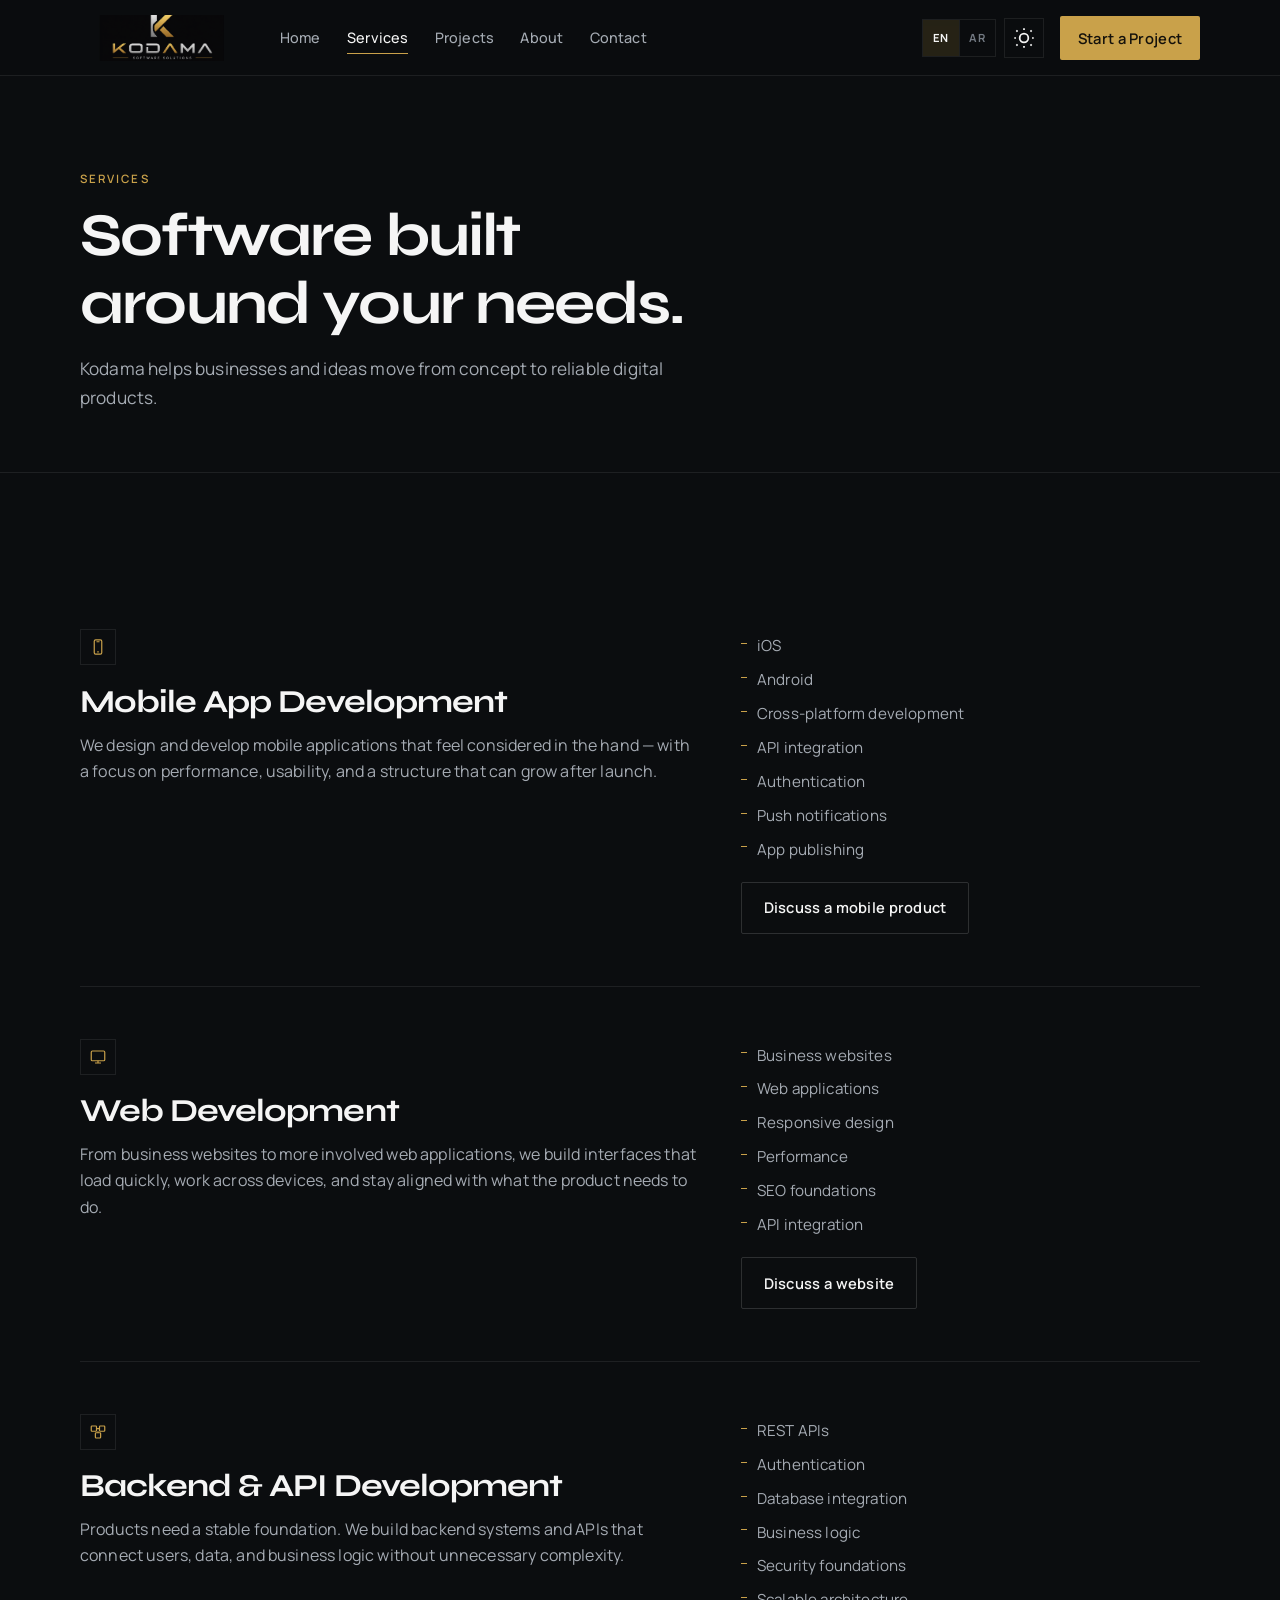
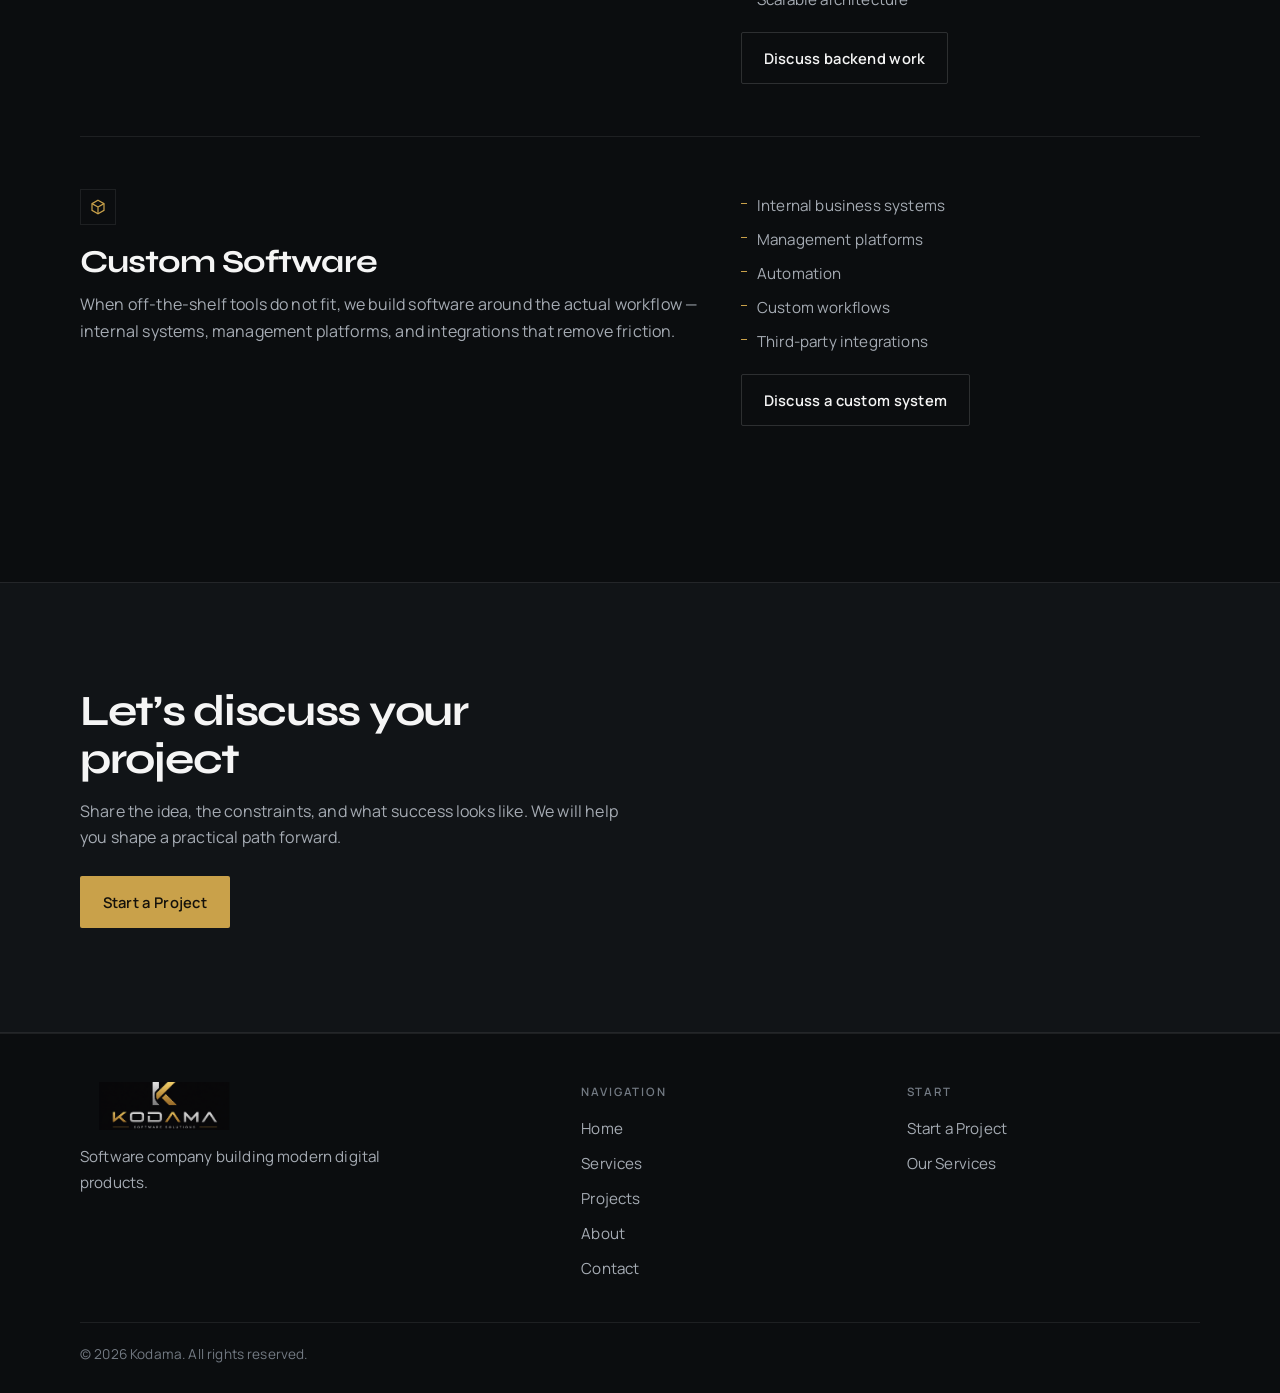
<file: services.html>
<!DOCTYPE html>
<html lang="en" dir="ltr" data-theme="dark" data-page="services">
<head>
  <meta charset="UTF-8">
  <meta name="viewport" content="width=device-width, initial-scale=1.0">
  <meta name="theme-color" content="#0B0D0F">
  <script src="js/boot.js"></script>
  <title>Kodama | Software Development Services</title>
  <meta name="description" content="Kodama builds mobile apps, websites, backend systems, and custom software around your product needs.">
  <link rel="canonical" href="services.html">
  <meta property="og:title" content="Kodama | Software Development Services">
  <meta property="og:description" content="Kodama builds mobile apps, websites, backend systems, and custom software around your product needs.">
  <meta property="og:type" content="website">
  <meta property="og:image" content="assets/logo/Kodama.png">
  <link rel="icon" href="assets/logo/Kodama.png" type="image/png">
  <link rel="preconnect" href="https://fonts.googleapis.com">
  <link rel="preconnect" href="https://fonts.gstatic.com" crossorigin>
  <link href="https://fonts.googleapis.com/css2?family=IBM+Plex+Sans+Arabic:wght@400;500;600;700&family=Manrope:wght@400;500;600;700&family=Syne:wght@500;600;700;800&display=swap" rel="stylesheet">
  <link rel="stylesheet" href="css/style.css">
  <link rel="stylesheet" href="css/responsive.css">
  <noscript>
    <style>
      .reveal { opacity: 1; transform: none; }
      .nav-toggle { display: none; }
      .nav-panel { display: flex; position: static; transform: none; width: auto; height: auto; padding: 0; background: transparent; border: 0; }
    </style>
  </noscript>
</head>
<body>
  <a class="skip-link" href="#main" data-i18n="ui.skip">Skip to content</a>

  <header class="site-header">
    <nav class="nav" aria-label="Primary" data-i18n-aria-label="ui.primaryNav">
      <a href="index.html" class="nav-brand">
        <span class="nav-logo">
          <img src="assets/logo/Kodama.png" alt="Kodama">
        </span>
      </a>
      <div class="nav-actions">
        <div class="lang-switch" role="group" data-i18n-aria-label="ui.language">
          <button type="button" data-lang="en" aria-pressed="true">EN</button>
          <button type="button" data-lang="ar" aria-pressed="false">AR</button>
        </div>
        <button type="button" class="theme-toggle" aria-pressed="false" data-i18n-aria-label="ui.themeToLight">
          <svg class="icon-sun" viewBox="0 0 24 24" fill="none" stroke="currentColor" stroke-width="1.6" aria-hidden="true">
            <circle cx="12" cy="12" r="4"/>
            <path d="M12 3v1.6M12 19.4V21M4.93 4.93l1.13 1.13M17.94 17.94l1.13 1.13M3 12h1.6M19.4 12H21M4.93 19.07l1.13-1.13M17.94 6.06l1.13-1.13"/>
          </svg>
          <svg class="icon-moon" viewBox="0 0 24 24" fill="none" stroke="currentColor" stroke-width="1.6" aria-hidden="true">
            <path d="M16.2 3.8A8.4 8.4 0 1 0 20.2 15 6.8 6.8 0 0 1 16.2 3.8z"/>
          </svg>
        </button>
      </div>
      <button class="nav-toggle" type="button" aria-label="Open menu" aria-expanded="false" aria-controls="primary-menu" data-i18n-aria-label="ui.openMenu">
        <span class="nav-toggle-bar"></span>
        <span class="nav-toggle-bar"></span>
      </button>
      <div class="nav-panel" id="primary-menu">
        <ul class="nav-links">
          <li><a href="index.html" data-i18n="nav.home">Home</a></li>
          <li><a href="services.html" aria-current="page" data-i18n="nav.services">Services</a></li>
          <li><a href="projects.html" data-i18n="nav.projects">Projects</a></li>
          <li><a href="about.html" data-i18n="nav.about">About</a></li>
          <li><a href="contact.html" data-i18n="nav.contact">Contact</a></li>
        </ul>
        <a class="btn btn-primary nav-cta nav-cta-mobile" href="contact.html" data-i18n="nav.cta">Start a Project</a>
      </div>
      <a class="btn btn-primary nav-cta nav-cta-desktop" href="contact.html" data-i18n="nav.cta">Start a Project</a>
    </nav>
  </header>
  <div class="nav-overlay" hidden></div>

  <main id="main">
    <section class="page-hero">
      <div class="container reveal">
        <span class="eyebrow" data-i18n="servicesPage.eyebrow">Services</span>
        <h1 data-i18n="servicesPage.title">Software built around your needs.</h1>
        <p data-i18n="servicesPage.lead">Kodama helps businesses and ideas move from concept to reliable digital products.</p>
      </div>
    </section>

    <section class="section section-flush-y">
      <div class="container">
        <article class="service-block">
          <div class="service-meta reveal">
            <div class="card-icon" aria-hidden="true">
              <svg viewBox="0 0 24 24" fill="none" stroke="currentColor" stroke-width="1.6">
                <rect x="7" y="2.5" width="10" height="19" rx="1.8"/>
                <path d="M10 5h4M11 18.5h2"/>
              </svg>
            </div>
            <h2 data-i18n="servicesPage.mobileTitle">Mobile App Development</h2>
            <p data-i18n="servicesPage.mobileCopy">We design and develop mobile applications that feel considered in the hand — with a focus on performance, usability, and a structure that can grow after launch.</p>
          </div>
          <div class="reveal reveal-delay-1">
            <ul class="feature-list">
              <li data-i18n="servicesPage.fIos">iOS</li>
              <li data-i18n="servicesPage.fAndroid">Android</li>
              <li data-i18n="servicesPage.fCross">Cross-platform development</li>
              <li data-i18n="servicesPage.fApi">API integration</li>
              <li data-i18n="servicesPage.fAuth">Authentication</li>
              <li data-i18n="servicesPage.fPush">Push notifications</li>
              <li data-i18n="servicesPage.fPublish">App publishing</li>
            </ul>
            <a class="btn btn-secondary" href="contact.html" data-i18n="servicesPage.mobileCta">Discuss a mobile product</a>
          </div>
        </article>

        <article class="service-block">
          <div class="service-meta reveal">
            <div class="card-icon" aria-hidden="true">
              <svg viewBox="0 0 24 24" fill="none" stroke="currentColor" stroke-width="1.6">
                <rect x="3" y="4" width="18" height="13" rx="1.5"/>
                <path d="M8 20h8M12 17v3"/>
              </svg>
            </div>
            <h2 data-i18n="servicesPage.webTitle">Web Development</h2>
            <p data-i18n="servicesPage.webCopy">From business websites to more involved web applications, we build interfaces that load quickly, work across devices, and stay aligned with what the product needs to do.</p>
          </div>
          <div class="reveal reveal-delay-1">
            <ul class="feature-list">
              <li data-i18n="servicesPage.fBizSites">Business websites</li>
              <li data-i18n="servicesPage.fWebApps">Web applications</li>
              <li data-i18n="servicesPage.fResponsive">Responsive design</li>
              <li data-i18n="servicesPage.fPerformance">Performance</li>
              <li data-i18n="servicesPage.fSeo">SEO foundations</li>
              <li data-i18n="servicesPage.fApi">API integration</li>
            </ul>
            <a class="btn btn-secondary" href="contact.html" data-i18n="servicesPage.webCta">Discuss a website</a>
          </div>
        </article>

        <article class="service-block">
          <div class="service-meta reveal">
            <div class="card-icon" aria-hidden="true">
              <svg viewBox="0 0 24 24" fill="none" stroke="currentColor" stroke-width="1.6">
                <rect x="3" y="4" width="7" height="7" rx="1"/>
                <rect x="14" y="4" width="7" height="7" rx="1"/>
                <rect x="8.5" y="13" width="7" height="7" rx="1"/>
                <path d="M10 7.5h4M12 11v2"/>
              </svg>
            </div>
            <h2 data-i18n="servicesPage.backendTitle">Backend &amp; API Development</h2>
            <p data-i18n="servicesPage.backendCopy">Products need a stable foundation. We build backend systems and APIs that connect users, data, and business logic without unnecessary complexity.</p>
          </div>
          <div class="reveal reveal-delay-1">
            <ul class="feature-list">
              <li data-i18n="servicesPage.fRest">REST APIs</li>
              <li data-i18n="servicesPage.fAuth">Authentication</li>
              <li data-i18n="servicesPage.fDb">Database integration</li>
              <li data-i18n="servicesPage.fLogic">Business logic</li>
              <li data-i18n="servicesPage.fSecurity">Security foundations</li>
              <li data-i18n="servicesPage.fScale">Scalable architecture</li>
            </ul>
            <a class="btn btn-secondary" href="contact.html" data-i18n="servicesPage.backendCta">Discuss backend work</a>
          </div>
        </article>

        <article class="service-block">
          <div class="service-meta reveal">
            <div class="card-icon" aria-hidden="true">
              <svg viewBox="0 0 24 24" fill="none" stroke="currentColor" stroke-width="1.6">
                <path d="M12 3l8 4.5v9L12 21l-8-4.5v-9L12 3z"/>
                <path d="M12 12l8-4.5M12 12v9M12 12L4 7.5"/>
              </svg>
            </div>
            <h2 data-i18n="servicesPage.customTitle">Custom Software</h2>
            <p data-i18n="servicesPage.customCopy">When off-the-shelf tools do not fit, we build software around the actual workflow — internal systems, management platforms, and integrations that remove friction.</p>
          </div>
          <div class="reveal reveal-delay-1">
            <ul class="feature-list">
              <li data-i18n="servicesPage.fInternal">Internal business systems</li>
              <li data-i18n="servicesPage.fManage">Management platforms</li>
              <li data-i18n="servicesPage.fAuto">Automation</li>
              <li data-i18n="servicesPage.fWorkflow">Custom workflows</li>
              <li data-i18n="servicesPage.fIntegrations">Third-party integrations</li>
            </ul>
            <a class="btn btn-secondary" href="contact.html" data-i18n="servicesPage.customCta">Discuss a custom system</a>
          </div>
        </article>
      </div>
    </section>

    <section class="section cta-band" aria-labelledby="cta-title">
      <div class="container reveal">
        <h2 id="cta-title" data-i18n="servicesPage.ctaTitle">Let’s discuss your project</h2>
        <p data-i18n="servicesPage.ctaCopy">Share the idea, the constraints, and what success looks like. We will help you shape a practical path forward.</p>
        <a class="btn btn-primary" href="contact.html" data-i18n="nav.cta">Start a Project</a>
      </div>
    </section>
  </main>

  <footer class="site-footer">
    <div class="container">
      <div class="footer-grid">
        <div>
          <a class="footer-logo" href="index.html">
            <img src="assets/logo/Kodama.png" alt="Kodama" loading="lazy">
          </a>
          <p class="footer-copy" data-i18n="footer.copy">Software company building modern digital products.</p>
        </div>
        <div>
          <p class="footer-heading" data-i18n="footer.navigation">Navigation</p>
          <ul class="footer-links">
            <li><a href="index.html" data-i18n="nav.home">Home</a></li>
            <li><a href="services.html" data-i18n="nav.services">Services</a></li>
            <li><a href="projects.html" data-i18n="nav.projects">Projects</a></li>
            <li><a href="about.html" data-i18n="nav.about">About</a></li>
            <li><a href="contact.html" data-i18n="nav.contact">Contact</a></li>
          </ul>
        </div>
        <div>
          <p class="footer-heading" data-i18n="footer.start">Start</p>
          <ul class="footer-links">
            <li><a href="contact.html" data-i18n="nav.cta">Start a Project</a></li>
            <li><a href="services.html" data-i18n="footer.ourServices">Our Services</a></li>
          </ul>
        </div>
      </div>
      <p class="footer-bottom" data-i18n="footer.copyright">© 2026 Kodama. All rights reserved.</p>
    </div>
  </footer>

  <script src="js/translations.js"></script>
  <script src="js/main.js"></script>
</body>
</html>
</file>
<file: css/style.css>
:root,
[data-theme="dark"] {
  --color-bg: #0b0d0f;
  --color-surface: #111417;
  --color-surface-elevated: #161a1e;
  --color-text: #f5f5f5;
  --color-text-secondary: #a5abb3;
  --color-text-muted: #737a83;
  --color-border: rgba(255, 255, 255, 0.08);
  --color-border-strong: rgba(255, 255, 255, 0.14);
  --color-accent: #c9a14a;
  --color-accent-hover: #d4b56a;
  --color-accent-soft: rgba(201, 161, 74, 0.14);
  --color-silver: #c8cdd4;
  --color-focus: #d4b56a;
  --color-header: rgba(11, 13, 15, 0.78);
  --color-hero-panel: #111417;
  --color-error: #d7a1a1;
  --color-overlay: rgba(0, 0, 0, 0.45);
  --font-display: "Syne", "Segoe UI", sans-serif;
  --font-body: "Manrope", "Segoe UI", sans-serif;
  --font-arabic: "IBM Plex Sans Arabic", "Segoe UI", sans-serif;
  --container: 1120px;
  --header-height: 76px;
  --radius: 2px;
  --transition: 0.22s ease;
  --shadow-nav: 0 8px 32px rgba(0, 0, 0, 0.28);
}

[data-theme="light"] {
  --color-bg: #f7f8f6;
  --color-surface: #ffffff;
  --color-surface-elevated: #f1f2ef;
  --color-text: #151719;
  --color-text-secondary: #5f666d;
  --color-text-muted: #7a8188;
  --color-border: rgba(20, 25, 30, 0.1);
  --color-border-strong: rgba(20, 25, 30, 0.18);
  --color-accent: #b48a32;
  --color-accent-hover: #c9a14a;
  --color-accent-soft: rgba(180, 138, 50, 0.12);
  --color-silver: #5c636b;
  --color-focus: #b48a32;
  --color-header: rgba(247, 248, 246, 0.9);
  --color-hero-panel: #111417;
  --color-error: #b54a4a;
  --color-overlay: rgba(20, 25, 30, 0.35);
  --shadow-nav: 0 8px 24px rgba(20, 25, 30, 0.06);
}

*,
*::before,
*::after {
  box-sizing: border-box;
}

html {
  scroll-behavior: smooth;
  scroll-padding-top: var(--header-height);
  overflow-x: hidden;
  overflow-x: clip;
  max-width: 100%;
}

body {
  margin: 0;
  width: 100%;
  max-width: 100%;
  background: var(--color-bg);
  color: var(--color-text);
  font-family: var(--font-body);
  font-size: 1rem;
  font-weight: 400;
  line-height: 1.65;
  letter-spacing: 0.01em;
  -webkit-font-smoothing: antialiased;
  transition: background-color 0.25s ease, color 0.25s ease;
}

img {
  max-width: 100%;
  height: auto;
  display: block;
}

a {
  color: inherit;
  text-decoration: none;
}

button,
input,
select,
textarea {
  font: inherit;
  color: inherit;
}

h1,
h2,
h3,
h4 {
  font-family: var(--font-display);
  font-weight: 700;
  line-height: 1.12;
  letter-spacing: -0.03em;
  margin: 0;
}

p {
  margin: 0;
}

ul,
ol {
  margin: 0;
  padding: 0;
  list-style: none;
}

:focus-visible {
  outline: 2px solid var(--color-focus);
  outline-offset: 3px;
}

.skip-link {
  position: absolute;
  inset-inline-start: 1rem;
  top: -4rem;
  z-index: 200;
  background: var(--color-accent);
  color: #111;
  padding: 0.6rem 1rem;
  font-weight: 600;
}

.skip-link:focus {
  top: 1rem;
}

.container {
  width: min(calc(100% - 2.5rem), var(--container));
  margin-inline: auto;
}

.section {
  padding: 4.5rem 0;
}

.section-flush {
  padding-top: 0;
}

.section-flush-y {
  padding-top: 0;
  padding-bottom: 0;
}

.section-header {
  max-width: 38rem;
  margin-bottom: 2.75rem;
}

.eyebrow {
  display: inline-block;
  margin-bottom: 0.85rem;
  color: var(--color-accent);
  font-size: 0.72rem;
  font-weight: 600;
  letter-spacing: 0.18em;
  text-transform: uppercase;
}

.section-title {
  font-size: clamp(1.85rem, 3.4vw, 2.65rem);
}

.section-copy {
  margin-top: 0.9rem;
  color: var(--color-text-secondary);
  font-size: 1.05rem;
}

.section-cta {
  margin-top: 2.25rem;
}

.sr-only {
  position: absolute;
  width: 1px;
  height: 1px;
  padding: 0;
  margin: -1px;
  overflow: hidden;
  clip: rect(0, 0, 0, 0);
  white-space: nowrap;
  border: 0;
}

/* Buttons */

.btn {
  display: inline-flex;
  align-items: center;
  justify-content: center;
  gap: 0.5rem;
  min-height: 48px;
  padding: 0.8rem 1.35rem;
  border: 1px solid transparent;
  border-radius: var(--radius);
  font-size: 0.92rem;
  font-weight: 600;
  letter-spacing: 0.02em;
  transition: background var(--transition), border-color var(--transition), color var(--transition), transform var(--transition);
  cursor: pointer;
}

.btn:hover {
  transform: translateY(-1px);
}

.btn-primary {
  background: var(--color-accent);
  color: #14110b;
}

.btn-primary:hover {
  background: var(--color-accent-hover);
}

.btn-secondary {
  background: transparent;
  border-color: var(--color-border-strong);
  color: var(--color-text);
}

.btn-secondary:hover {
  border-color: var(--color-accent);
  color: var(--color-accent);
}

.btn-ghost {
  background: transparent;
  color: var(--color-accent);
  padding-inline: 0;
  min-height: auto;
  border: 0;
}

.btn-ghost:hover {
  color: var(--color-accent-hover);
}

.btn-row {
  display: flex;
  flex-wrap: wrap;
  gap: 0.75rem;
}

/* Header / Nav */

.site-header {
  position: sticky;
  top: 0;
  z-index: 100;
  height: var(--header-height);
  background: var(--color-header);
  backdrop-filter: blur(16px);
  -webkit-backdrop-filter: blur(16px);
  border-bottom: 1px solid var(--color-border);
  transition: background-color 0.25s ease, border-color 0.25s ease;
}

.nav {
  display: flex;
  align-items: center;
  justify-content: space-between;
  gap: 1rem;
  height: var(--header-height);
  width: min(calc(100% - 2.5rem), var(--container));
  margin-inline: auto;
}

.nav-brand {
  position: relative;
  z-index: 110;
  display: flex;
  align-items: center;
  flex-shrink: 0;
}

.nav-logo {
  display: block;
  width: 148px;
  height: 42px;
  overflow: hidden;
  position: relative;
  contain: paint;
}

.nav-logo img {
  position: absolute;
  top: 50%;
  left: 50%;
  height: 270%;
  width: auto;
  max-width: none;
  transform: translate(-50%, -50%);
  mix-blend-mode: lighten;
}

.nav-toggle {
  position: relative;
  z-index: 110;
  width: 44px;
  height: 44px;
  display: inline-flex;
  flex-direction: column;
  align-items: center;
  justify-content: center;
  gap: 6px;
  background: transparent;
  border: 1px solid var(--color-border);
  cursor: pointer;
}

.nav-toggle-bar {
  display: block;
  width: 18px;
  height: 1.5px;
  background: var(--color-text);
  transition: transform var(--transition), opacity var(--transition);
}

.nav.is-open .nav-toggle-bar:first-child {
  transform: translateY(3.75px) rotate(45deg);
}

.nav.is-open .nav-toggle-bar:last-child {
  transform: translateY(-3.75px) rotate(-45deg);
}

.nav-panel {
  display: none;
}

.nav-overlay {
  display: none;
}

.nav-overlay[hidden] {
  display: none !important;
}

.nav-links {
  display: flex;
  flex-direction: column;
  gap: 0.15rem;
}

.nav-links a {
  display: block;
  padding: 0.7rem 0;
  color: var(--color-text-secondary);
  font-size: 0.95rem;
  font-weight: 500;
  transition: color var(--transition);
}

.nav-links a:hover,
.nav-links a[aria-current="page"] {
  color: var(--color-text);
}

.nav-links a[aria-current="page"] {
  position: relative;
}

.nav-cta {
  margin-top: 0.75rem;
}

.nav-actions {
  display: flex;
  align-items: center;
  gap: 0.5rem;
  position: relative;
  z-index: 110;
  margin-inline-start: auto;
}

.lang-switch {
  display: inline-flex;
  border: 1px solid var(--color-border);
  background: transparent;
}

.lang-switch button {
  min-height: 36px;
  min-width: 36px;
  padding: 0 0.55rem;
  background: transparent;
  border: 0;
  color: var(--color-text-muted);
  font-size: 0.7rem;
  font-weight: 700;
  letter-spacing: 0.08em;
  cursor: pointer;
  transition: background var(--transition), color var(--transition);
}

.lang-switch button + button {
  border-inline-start: 1px solid var(--color-border);
}

.lang-switch button:hover,
.lang-switch button[aria-pressed="true"] {
  color: var(--color-text);
}

.lang-switch button[aria-pressed="true"] {
  background: var(--color-accent-soft);
}

.theme-toggle {
  width: 40px;
  height: 40px;
  display: grid;
  place-items: center;
  background: transparent;
  border: 1px solid var(--color-border);
  color: var(--color-text);
  cursor: pointer;
  transition: border-color var(--transition), color var(--transition), background var(--transition);
}

.theme-toggle:hover {
  border-color: var(--color-accent);
}

.nav-cta-desktop {
  display: none;
}

[data-theme="dark"] .icon-moon,
[data-theme="light"] .icon-sun {
  display: none;
}

/* Default (mobile) menu panel */
@media (max-width: 899px) {
  .nav-panel {
    display: flex;
    flex-direction: column;
    position: fixed;
    top: var(--header-height);
    inset-inline-end: 0;
    inset-inline-start: auto;
    width: min(100%, 320px);
    height: calc(100dvh - var(--header-height));
    padding: 1.25rem 1.5rem 2rem;
    background: var(--color-surface);
    border-inline-start: 1px solid var(--color-border);
    transform: none;
    visibility: hidden;
    opacity: 0;
    pointer-events: none;
    transition: opacity 0.28s ease, visibility 0.28s ease;
    z-index: 105;
  }

  .nav.is-open .nav-panel {
    visibility: visible;
    opacity: 1;
    pointer-events: auto;
  }

  .nav-overlay {
    display: block;
    position: fixed;
    inset: 0;
    background: var(--color-overlay);
    opacity: 0;
    pointer-events: none;
    transition: opacity 0.28s ease;
    z-index: 90;
  }

  .nav-overlay.is-visible {
    opacity: 1;
    pointer-events: auto;
  }
}

/* Footer */

.site-footer {
  border-top: 1px solid var(--color-border);
  padding: 3rem 0 1.75rem;
  background: var(--color-bg);
}

.footer-grid {
  display: grid;
  gap: 2rem;
}

.footer-logo {
  display: block;
  width: 168px;
  height: 48px;
  overflow: hidden;
  position: relative;
  contain: paint;
}

.footer-logo img {
  position: absolute;
  top: 50%;
  left: 50%;
  height: 270%;
  width: auto;
  max-width: none;
  transform: translate(-50%, -50%);
  mix-blend-mode: lighten;
}

.footer-copy {
  margin-top: 0.9rem;
  max-width: 22rem;
  color: var(--color-text-secondary);
  font-size: 0.95rem;
}

.footer-heading {
  margin-bottom: 0.85rem;
  color: var(--color-text-muted);
  font-size: 0.72rem;
  font-weight: 600;
  letter-spacing: 0.16em;
  text-transform: uppercase;
}

.footer-links {
  display: grid;
  gap: 0.55rem;
}

.footer-links a {
  color: var(--color-text-secondary);
  font-size: 0.95rem;
  transition: color var(--transition);
}

.footer-links a:hover {
  color: var(--color-text);
}

.footer-bottom {
  margin-top: 2.5rem;
  padding-top: 1.25rem;
  border-top: 1px solid var(--color-border);
  color: var(--color-text-muted);
  font-size: 0.85rem;
}

/* Page hero */

.page-hero {
  padding: 4.25rem 0 3rem;
  border-bottom: 1px solid var(--color-border);
}

.page-hero h1 {
  font-size: clamp(2.1rem, 5vw, 3.5rem);
  max-width: 14ch;
}

.page-hero p {
  max-width: 38rem;
  margin-top: 1.1rem;
  color: var(--color-text-secondary);
  font-size: 1.08rem;
}

/* Home hero */

.home-hero {
  padding: 3.5rem 0 4rem;
  border-bottom: 1px solid var(--color-border);
}

.hero-grid {
  display: grid;
  gap: 2.5rem;
  align-items: center;
}

.hero-copy h1 {
  font-size: clamp(2.15rem, 5.4vw, 3.7rem);
  max-width: 12ch;
}

.hero-copy p {
  max-width: 36rem;
  margin: 1.2rem 0 1.75rem;
  color: var(--color-text-secondary);
  font-size: 1.08rem;
}

.hero-visual {
  position: relative;
  min-height: 280px;
  background: var(--color-hero-panel);
  border: 1px solid var(--color-border);
  overflow: hidden;
}

.hero-visual::before,
.hero-visual::after {
  content: "";
  position: absolute;
  width: 28px;
  height: 28px;
  border: 1px solid var(--color-accent);
  z-index: 2;
  pointer-events: none;
}

.hero-visual::before {
  top: 12px;
  inset-inline-start: 12px;
  border-inline-end: 0;
  border-bottom: 0;
}

.hero-visual::after {
  inset-inline-end: 12px;
  bottom: 12px;
  border-inline-start: 0;
  border-top: 0;
}

.hero-logo-wrap {
  position: relative;
  height: 320px;
  overflow: hidden;
}

.hero-logo-wrap img {
  position: absolute;
  top: 50%;
  left: 50%;
  height: 118%;
  width: auto;
  max-width: none;
  transform: translate(-50%, -50%);
  mix-blend-mode: lighten;
}

.hero-caption {
  position: absolute;
  inset-inline-start: 1.25rem;
  bottom: 1.1rem;
  z-index: 2;
  color: var(--color-text-muted);
  font-size: 0.7rem;
  letter-spacing: 0.16em;
  text-transform: uppercase;
}

/* Service cards */

.card-grid {
  display: grid;
  gap: 1rem;
}

.card {
  background: var(--color-surface);
  border: 1px solid var(--color-border);
  padding: 1.5rem 1.4rem 1.45rem;
  transition: border-color var(--transition), transform var(--transition), background var(--transition);
}

.card:hover {
  border-color: rgba(201, 161, 74, 0.4);
  background: var(--color-surface-elevated);
}

.card-icon {
  width: 36px;
  height: 36px;
  display: grid;
  place-items: center;
  margin-bottom: 1.15rem;
  color: var(--color-accent);
  border: 1px solid var(--color-border);
}

.card-icon svg {
  width: 18px;
  height: 18px;
}

.card h3 {
  font-size: 1.15rem;
  margin-bottom: 0.55rem;
}

.card p {
  color: var(--color-text-secondary);
  font-size: 0.95rem;
}

/* Project cards */

.app-group {
  margin: 0 0 1rem;
  font-size: clamp(1.35rem, 2vw, 1.7rem);
  letter-spacing: -0.03em;
}

.app-group + .project-grid,
.project-band .project-grid {
  margin-bottom: 2.5rem;
}

.project-card {
  display: flex;
  flex-direction: column;
  background: var(--color-surface);
  border: 1px solid var(--color-border);
  overflow: hidden;
  transition: border-color var(--transition);
}

.project-card:hover {
  border-color: rgba(201, 161, 74, 0.38);
}

.project-visual {
  position: relative;
  aspect-ratio: 16 / 10;
  background:
    linear-gradient(180deg, rgba(201, 161, 74, 0.06), transparent 55%),
    var(--color-surface-elevated);
  overflow: hidden;
}

.project-visual svg {
  width: 100%;
  height: 100%;
}

.project-body {
  padding: 1.2rem 1.2rem 1.3rem;
}

.project-category {
  color: var(--color-accent);
  font-size: 0.72rem;
  font-weight: 600;
  letter-spacing: 0.14em;
  text-transform: uppercase;
}

.project-body h3 {
  margin: 0.45rem 0 0.5rem;
  font-size: 1.18rem;
}

.project-body p {
  color: var(--color-text-secondary);
  font-size: 0.93rem;
}

.tags {
  display: flex;
  flex-wrap: wrap;
  gap: 0.4rem;
  margin-top: 0.95rem;
}

.tag {
  padding: 0.22rem 0.5rem;
  border: 1px solid var(--color-border);
  color: var(--color-text-muted);
  font-size: 0.72rem;
  letter-spacing: 0.04em;
}

.project-card.is-hidden {
  display: none;
}

.project-actions {
  margin-top: 1.05rem;
}

.project-explore {
  width: 100%;
  min-height: 42px;
  padding: 0.55rem 1rem;
}

.filter-empty {
  margin: -0.35rem 0 1.25rem;
  color: var(--color-text-secondary);
}

.filter-empty[hidden] {
  display: none;
}

/* Filters */

.filters {
  display: flex;
  flex-wrap: wrap;
  gap: 0.5rem;
  margin-bottom: 1.75rem;
}

.filter-btn {
  min-height: 40px;
  padding: 0.4rem 0.9rem;
  background: transparent;
  border: 1px solid var(--color-border);
  color: var(--color-text-secondary);
  cursor: pointer;
  transition: border-color var(--transition), color var(--transition), background var(--transition);
}

.filter-btn:hover,
.filter-btn.is-active {
  border-color: var(--color-accent);
  color: var(--color-text);
}

.filter-btn.is-active {
  background: var(--color-accent-soft);
}

/* Principles */

.principle-grid {
  display: grid;
  gap: 1.25rem;
}

.principle {
  padding: 0;
  border: 0;
  border-top: 1px solid var(--color-border);
  padding-top: 1.25rem;
}

.principle-index {
  display: block;
  margin-bottom: 0.55rem;
  color: var(--color-accent);
  font-size: 0.75rem;
  letter-spacing: 0.14em;
}

.principle h3 {
  font-size: 1.2rem;
  margin-bottom: 0.5rem;
}

.principle p {
  color: var(--color-text-secondary);
}

/* Process */

.process-grid {
  display: grid;
  gap: 1rem;
}

.process-step {
  padding: 1.45rem 1.3rem;
  border: 1px solid var(--color-border);
  background: var(--color-surface);
}

.process-number {
  display: block;
  margin-bottom: 1rem;
  color: var(--color-accent);
  font-family: var(--font-display);
  font-size: 0.95rem;
  letter-spacing: 0.12em;
}

.process-step h3 {
  font-size: 1.2rem;
  margin-bottom: 0.5rem;
}

.process-step p {
  color: var(--color-text-secondary);
  font-size: 0.95rem;
}

/* CTA band */

.cta-band {
  border-top: 1px solid var(--color-border);
  border-bottom: 1px solid var(--color-border);
  background: var(--color-surface);
}

.cta-band h2 {
  font-size: clamp(1.8rem, 3.6vw, 2.7rem);
  max-width: 16ch;
}

.cta-band p {
  max-width: 34rem;
  margin: 0.9rem 0 1.6rem;
  color: var(--color-text-secondary);
}

/* Services page */

.service-block {
  display: grid;
  gap: 1.5rem;
  padding: 2.5rem 0;
  border-bottom: 1px solid var(--color-border);
}

.service-block:last-of-type {
  border-bottom: 0;
}

.service-meta h2 {
  font-size: clamp(1.55rem, 3vw, 2rem);
  margin: 0.7rem 0 0.75rem;
}

.service-meta p {
  color: var(--color-text-secondary);
}

.feature-list {
  display: grid;
  gap: 0.55rem;
  margin: 0.25rem 0 1.25rem;
}

.feature-list li {
  position: relative;
  padding-inline-start: 1rem;
  color: var(--color-text-secondary);
  font-size: 0.95rem;
}

.feature-list li::before {
  content: "";
  position: absolute;
  inset-inline-start: 0;
  top: 0.65em;
  width: 6px;
  height: 1px;
  background: var(--color-accent);
}

/* About */

.split-block {
  display: grid;
  gap: 1.25rem;
  padding: 3.25rem 0;
  border-bottom: 1px solid var(--color-border);
}

.split-block h2 {
  font-size: clamp(1.5rem, 3vw, 2rem);
}

.split-copy p + p {
  margin-top: 0.9rem;
}

.split-copy p {
  color: var(--color-text-secondary);
}

.values-grid {
  display: grid;
  gap: 1rem;
}

.value-item {
  padding: 1.2rem 1.15rem;
  border: 1px solid var(--color-border);
  background: var(--color-surface);
}

.value-item h3 {
  font-size: 1.05rem;
  margin-bottom: 0.45rem;
}

.value-item p {
  color: var(--color-text-secondary);
  font-size: 0.93rem;
}

.tech-list {
  display: flex;
  flex-wrap: wrap;
  gap: 0.5rem;
  margin-top: 1rem;
}

.tech-list li {
  padding: 0.45rem 0.7rem;
  border: 1px solid var(--color-border);
  color: var(--color-silver);
  font-size: 0.85rem;
}

.note {
  margin-top: 1rem;
  color: var(--color-text-muted);
  font-size: 0.9rem;
}

/* Contact */

.contact-layout {
  display: grid;
  gap: 2rem;
  padding: 3rem 0 4rem;
}

.contact-cards {
  display: grid;
  gap: 0.85rem;
}

.contact-card {
  padding: 1.15rem 1.2rem;
  border: 1px solid var(--color-border);
  background: var(--color-surface);
}

.contact-card span {
  display: block;
  margin-bottom: 0.35rem;
  color: var(--color-text-muted);
  font-size: 0.75rem;
  letter-spacing: 0.12em;
  text-transform: uppercase;
}

.contact-card p,
.contact-card a {
  color: var(--color-text-secondary);
}

.contact-card a {
  word-break: break-word;
  text-decoration: underline;
  text-underline-offset: 0.18em;
}

.contact-card a:hover {
  color: var(--color-accent);
}

.placeholder-note {
  display: block;
  margin: 0.85rem 0 1.5rem;
  max-width: 40rem;
  color: var(--color-text-muted);
  font-size: 0.88rem;
}

.inquiry-form {
  display: grid;
  gap: 1rem;
  padding: 1.5rem;
  border: 1px solid var(--color-border);
  background: var(--color-surface);
}

.form-row {
  display: grid;
  gap: 1rem;
}

.field {
  display: grid;
  gap: 0.4rem;
}

.field label {
  font-size: 0.85rem;
  font-weight: 600;
}

.optional {
  color: var(--color-text-muted);
  font-weight: 400;
}

.field input,
.field select,
.field textarea {
  width: 100%;
  background: var(--color-bg);
  border: 1px solid var(--color-border);
  border-radius: var(--radius);
  padding: 0.75rem 0.8rem;
  transition: border-color var(--transition);
}

.field input:focus,
.field select:focus,
.field textarea:focus {
  outline: none;
  border-color: var(--color-accent);
}

.field textarea {
  min-height: 140px;
  resize: vertical;
}

.field-error {
  color: var(--color-error);
  font-size: 0.8rem;
}

.form-status {
  padding: 0.85rem 0.95rem;
  border: 1px solid rgba(201, 161, 74, 0.35);
  background: var(--color-accent-soft);
  color: var(--color-text);
  font-size: 0.92rem;
}

.form-status[hidden],
.field-error[hidden] {
  display: none;
}

.form-status.is-error {
  border-color: rgba(215, 161, 161, 0.4);
  background: rgba(215, 161, 161, 0.08);
}

/* Reveal */

.reveal {
  opacity: 0;
  transform: translateY(16px);
  animation: none;
}

.reveal.is-visible {
  opacity: 1;
  transform: none;
  transition: opacity 0.7s ease, transform 0.7s ease;
}

.reveal-delay-1 { transition-delay: 0.08s; }
.reveal-delay-2 { transition-delay: 0.16s; }
.reveal-delay-3 { transition-delay: 0.24s; }

.site-footer,
.card,
.project-card,
.process-step,
.value-item,
.contact-card,
.inquiry-form,
.cta-band,
.filter-btn {
  transition: background-color 0.25s ease, border-color 0.25s ease, color 0.25s ease;
}

[data-theme="light"] .nav-logo,
[data-theme="light"] .footer-logo {
  background: #0b0d0f;
}

[data-theme="light"] .nav-logo img,
[data-theme="light"] .footer-logo img {
  mix-blend-mode: normal;
}

[data-theme="light"] .hero-caption {
  color: #a5abb3;
}

[dir="rtl"] body,
[dir="rtl"] button,
[dir="rtl"] input,
[dir="rtl"] select,
[dir="rtl"] textarea {
  font-family: var(--font-arabic);
  letter-spacing: 0;
}

[dir="rtl"] h1,
[dir="rtl"] h2,
[dir="rtl"] h3,
[dir="rtl"] h4 {
  font-family: var(--font-arabic);
  letter-spacing: 0;
  line-height: 1.28;
}

[dir="rtl"] .eyebrow,
[dir="rtl"] .footer-heading,
[dir="rtl"] .project-category,
[dir="rtl"] .contact-card span,
[dir="rtl"] .process-number,
[dir="rtl"] .principle-index,
[dir="rtl"] .hero-caption,
[dir="rtl"] .lang-switch button {
  letter-spacing: 0.02em;
}

[dir="rtl"] .hero-copy h1,
[dir="rtl"] .page-hero h1,
[dir="rtl"] .cta-band h2 {
  max-width: 16ch;
}

[dir="rtl"] .lang-switch button {
  font-family: var(--font-body);
  letter-spacing: 0.08em;
}

@media (prefers-reduced-motion: reduce) {
  html {
    scroll-behavior: auto;
  }

  *,
  *::before,
  *::after {
    animation-duration: 0.01ms !important;
    animation-iteration-count: 1 !important;
    transition-duration: 0.01ms !important;
  }

  .reveal,
  .reveal.is-visible {
    opacity: 1;
    transform: none;
    transition: none;
  }

  .btn:hover {
    transform: none;
  }
}
</file>
<file: css/responsive.css>
/* Tablet and up */
@media (min-width: 640px) {
  .container,
  .nav {
    width: min(calc(100% - 3.5rem), var(--container));
  }

  .section {
    padding: 5.5rem 0;
  }

  .card-grid {
    grid-template-columns: repeat(2, 1fr);
  }

  .project-grid {
    grid-template-columns: repeat(2, 1fr);
  }

  .process-grid {
    grid-template-columns: repeat(2, 1fr);
  }

  .values-grid {
    grid-template-columns: repeat(2, 1fr);
  }

  .values-grid .value-item:last-child {
    grid-column: 1 / -1;
  }

  .form-row {
    grid-template-columns: 1fr 1fr;
  }

  .hero-logo-wrap {
    height: 380px;
  }
}

/* Large tablet / small desktop */
@media (min-width: 768px) {
  .footer-grid {
    grid-template-columns: 1.4fr 1fr;
  }

  .principle-grid {
    grid-template-columns: repeat(2, 1fr);
    gap: 2rem 2.5rem;
  }

  .service-block {
    grid-template-columns: 1.15fr 0.85fr;
    gap: 2.5rem;
    align-items: start;
    padding: 3.25rem 0;
  }

  .split-block {
    grid-template-columns: 0.8fr 1.2fr;
    gap: 3rem;
    padding: 4rem 0;
  }

  .contact-layout {
    grid-template-columns: 0.85fr 1.15fr;
    gap: 2.5rem;
    align-items: start;
  }

  .page-hero {
    padding: 5.5rem 0 3.75rem;
  }
}

/* Desktop navigation and layouts */
@media (min-width: 900px) {
  .nav-toggle {
    display: none;
  }

  .nav-overlay {
    display: none !important;
  }

  .nav-panel {
    display: flex;
    align-items: center;
    gap: 1.75rem;
    position: static;
    width: auto;
    height: auto;
    padding: 0;
    background: transparent;
    border: 0;
    transform: none;
    visibility: visible;
    pointer-events: auto;
    flex: 1;
    margin-inline-start: 0.5rem;
    order: 2;
  }

  .nav-brand {
    order: 1;
  }

  .nav-actions {
    margin-inline-start: 0.75rem;
    margin-inline-end: 0;
    order: 3;
  }

  .nav-cta-mobile {
    display: none;
  }

  .nav-cta-desktop {
    display: inline-flex;
    order: 4;
    margin-top: 0;
    min-height: 42px;
    padding: 0.55rem 1.05rem;
    flex-shrink: 0;
  }

  .nav-actions {
    flex-shrink: 0;
  }

  .nav-links {
    flex-direction: row;
    align-items: center;
    gap: 0.15rem;
  }

  .nav-links a {
    padding: 0.4rem 0.75rem;
    font-size: 0.9rem;
  }

  .nav-links a[aria-current="page"]::after {
    content: "";
    position: absolute;
    inset-inline: 0.75rem;
    bottom: 0.15rem;
    height: 1px;
    background: var(--color-accent);
  }

  .hero-grid {
    grid-template-columns: 1.05fr 0.95fr;
    gap: 3.5rem;
    min-height: 62vh;
  }

  .home-hero {
    padding: 4.5rem 0 5rem;
  }

  .hero-logo-wrap {
    height: 460px;
  }
}

@media (min-width: 1024px) {
  .card-grid {
    grid-template-columns: repeat(4, 1fr);
  }

  .project-grid {
    grid-template-columns: repeat(3, 1fr);
  }

  .process-grid {
    grid-template-columns: repeat(4, 1fr);
  }

  .footer-grid {
    grid-template-columns: 1.6fr 1fr 1fr;
  }

  .nav-logo {
    width: 164px;
    height: 46px;
  }
}

@media (min-width: 1280px) {
  .section {
    padding: 6.5rem 0;
  }

  .hero-copy h1 {
    font-size: 4rem;
  }

  .page-hero h1 {
    font-size: 3.8rem;
  }
}

@media (min-width: 1440px) {
  :root {
    --container: 1200px;
  }
}

/* Small phones */
@media (max-width: 379px) {
  .container,
  .nav {
    width: min(calc(100% - 1.5rem), var(--container));
  }

  .hero-copy h1,
  .page-hero h1 {
    font-size: 1.9rem;
  }

  .btn {
    width: 100%;
  }

  .btn-row .btn {
    flex: 1 1 100%;
  }

  .nav-logo {
    width: 128px;
    height: 36px;
  }

  .lang-switch button {
    min-width: 32px;
    min-height: 32px;
    padding: 0 0.4rem;
  }

  .theme-toggle {
    width: 36px;
    height: 36px;
  }
}

@media (max-width: 320px) {
  body {
    font-size: 0.95rem;
  }

  .inquiry-form {
    padding: 1rem;
  }
}
</file>
<file: demos/shared/chrome.css>
:root,
[data-theme="dark"] {
  --color-bg: #0b0d0f;
  --color-text: #f5f5f5;
  --color-text-secondary: #a5abb3;
  --color-text-muted: #737a83;
  --color-border: rgba(255, 255, 255, 0.08);
  --color-border-strong: rgba(255, 255, 255, 0.14);
  --color-accent: #c9a14a;
  --color-accent-soft: rgba(201, 161, 74, 0.14);
  --color-header: rgba(11, 13, 15, 0.88);
  --color-focus: #d4b56a;
  color-scheme: dark;
}

[data-theme="light"] {
  --color-bg: #f7f8f6;
  --color-text: #151719;
  --color-text-secondary: #5f666d;
  --color-text-muted: #7a8188;
  --color-border: rgba(20, 25, 30, 0.1);
  --color-border-strong: rgba(20, 25, 30, 0.18);
  --color-accent: #b48a32;
  --color-accent-soft: rgba(180, 138, 50, 0.12);
  --color-header: rgba(247, 248, 246, 0.92);
  --color-focus: #b48a32;
  color-scheme: light;
}

*,
*::before,
*::after {
  box-sizing: border-box;
}

html,
body {
  margin: 0;
  min-height: 100%;
}

body {
  min-height: 100dvh;
  display: flex;
  flex-direction: column;
  background:
    radial-gradient(1200px 420px at 50% -10%, var(--color-accent-soft), transparent 60%),
    var(--color-bg);
  color: var(--color-text);
  font-family: "Manrope", "Segoe UI", sans-serif;
  line-height: 1.45;
}

body:has(.stage-dash) {
  height: 100dvh;
  overflow: hidden;
}

[dir="rtl"] body,
[dir="rtl"] button,
[dir="rtl"] input,
[dir="rtl"] select,
[dir="rtl"] textarea {
  font-family: "IBM Plex Sans Arabic", "Segoe UI", sans-serif;
  letter-spacing: 0;
}

:focus-visible {
  outline: 2px solid var(--color-focus);
  outline-offset: 3px;
}

.skip-link {
  position: absolute;
  inset-inline-start: 1rem;
  top: -4rem;
  z-index: 50;
  background: var(--color-accent);
  color: #14110b;
  padding: 0.55rem 0.9rem;
  font-weight: 700;
  text-decoration: none;
}

.skip-link:focus {
  top: 0.7rem;
}

.demo-bar {
  display: flex;
  align-items: center;
  gap: 0.75rem;
  min-height: 64px;
  padding: 0.55rem 1rem;
  border-bottom: 1px solid var(--color-border);
  background: var(--color-header);
  backdrop-filter: blur(16px);
  position: sticky;
  top: 0;
  z-index: 30;
}

.demo-back {
  display: inline-flex;
  align-items: center;
  gap: 0.35rem;
  color: var(--color-text);
  text-decoration: none;
  font-size: 0.92rem;
  font-weight: 650;
  min-height: 40px;
}

.demo-back svg {
  width: 18px;
  height: 18px;
}

[dir="rtl"] .demo-back svg {
  transform: scaleX(-1);
}

.demo-identity {
  flex: 1;
  margin: 0;
  text-align: center;
}

.demo-kicker {
  display: block;
  color: var(--color-accent);
  font-size: 0.68rem;
  font-weight: 700;
  letter-spacing: 0.14em;
  text-transform: uppercase;
}

.demo-kind {
  display: block;
  margin-top: 0.1rem;
  color: var(--color-text-secondary);
  font-size: 0.82rem;
}

[dir="rtl"] .demo-kicker {
  letter-spacing: 0;
  text-transform: none;
  font-size: 0.78rem;
}

.demo-controls {
  display: flex;
  align-items: center;
  gap: 0.45rem;
}

.lang-switch {
  display: inline-flex;
  border: 1px solid var(--color-border);
  background: transparent;
}

.lang-switch button {
  min-height: 36px;
  min-width: 36px;
  padding: 0 0.55rem;
  background: transparent;
  border: 0;
  color: var(--color-text-muted);
  font-family: "Manrope", "Segoe UI", sans-serif;
  font-size: 0.7rem;
  font-weight: 700;
  letter-spacing: 0.08em;
  cursor: pointer;
}

.lang-switch button + button {
  border-inline-start: 1px solid var(--color-border);
}

.lang-switch button[aria-pressed="true"] {
  background: var(--color-accent-soft);
  color: var(--color-text);
}

.theme-toggle {
  width: 40px;
  height: 40px;
  display: grid;
  place-items: center;
  background: transparent;
  border: 1px solid var(--color-border);
  color: var(--color-text);
  cursor: pointer;
}

.theme-toggle svg {
  width: 18px;
  height: 18px;
}

[data-theme="dark"] .icon-moon,
[data-theme="light"] .icon-sun {
  display: none;
}

.stage {
  flex: 1 0 auto;
  display: flex;
  flex-direction: column;
  align-items: center;
  justify-content: center;
  gap: 0.9rem;
  padding: 1.6rem 1.25rem 2rem;
}

.stage-note {
  margin: 0;
  max-width: 34rem;
  text-align: center;
  color: var(--color-text-muted);
  font-size: 0.82rem;
}

.device {
  display: flex;
  --phone-w: min(390px, max(340px, calc((100dvh - 168px) * 0.5)));
  width: var(--phone-w);
  height: calc(var(--phone-w) * 2.05);
  flex: none;
  overflow: hidden;
  padding: 12px;
  border-radius: 46px;
  background: linear-gradient(160deg, #3a3a3a, #121212 42%, #050505);
  box-shadow:
    0 28px 70px rgba(0, 0, 0, 0.38),
    inset 0 0 0 1px rgba(255, 255, 255, 0.22),
    inset 0 0 0 6px #0a0a0a;
  position: relative;
}

.device::before,
.device::after {
  content: "";
  position: absolute;
  width: 3px;
  border-radius: 3px;
  background: #2c2c2c;
}

.device::before {
  left: -2px;
  top: 118px;
  height: 74px;
}

.device::after {
  right: -2px;
  top: 168px;
  height: 48px;
}

[data-theme="light"] .device {
  background: linear-gradient(160deg, #4a4a4a, #1a1a1a 46%, #0c0c0c);
  box-shadow:
    0 24px 54px rgba(20, 25, 30, 0.18),
    inset 0 0 0 1px rgba(255, 255, 255, 0.28),
    inset 0 0 0 6px #111;
}

.notch {
  position: absolute;
  top: 18px;
  left: 50%;
  width: 108px;
  height: 22px;
  transform: translateX(-50%);
  border-radius: 20px;
  background: #090909;
  z-index: 4;
  pointer-events: none;
}

.device-screen {
  flex: 1;
  width: 100%;
  min-height: 0;
  border-radius: 30px;
  overflow: hidden;
  position: relative;
  display: flex;
  flex-direction: column;
}

#view {
  flex: 1;
  min-height: 0;
}

.stage-dash {
  flex: 1 1 auto;
  min-height: 0;
  align-items: stretch;
  justify-content: stretch;
  padding: 0;
  gap: 0;
  overflow: hidden;
}

.stage-dash #app {
  flex: 1;
  min-height: 0;
}

.stage-web {
  flex: 1 1 auto;
  min-height: 0;
  display: flex;
  flex-direction: column;
  align-items: stretch;
  justify-content: stretch;
  padding: 0;
  gap: 0;
  overflow: hidden;
}

.stage-web #app {
  flex: 1;
  min-height: 0;
  min-width: 0;
  display: flex;
  flex-direction: column;
  width: 100%;
}

.stage-web #app > * {
  flex: 1;
  width: 100%;
  min-width: 0;
  min-height: 0;
}

.web-note {
  margin: 0;
  padding: 0.4rem 1rem;
  border-bottom: 1px solid var(--color-border);
  background: var(--color-bg);
  color: var(--color-text-muted);
  font-size: 0.78rem;
}

body:has(.stage-web) {
  height: 100dvh;
  overflow: hidden;
}

.stage-dash .stage-note {
  padding: 0.45rem 1rem 0.7rem;
}

@media (max-width: 720px) {
  body {
    height: 100dvh;
    overflow: hidden;
  }

  .demo-bar {
    min-height: 56px;
    padding-inline: 0.75rem;
  }

  .demo-kind {
    display: none;
  }

  .stage {
    flex: 1 1 auto;
    min-height: 0;
    padding: 0;
    justify-content: stretch;
  }

  .stage-note {
    display: none;
  }

  .device {
    width: 100%;
    height: 100%;
    flex: 1;
    min-height: 0;
    padding: 0;
    border-radius: 0;
    box-shadow: none;
    background: transparent;
  }

  .device::before,
  .device::after {
    display: none;
  }

  .notch {
    display: none;
  }

  .device-screen {
    border-radius: 0;
    height: 100%;
  }

  .stage-dash .stage-note {
    display: block;
    text-align: start;
  }
}

@media (prefers-reduced-motion: reduce) {
  *,
  *::before,
  *::after {
    animation: none !important;
    transition: none !important;
  }
}
</file>
<file: demos/accounting/css/style.css>
#app {
  height: 100%;
  min-height: 0;
  position: relative;
  --bg: #0e141b;
  --panel: #16202a;
  --card: #1c2834;
  --text: #f2f6fa;
  --muted: #9aabba;
  --line: rgba(255, 255, 255, 0.1);
  --accent: #e0b15a;
  --ink: #241a0c;
  --good: #7dcea0;
  --bad: #e7a0a0;
  --soft: rgba(224, 177, 90, 0.16);
  background: var(--bg);
  color: var(--text);
  font-family: "Manrope", "Segoe UI", sans-serif;
}

[data-theme="light"] #app {
  --bg: #eef2f5;
  --panel: #ffffff;
  --card: #ffffff;
  --text: #15202b;
  --muted: #5c6b78;
  --line: rgba(21, 32, 43, 0.1);
  --accent: #b8862f;
  --ink: #fffaf1;
  --good: #1f7a4d;
  --bad: #a33d3d;
  --soft: rgba(184, 134, 47, 0.12);
}

[dir="rtl"] #app {
  font-family: "IBM Plex Sans Arabic", sans-serif;
}

.shell {
  height: 100%;
  display: flex;
  min-height: 0;
}

.sidebar {
  width: 232px;
  flex-shrink: 0;
  background: var(--panel);
  border-inline-end: 1px solid var(--line);
  padding: 18px 12px;
  overflow: auto;
}

.brand {
  display: flex;
  align-items: center;
  gap: 10px;
  padding: 4px 8px 16px;
}

.brand img {
  width: 28px;
  height: 28px;
}

.brand strong {
  display: block;
  font-size: 15px;
}

.brand span,
.muted {
  color: var(--muted);
  font-size: 12px;
}

.nav-btn {
  width: 100%;
  min-height: 40px;
  margin-bottom: 4px;
  padding: 0 10px;
  border: 0;
  border-radius: 8px;
  background: transparent;
  color: var(--text);
  display: flex;
  align-items: center;
  gap: 8px;
  text-align: start;
  font: inherit;
  cursor: pointer;
}

.nav-btn svg {
  width: 16px;
  height: 16px;
  flex: 0 0 auto;
}

.nav-btn[aria-current="page"] {
  background: var(--soft);
  color: var(--accent);
}

.workspace {
  flex: 1;
  min-width: 0;
  display: flex;
  flex-direction: column;
}

.top {
  display: flex;
  align-items: center;
  gap: 12px;
  min-height: 64px;
  padding: 10px 18px;
  border-bottom: 1px solid var(--line);
  background: var(--panel);
}

.top h1 {
  margin: 0;
  font-size: 20px;
  letter-spacing: -0.03em;
}

[dir="rtl"] .top h1 {
  letter-spacing: 0;
}

.top-meta {
  margin-inline-start: auto;
  display: flex;
  align-items: center;
  gap: 8px;
}

.pill {
  border: 1px solid var(--line);
  border-radius: 999px;
  padding: 4px 8px;
  color: var(--muted);
  font-size: 11px;
  font-weight: 700;
}

.menu-btn,
.icon-btn {
  width: 38px;
  height: 38px;
  display: none;
  place-items: center;
  border-radius: 8px;
  border: 1px solid var(--line);
  background: transparent;
  color: var(--text);
  cursor: pointer;
}

.content {
  flex: 1;
  overflow: auto;
  padding: 18px;
}

.cards {
  display: grid;
  grid-template-columns: repeat(auto-fit, minmax(180px, 1fr));
  gap: 12px;
}

.card,
.panel,
.detail {
  background: var(--card);
  border: 1px solid var(--line);
  border-radius: 12px;
  padding: 14px;
}

.card span {
  display: block;
  color: var(--muted);
  font-size: 12px;
}

.card strong {
  display: block;
  margin-top: 6px;
  font-size: 20px;
  font-variant-numeric: tabular-nums;
  letter-spacing: -0.03em;
}

.card em {
  font-style: normal;
  color: var(--good);
  font-size: 12px;
}

.card em.down {
  color: var(--bad);
}

.layout {
  display: grid;
  grid-template-columns: 1.4fr 0.8fr;
  gap: 12px;
  margin-top: 12px;
}

.panel h2,
.detail h2 {
  margin: 0 0 10px;
  font-size: 15px;
}

.chart {
  display: flex;
  align-items: flex-end;
  gap: 8px;
  height: 180px;
}

.chart-col {
  flex: 1;
  min-width: 0;
  height: 100%;
  display: flex;
  flex-direction: column;
  align-items: center;
  gap: 6px;
}

.chart-bars {
  flex: 1;
  width: 100%;
  display: flex;
  align-items: flex-end;
  justify-content: center;
  gap: 3px;
}

.bar {
  width: 42%;
  border-radius: 4px 4px 0 0;
  min-height: 2px;
}

.bar.rev { background: var(--accent); }
.bar.exp { background: #d98989; }

.chart-col span {
  font-size: 11px;
  color: var(--muted);
}

.legend {
  display: flex;
  gap: 12px;
  margin-top: 8px;
  color: var(--muted);
  font-size: 12px;
}

.swatch {
  width: 8px;
  height: 8px;
  display: inline-block;
  border-radius: 2px;
  margin-inline-end: 4px;
}

.swatch.rev { background: var(--accent); }
.swatch.exp { background: #d98989; }

.toolbar {
  display: flex;
  flex-wrap: wrap;
  gap: 8px;
  margin-bottom: 12px;
  align-items: center;
}

.search {
  flex: 1;
  min-width: 180px;
  display: flex;
}

.search input,
.field input,
.field select {
  width: 100%;
  min-height: 40px;
  border-radius: 8px;
  border: 1px solid var(--line);
  background: var(--panel);
  color: var(--text);
  padding: 0 10px;
  font: inherit;
  font-size: 16px;
}

.chip,
.btn {
  min-height: 36px;
  padding: 0 12px;
  border-radius: 8px;
  border: 1px solid var(--line);
  background: transparent;
  color: var(--text);
  font: inherit;
  font-weight: 700;
  cursor: pointer;
}

.chip.is-on,
.btn.primary {
  background: var(--accent);
  color: var(--ink);
  border-color: var(--accent);
}

.table-wrap {
  overflow-x: auto;
}

table {
  width: 100%;
  border-collapse: collapse;
  font-size: 14px;
}

th,
td {
  padding: 10px 8px;
  border-bottom: 1px solid var(--line);
  text-align: start;
  white-space: nowrap;
}

th {
  color: var(--muted);
  font-size: 12px;
  font-weight: 700;
}

.status {
  display: inline-flex;
  min-height: 22px;
  align-items: center;
  padding: 0 8px;
  border-radius: 999px;
  background: var(--soft);
  font-size: 12px;
  font-weight: 700;
}

.status.open { color: var(--accent); }
.status.overdue { color: var(--bad); background: rgba(224, 177, 177, 0.15); }
.status.paid { color: var(--good); background: rgba(143, 191, 168, 0.15); }

.stock {
  width: 88px;
  height: 6px;
  border-radius: 99px;
  background: var(--line);
  overflow: hidden;
}

.stock span {
  display: block;
  height: 100%;
  background: var(--accent);
}

.stock.low span { background: var(--bad); }

.detail {
  margin-top: 12px;
}

.detail dl {
  display: grid;
  grid-template-columns: 140px 1fr;
  gap: 6px 10px;
  margin: 0;
}

.detail dt { color: var(--muted); }

.activity {
  list-style: none;
  margin: 0;
  padding: 0;
}

.activity li {
  padding: 8px 0;
  border-bottom: 1px solid var(--line);
  font-size: 13px;
}

.note {
  margin: 12px 0 0;
  color: var(--muted);
  font-size: 12px;
}

.report-grid {
  display: grid;
  grid-template-columns: 1.3fr 0.7fr;
  gap: 12px;
}

.donut-wrap {
  display: flex;
  gap: 16px;
  align-items: center;
}

.donut {
  width: 140px;
  height: 140px;
  border-radius: 50%;
  flex-shrink: 0;
  position: relative;
}

.donut::after {
  content: "";
  position: absolute;
  inset: 32px;
  border-radius: 50%;
  background: var(--card);
}

.legend-list {
  list-style: none;
  margin: 0;
  padding: 0;
  font-size: 13px;
}

.legend-list li {
  display: flex;
  justify-content: space-between;
  gap: 10px;
  padding: 4px 0;
}

.settings {
  display: grid;
  gap: 12px;
  max-width: 560px;
}

.field {
  display: flex;
  flex-direction: column;
  gap: 6px;
  font-size: 13px;
  font-weight: 700;
}

.toggle {
  display: flex;
  align-items: center;
  justify-content: space-between;
  gap: 12px;
  padding: 10px 0;
}

.flash {
  padding: 10px 12px;
  border-radius: 8px;
  background: var(--soft);
  font-size: 13px;
}

.flash.error {
  background: rgba(224, 177, 177, 0.16);
  color: var(--bad);
}

.empty {
  padding: 18px 4px;
  color: var(--muted);
}

.scrim {
  position: absolute;
  inset: 0;
  border: 0;
  background: rgba(0, 0, 0, 0.45);
  z-index: 4;
}

.scrim[hidden] { display: none; }

.sr-only {
  position: absolute;
  width: 1px;
  height: 1px;
  padding: 0;
  margin: -1px;
  overflow: hidden;
  clip: rect(0, 0, 0, 0);
  white-space: nowrap;
  border: 0;
}

#app :focus-visible {
  outline: 2px solid var(--accent);
  outline-offset: 2px;
}

@media (max-width: 1100px) {
  .cards { grid-template-columns: repeat(3, minmax(0, 1fr)); }
  .layout, .report-grid { grid-template-columns: 1fr; }
}

@media (max-width: 860px) {
  .menu-btn { display: inline-grid; }
  .sidebar {
    position: absolute;
    z-index: 5;
    inset-block: 0;
    inset-inline-start: 0;
    transform: translateX(-105%);
    transition: transform 0.2s ease;
  }
  [dir="rtl"] .sidebar { transform: translateX(105%); }
  .sidebar.is-open { transform: none; }
  .cards { grid-template-columns: 1fr 1fr; }
  .top-meta .company-name { display: none; }
}

@media (max-width: 720px) {
  .content { padding: 12px; }
  .cards { grid-template-columns: 1fr; }
  table.as-cards { min-width: 0; }
  table.as-cards thead {
    position: absolute;
    width: 1px;
    height: 1px;
    overflow: hidden;
    clip: rect(0, 0, 0, 0);
  }
  table.as-cards tr {
    display: block;
    margin-bottom: 10px;
    padding: 8px 10px;
    border: 1px solid var(--line);
    border-radius: 12px;
  }
  table.as-cards td {
    display: flex;
    justify-content: space-between;
    gap: 12px;
    white-space: normal;
    border: 0;
    padding: 6px 0;
  }
  table.as-cards td::before {
    content: attr(data-label);
    color: var(--muted);
    font-size: 12px;
  }
  table.as-cards td[data-label=""]::before { content: none; }
  .detail dl { grid-template-columns: 1fr; }
}
</file>
<file: demos/ai-analytics/css/style.css>
.insight {
  --bg: #0c1416;
  --panel: #121c1f;
  --card: #172428;
  --text: #eef7f3;
  --muted: #9eb4ad;
  --line: rgba(238, 247, 243, 0.12);
  --accent: #3ddc97;
  --on: #062117;
  --warn: #e2b15a;
  height: 100%;
  min-height: 0;
  display: grid;
  grid-template-columns: 220px 1fr;
  background:
    linear-gradient(180deg, rgba(61, 220, 151, 0.05), transparent 180px),
    var(--bg);
  color: var(--text);
  font-family: "Manrope", "Segoe UI", sans-serif;
  position: relative;
}
[data-theme="light"] .insight {
  --bg: #f3f7f5;
  --panel: #ffffff;
  --card: #ffffff;
  --text: #10211c;
  --muted: #4e675f;
  --line: rgba(16, 33, 28, 0.1);
  --accent: #0c8f62;
  --on: #f4fff9;
  --warn: #8a5a10;
}
[dir="rtl"] .insight { font-family: "IBM Plex Sans Arabic", sans-serif; }
.insight button, .insight input, .insight select { font: inherit; color: inherit; }
.insight button { cursor: pointer; }
.rail {
  border-inline-end: 1px solid var(--line);
  background: var(--panel);
  padding: 16px 12px;
  display: flex;
  flex-direction: column;
  gap: 4px;
  overflow: auto;
}
.logo { display: flex; gap: 8px; align-items: center; border: 0; background: transparent; font-weight: 800; letter-spacing: 0.14em; font-size: 13px; padding: 4px 8px 16px; }
[dir="rtl"] .logo { letter-spacing: 0; font-size: 16px; }
.logo img { width: 26px; height: 26px; }
.navbtn { text-align: start; min-height: 40px; border: 1px solid transparent; background: transparent; color: var(--muted); padding: 0 10px; font-weight: 700; }
.navbtn.is-on { color: var(--text); border-color: var(--accent); background: rgba(61, 220, 151, 0.1); }
.rail > .btn { display: none; }
.work { min-width: 0; min-height: 0; overflow: auto; padding: 20px 22px 32px; }
.top { display: flex; justify-content: space-between; gap: 12px; align-items: flex-end; flex-wrap: wrap; }
h1 { margin: 0; font-size: clamp(26px, 3vw, 36px); letter-spacing: -0.04em; font-variant-numeric: tabular-nums; }
[dir="rtl"] h1 { letter-spacing: 0; }
.muted { color: var(--muted); }
.menu { display: none; }
.range { display: flex; border: 1px solid var(--line); }
.range button { min-height: 36px; border: 0; background: transparent; padding: 0 12px; color: var(--muted); font-weight: 800; }
.range button.is-on { background: var(--accent); color: var(--on); }
.metrics { display: grid; grid-template-columns: repeat(4, 1fr); gap: 12px; margin: 16px 0; }
.metric, .panel { background: var(--card); border: 1px solid var(--line); padding: 14px; }
.metric span { display: block; color: var(--muted); font-size: 12px; font-weight: 700; }
.metric strong { display: block; margin-top: 8px; font-size: 28px; font-variant-numeric: tabular-nums; }
.layout { display: grid; grid-template-columns: 1.4fr 0.8fr; gap: 12px; }
.bars { display: flex; align-items: flex-end; gap: 8px; height: 160px; }
.bars i { flex: 1; background: var(--accent); min-height: 4px; display: block; }
.line { width: 100%; height: 140px; }
.line polyline { fill: none; stroke: var(--accent); stroke-width: 2.4; }
.insight-card { border-inline-start: 3px solid var(--accent); margin-bottom: 10px; }
.badge { display: inline-block; font-size: 11px; font-weight: 800; letter-spacing: 0.08em; text-transform: uppercase; color: var(--warn); }
[dir="rtl"] .badge { letter-spacing: 0; text-transform: none; }
.btn { min-height: 38px; border: 1px solid var(--accent); background: transparent; color: var(--text); font-weight: 800; padding: 0 12px; }
.btn.fill { background: var(--accent); color: var(--on); }
.reports { display: grid; grid-template-columns: repeat(auto-fit, minmax(220px, 1fr)); gap: 12px; }
.report { text-align: start; width: 100%; border: 1px solid var(--line); background: var(--card); padding: 14px; }
.report.is-on { border-color: var(--accent); }
.goal { display: grid; grid-template-columns: 1fr auto; gap: 8px; align-items: center; border-bottom: 1px solid var(--line); padding: 12px 0; }
.track { height: 8px; background: rgba(61, 220, 151, 0.15); margin-top: 8px; }
.track i { display: block; height: 100%; background: var(--accent); }
.form { display: flex; gap: 8px; flex-wrap: wrap; margin-top: 12px; }
.form input { flex: 1; min-width: 180px; min-height: 40px; border: 1px solid var(--line); background: var(--bg); color: var(--text); padding: 0 10px; }
.time { display: flex; flex-direction: column; gap: 0; }
.time article { display: grid; grid-template-columns: 92px 1fr; gap: 12px; padding: 12px 0; border-bottom: 1px solid var(--line); }
.settings { display: grid; gap: 12px; max-width: 560px; }
.settings label { display: grid; gap: 6px; font-weight: 700; }
.settings input, .settings select { min-height: 42px; border: 1px solid var(--line); background: var(--bg); padding: 0 10px; }
.shade { display: none; }
.done { opacity: 0.55; }

@media (max-width: 980px) {
  .insight { grid-template-columns: 1fr; }
  .rail { display: none; position: absolute; z-index: 4; inset-block: 0; inset-inline-start: 0; width: min(260px, 86vw); }
  .rail.is-open { display: flex; }
  .rail > .btn { display: inline-flex; }
  .shade.is-open { display: block; position: absolute; inset: 0; background: rgba(6, 12, 12, 0.5); z-index: 3; }
  .menu { display: inline-grid; place-items: center; width: 40px; height: 40px; border: 1px solid var(--line); background: var(--card); }
  .metrics, .layout { grid-template-columns: 1fr 1fr; }
}
@media (max-width: 640px) {
  .work { padding: 14px; }
  .metrics, .layout, .time article, .goal { grid-template-columns: 1fr; }
  .bars { height: 120px; }
}
</file>
<file: demos/delivery/css/style.css>
.device-screen {
  --bg: #101820;
  --card: #1a2733;
  --text: #f3f7fa;
  --muted: #9eb0bd;
  --line: rgba(255, 255, 255, 0.1);
  --accent: #2ec4b6;
  --ink: #062421;
  --soft: rgba(46, 196, 182, 0.16);
  --toast: #12323a;
  --map: #1a2c33;
  --road: rgba(232, 244, 246, 0.18);
  background: var(--bg);
  color: var(--text);
  font-family: "Manrope", "Segoe UI", sans-serif;
}

[data-theme="light"] .device-screen {
  --bg: #e7f1f2;
  --card: #ffffff;
  --text: #102028;
  --muted: #526874;
  --line: rgba(16, 32, 40, 0.1);
  --accent: #0c8f86;
  --ink: #f4fffd;
  --soft: rgba(12, 143, 134, 0.12);
  --toast: #12323a;
  --map: #d5e6e4;
  --road: rgba(20, 50, 58, 0.16);
}

[dir="rtl"] .device-screen {
  font-family: "IBM Plex Sans Arabic", sans-serif;
}

.app {
  height: 100%;
  display: flex;
  flex-direction: column;
}

.app button,
.app input {
  font: inherit;
  color: inherit;
}

.app button {
  cursor: pointer;
}

.scroll {
  flex: 1;
  min-height: 0;
  overflow: auto;
  padding: 26px 16px 16px;
}

.kicker {
  margin: 0;
  color: var(--accent);
  font-size: 11px;
  font-weight: 800;
  letter-spacing: 0.16em;
  text-transform: uppercase;
}

[dir="rtl"] .kicker {
  letter-spacing: 0;
  text-transform: none;
  font-size: 12px;
}

.word {
  margin: 2px 0 0;
  font-size: 28px;
  letter-spacing: -0.04em;
  font-weight: 800;
}

[dir="rtl"] .word {
  letter-spacing: 0;
}

.addr {
  width: 100%;
  margin-top: 14px;
  display: flex;
  align-items: center;
  justify-content: space-between;
  gap: 10px;
  text-align: start;
  padding: 10px 12px;
  border-radius: 10px;
  border: 1px solid var(--line);
  background: var(--card);
}

.addr small,
.muted {
  color: var(--muted);
  font-size: 12px;
}

.addr strong {
  display: block;
  font-size: 14px;
}

.search {
  display: flex;
  align-items: center;
  gap: 8px;
  margin-top: 10px;
  min-height: 44px;
  padding: 0 12px;
  border-bottom: 1px solid var(--line);
}

.search input {
  flex: 1;
  min-width: 0;
  border: 0;
  background: transparent;
  font-size: 16px;
  padding: 10px 0;
  outline: none;
}

.chips,
.tabs {
  display: flex;
  gap: 6px;
}

.chips {
  margin: 14px 0;
  overflow-x: auto;
}

.chip,
.tab {
  flex: 0 0 auto;
  min-height: 34px;
  padding: 0 12px;
  border-radius: 999px;
  border: 1px solid var(--line);
  background: transparent;
  font-size: 13px;
  font-weight: 700;
}

.chip.is-on,
.tab[aria-current="page"] {
  background: var(--accent);
  color: var(--ink);
  border-color: var(--accent);
}

.tabs {
  padding: 8px 12px 10px;
  border-top: 1px solid var(--line);
}

.tab {
  flex: 1;
}

.store,
.order-row,
.choice {
  width: 100%;
  display: grid;
  grid-template-columns: 52px 1fr auto;
  gap: 10px;
  align-items: center;
  text-align: start;
  padding: 10px 0;
  border: 0;
  border-bottom: 1px solid var(--line);
  background: transparent;
  border-radius: 0;
}

.item {
  width: 100%;
  display: grid;
  grid-template-columns: auto 1fr auto;
  gap: 10px;
  align-items: center;
  text-align: start;
  padding: 10px 0;
  border-bottom: 1px solid var(--line);
}

.store img,
.brand-mark {
  width: 52px;
  height: 40px;
  object-fit: cover;
  border-radius: 8px;
}

.choice {
  grid-template-columns: auto 1fr;
  align-items: start;
  cursor: pointer;
}

.choice input {
  margin-top: 4px;
  accent-color: var(--accent);
}

.head {
  display: flex;
  align-items: center;
  gap: 8px;
  margin-bottom: 8px;
}

.head h1 {
  margin: 0;
  font-size: 20px;
  letter-spacing: -0.03em;
}

[dir="rtl"] .head h1 {
  letter-spacing: 0;
}

.back {
  width: 34px;
  height: 34px;
  border-radius: 8px;
  border: 1px solid var(--line);
  background: var(--card);
  display: grid;
  place-items: center;
}

.back svg,
.icon-btn svg {
  width: 16px;
  height: 16px;
}

[dir="rtl"] .back svg {
  transform: scaleX(-1);
}

.banner {
  margin: 8px 0 12px;
  padding: 12px;
  border-radius: 10px;
  background: var(--soft);
  border: 1px solid var(--line);
}

.banner p {
  margin: 0 0 8px;
  font-size: 13px;
}

.row-actions {
  display: flex;
  gap: 8px;
}

.btn {
  min-height: 42px;
  padding: 0 14px;
  border-radius: 10px;
  border: 1px solid transparent;
  font-weight: 800;
  background: var(--accent);
  color: var(--ink);
}

.btn.slim,
.btn.ghost {
  background: transparent;
  color: var(--text);
  border-color: var(--line);
}

.btn.block {
  width: 100%;
  margin-top: 12px;
}

.stepper {
  display: inline-flex;
  align-items: center;
  border: 1px solid var(--line);
  border-radius: 8px;
}

.stepper button {
  width: 30px;
  height: 30px;
  border: 0;
  background: transparent;
}

.add {
  min-height: 30px;
  padding: 0 10px;
  border-radius: 8px;
  border: 1px solid var(--accent);
  background: transparent;
  color: var(--accent);
  font-weight: 800;
  font-size: 12px;
}

.price {
  font-weight: 800;
  font-variant-numeric: tabular-nums;
  font-size: 13px;
}

.hero-store {
  display: flex;
  gap: 12px;
  align-items: center;
  padding-bottom: 12px;
  border-bottom: 1px solid var(--line);
}

.hero-store img {
  width: 72px;
  height: 56px;
  object-fit: cover;
  border-radius: 8px;
}

.totals div,
.line {
  display: flex;
  justify-content: space-between;
  gap: 8px;
  padding: 5px 0;
  font-size: 14px;
}

.totals {
  margin-top: 8px;
}

.grand {
  font-weight: 800;
  border-top: 1px solid var(--line);
  margin-top: 4px;
  padding-top: 8px;
}

.map {
  direction: ltr;
  position: relative;
  display: block;
  width: 100%;
  height: 196px;
  border: 1px solid rgba(16, 48, 40, 0.14);
  border-radius: 16px;
  overflow: hidden;
  margin: 0 0 14px;
  padding: 0;
  background: #d5ebe4;
  box-shadow: inset 0 0 0 1px rgba(255, 255, 255, 0.45);
  text-align: start;
  cursor: default;
}

button.map {
  cursor: pointer;
}

.map-art,
.route {
  position: absolute;
  inset: 0;
  width: 100%;
  height: 100%;
  display: block;
}

.route {
  z-index: 1;
  pointer-events: none;
}

.map-badge {
  position: absolute;
  z-index: 2;
  top: 8px;
  left: 8px;
  padding: 3px 8px;
  border-radius: 999px;
  background: rgba(255, 255, 255, 0.92);
  color: #16362f;
  font-size: 10px;
  font-weight: 800;
  letter-spacing: 0.04em;
}

.pin {
  position: absolute;
  z-index: 2;
  display: flex;
  flex-direction: column;
  align-items: center;
  gap: 2px;
  width: auto;
  height: auto;
  margin: 0;
  padding: 0;
  border: 0;
  border-radius: 0;
  background: transparent;
  color: #16302c;
  transform: translate(-50%, -100%);
  cursor: pointer;
}

.pin-dot {
  width: 14px;
  height: 14px;
  border-radius: 50% 50% 50% 0;
  background: #0c8f86;
  border: 2px solid #fff;
  box-shadow: 0 2px 6px rgba(12, 32, 28, 0.28);
  transform: rotate(-45deg);
}

.pin.is-on .pin-dot {
  width: 18px;
  height: 18px;
  background: #e06a2c;
}

.pin-store .pin-dot {
  background: #245c9a;
}

.pin-label {
  max-width: 72px;
  padding: 1px 6px;
  border-radius: 999px;
  background: #fff;
  color: #16302c;
  font-size: 10px;
  font-weight: 800;
  line-height: 1.4;
  white-space: nowrap;
  box-shadow: 0 1px 4px rgba(12, 32, 28, 0.16);
}

.pin-driver {
  z-index: 3;
  transform: translate(-50%, -50%);
  pointer-events: none;
  transition: left 0.35s ease, top 0.35s ease;
}

.pin-driver .pin-dot {
  width: 16px;
  height: 16px;
  border-radius: 50%;
  background: #fff;
  border: 3px solid #e06a2c;
  transform: none;
}

.choice.is-on {
  background: var(--soft);
  border-radius: 10px;
  padding-inline: 8px;
}

.steps {
  list-style: none;
  margin: 0;
  padding: 0;
}

.step {
  display: grid;
  grid-template-columns: 16px 1fr;
  gap: 10px;
  min-height: 42px;
}

.dot {
  width: 12px;
  height: 12px;
  margin-top: 3px;
  border-radius: 50%;
  border: 2px solid var(--line);
  background: var(--bg);
  position: relative;
}

.step.is-done .dot,
.step.is-now .dot {
  border-color: var(--accent);
  background: var(--accent);
}

.step.is-now .dot {
  box-shadow: 0 0 0 4px var(--soft);
}

.step .dot::after {
  content: "";
  position: absolute;
  top: 12px;
  left: 4px;
  width: 2px;
  height: 28px;
  background: var(--line);
}

[dir="rtl"] .step .dot::after {
  left: auto;
  right: 4px;
}

.step:last-child .dot::after {
  display: none;
}

.step.is-done .dot::after {
  background: var(--accent);
}

.step small {
  display: block;
  color: var(--muted);
}

.driver,
.panel {
  margin-top: 12px;
  padding: 12px;
  border-radius: 10px;
  background: var(--card);
  border-inline-start: 3px solid var(--accent);
}

.driver strong,
.panel strong {
  display: block;
}

.demo-control {
  margin-top: 14px;
  padding-top: 10px;
  border-top: 1px dashed var(--line);
}

.demo-control p {
  margin: 0 0 8px;
  color: var(--muted);
  font-size: 12px;
}

.empty {
  padding: 24px 4px;
}

.empty h2 {
  margin: 0 0 6px;
  font-size: 18px;
}

.person small {
  display: block;
}

.avatar {
  width: 44px;
  height: 44px;
  border-radius: 8px;
  display: grid;
  place-items: center;
  background: var(--accent);
  color: var(--ink);
  font-weight: 800;
}

.toast {
  position: absolute;
  z-index: 5;
  inset-inline: 12px;
  bottom: 72px;
  padding: 10px 12px;
  border-radius: 10px;
  background: var(--toast);
  color: #f4fffe;
  font-size: 13px;
  font-weight: 700;
}

.toast[hidden] {
  display: none;
}

.sr-only {
  position: absolute;
  width: 1px;
  height: 1px;
  padding: 0;
  margin: -1px;
  overflow: hidden;
  clip: rect(0, 0, 0, 0);
  white-space: nowrap;
  border: 0;
}

.app :focus-visible {
  outline: 2px solid var(--accent);
  outline-offset: 2px;
}

@media (max-width: 720px) {
  .scroll { padding-top: 14px; }
}
</file>
<file: demos/ecommerce/css/style.css>
.store {
  --bg: #14110f;
  --card: #221c19;
  --text: #f7f2ec;
  --muted: #c2b0a4;
  --line: rgba(247, 242, 236, 0.14);
  --accent: #e07a64;
  --on: #1a120f;
  --soft: rgba(224, 122, 100, 0.16);
  --hero: #2a211c;
  height: 100%;
  min-height: 0;
  display: flex;
  flex-direction: column;
  background: var(--bg);
  color: var(--text);
  font-family: "Manrope", "Segoe UI", sans-serif;
}

[data-theme="light"] .store {
  --bg: #f6f1ea;
  --card: #fffdfb;
  --text: #1c1614;
  --muted: #6d5b52;
  --line: rgba(28, 22, 20, 0.12);
  --accent: #9d342c;
  --on: #fffaf7;
  --soft: rgba(157, 52, 44, 0.1);
  --hero: #efe4d8;
}

[dir="rtl"] .store { font-family: "IBM Plex Sans Arabic", sans-serif; }

.sr-only {
  position: absolute;
  width: 1px;
  height: 1px;
  padding: 0;
  margin: -1px;
  overflow: hidden;
  clip: rect(0, 0, 0, 0);
  border: 0;
}

.store button,
.store input,
.store select { font: inherit; color: inherit; }
.store button { cursor: pointer; }
.store img { max-width: 100%; display: block; }

.topbar {
  display: flex;
  align-items: center;
  gap: 16px;
  padding: 12px 22px;
  border-bottom: 1px solid var(--line);
  background: var(--card);
}

.brand {
  display: inline-flex;
  align-items: center;
  gap: 10px;
  border: 0;
  background: transparent;
  padding: 0;
  letter-spacing: 0.22em;
  font-family: Syne, Manrope, sans-serif;
  font-weight: 800;
  font-size: 18px;
}
[dir="rtl"] .brand { letter-spacing: 0; font-family: "IBM Plex Sans Arabic", sans-serif; }
.brand img { width: 28px; height: 28px; }

.links { display: flex; gap: 6px; }
.links button,
.icon-btn {
  min-height: 40px;
  border: 0;
  background: transparent;
  color: var(--muted);
  padding: 0 10px;
  font-weight: 700;
}
.links button.is-on,
.icon-btn.is-on { color: var(--text); }

.grow { flex: 1; }

.search {
  display: flex;
  align-items: center;
  gap: 8px;
  min-width: 180px;
  max-width: 280px;
  border: 1px solid var(--line);
  background: var(--bg);
  padding: 0 10px;
}
.search input {
  width: 100%;
  border: 0;
  background: transparent;
  min-height: 40px;
  outline: none;
}

.menu-btn { display: none; }

.canvas { flex: 1; min-height: 0; overflow: auto; }

.wrap { width: min(1120px, calc(100% - 40px)); margin: 0 auto; }
.pad { padding: 28px 0 48px; }

.hero {
  display: grid;
  grid-template-columns: 1.15fr 0.85fr;
  min-height: 420px;
  background: var(--hero);
}
.hero-copy { padding: 64px 48px; display: flex; flex-direction: column; justify-content: center; }
.kicker { margin: 0; color: var(--accent); font-size: 12px; font-weight: 800; letter-spacing: 0.16em; text-transform: uppercase; }
[dir="rtl"] .kicker { letter-spacing: 0; text-transform: none; font-size: 13px; }
.display { margin: 10px 0; font-family: Syne, Manrope, sans-serif; font-size: clamp(40px, 5vw, 68px); line-height: 0.95; letter-spacing: -0.04em; }
[dir="rtl"] .display { font-family: "IBM Plex Sans Arabic", sans-serif; letter-spacing: 0; line-height: 1.15; }
.lede { margin: 0 0 22px; max-width: 38ch; color: var(--muted); font-size: 17px; }
.hero-art { min-height: 280px; }
.hero-art svg { width: 100%; height: 100%; display: block; }

.btn {
  display: inline-flex;
  align-items: center;
  justify-content: center;
  min-height: 44px;
  padding: 0 16px;
  border: 1px solid transparent;
  background: var(--accent);
  color: var(--on);
  font-weight: 800;
}
.btn.ghost { background: transparent; color: var(--text); border-color: var(--line); }
.btn.block { width: 100%; }
.btn.slim { min-height: 36px; padding: 0 12px; }

h1, h2, h3 { letter-spacing: -0.03em; }
[dir="rtl"] h1, [dir="rtl"] h2, [dir="rtl"] h3 { letter-spacing: 0; }
h1 { margin: 6px 0 8px; font-size: clamp(28px, 3vw, 40px); }
h2 { margin: 28px 0 12px; font-size: 22px; }
.muted { color: var(--muted); }
.row { display: flex; justify-content: space-between; gap: 12px; align-items: center; }

.cats, .grid, .split { display: grid; gap: 14px; }
.cats { grid-template-columns: repeat(4, 1fr); }
.cat {
  min-height: 110px;
  border: 0;
  text-align: start;
  padding: 16px;
  background: var(--card);
  border-bottom: 3px solid var(--accent);
  font-weight: 800;
  font-size: 18px;
}
.grid { grid-template-columns: repeat(4, 1fr); }
.card {
  display: flex;
  flex-direction: column;
  background: var(--card);
  border: 1px solid var(--line);
  text-align: start;
  padding: 0;
  overflow: hidden;
}
.card svg, .shot svg { width: 100%; height: auto; display: block; aspect-ratio: 4 / 5; }
.card span, .card strong { display: block; }
.card .meta, .card strong { padding: 0 12px; }
.card .meta { color: var(--muted); font-size: 13px; margin-top: 10px; }
.card strong { padding-bottom: 12px; font-size: 16px; }
.price { color: var(--accent); font-weight: 800; font-variant-numeric: tabular-nums; }

.promo {
  display: flex;
  justify-content: space-between;
  gap: 16px;
  align-items: center;
  margin-top: 28px;
  padding: 22px;
  background: var(--text);
  color: var(--bg);
}
.promo p { margin: 6px 0 0; }
.promo .btn { background: var(--bg); color: var(--text); }

.toolbar { display: flex; flex-wrap: wrap; gap: 8px; align-items: center; margin: 12px 0 16px; }
.chip, .opt {
  min-height: 36px;
  border: 1px solid var(--line);
  background: transparent;
  padding: 0 12px;
  color: var(--text);
}
.chip.is-on, .opt.is-on { background: var(--text); color: var(--bg); border-color: var(--text); }
select.chip { background: var(--card); }

.product {
  display: grid;
  grid-template-columns: 1.05fr 0.95fr;
  gap: 28px;
  align-items: start;
}
.shot { background: var(--card); border: 1px solid var(--line); }
.thumbs { display: flex; gap: 8px; margin-top: 10px; }
.thumbs button { width: 54px; height: 68px; padding: 0; border: 1px solid var(--line); background: var(--card); overflow: hidden; }
.thumbs button.is-on { border-color: var(--accent); }
.thumbs svg { width: 100%; height: 100%; }
.stars { color: var(--accent); letter-spacing: 0.08em; }
.choices { display: flex; flex-wrap: wrap; gap: 8px; margin: 8px 0 14px; }
.stepper { display: inline-flex; border: 1px solid var(--line); }
.stepper button { width: 40px; height: 40px; border: 0; background: transparent; font-size: 18px; }
.actions { display: flex; flex-wrap: wrap; gap: 8px; margin-top: 16px; }

.lines { display: flex; flex-direction: column; }
.line {
  display: grid;
  grid-template-columns: 72px 1fr auto;
  gap: 12px;
  align-items: center;
  padding: 12px 0;
  border-bottom: 1px solid var(--line);
}
.line svg { width: 72px; height: 90px; }
.totals { margin-top: 16px; max-width: 360px; margin-inline-start: auto; }
.totals div, .sum { display: flex; justify-content: space-between; gap: 12px; padding: 6px 0; }
.sum { border-top: 1px solid var(--line); font-weight: 800; margin-top: 6px; }

.form { display: grid; gap: 12px; max-width: 640px; }
label { display: grid; gap: 6px; font-weight: 700; font-size: 14px; }
input, select {
  min-height: 44px;
  border: 1px solid var(--line);
  background: var(--card);
  padding: 0 12px;
}
.pay { display: grid; grid-template-columns: 1fr 1fr; gap: 10px; }
.pay label {
  border: 1px solid var(--line);
  padding: 12px;
  background: var(--card);
  font-weight: 650;
}
.pay label.is-on { border-color: var(--accent); background: var(--soft); }
.error { color: #c44949; font-weight: 700; font-size: 13px; }
.ok {
  border: 1px solid var(--line);
  background: var(--card);
  padding: 22px;
}
.sheet {
  display: none;
  position: absolute;
  inset: 0;
  z-index: 5;
  background: rgba(12, 8, 6, 0.45);
}
.sheet.is-open { display: block; }
.sheet nav, .sheet form {
  width: min(320px, 88vw);
  height: 100%;
  background: var(--card);
  color: var(--text);
  padding: 18px;
  display: flex;
  flex-direction: column;
  gap: 8px;
  overflow: auto;
}
[dir="rtl"] .sheet nav, [dir="rtl"] .sheet form { margin-inline-start: auto; }
.store { position: relative; }
.status { margin: 0 0 12px; color: var(--accent); font-weight: 800; }
.empty { padding: 28px 0; }
.empty h2 { margin-top: 0; }

@media (max-width: 980px) {
  .hero, .product { grid-template-columns: 1fr; }
  .hero-copy { padding: 36px 22px; }
  .grid { grid-template-columns: repeat(3, 1fr); }
  .cats { grid-template-columns: 1fr 1fr; }
  .links, .topbar > .search { display: none; }
  .desk-filters { display: none; }
  .only-narrow { display: inline-flex; margin-bottom: 12px; }
  .sheet .search { max-width: none; width: 100%; }
  .menu-btn { display: inline-grid; place-items: center; width: 42px; height: 42px; border: 1px solid var(--line); background: transparent; }
}

@media (max-width: 720px) {
  .topbar { padding: 10px 12px; gap: 8px; }
  .wrap { width: min(1120px, calc(100% - 24px)); }
  .grid { grid-template-columns: 1fr 1fr; }
  .promo { flex-direction: column; align-items: flex-start; }
  .pay { grid-template-columns: 1fr; }
  .display { font-size: 38px; }
}

@media (max-width: 520px) {
  .grid, .cats { grid-template-columns: 1fr; }
  .line { grid-template-columns: 64px 1fr; }
  .line .price { grid-column: 2; }
}
</file>
<file: demos/project-management/css/style.css>
.flow {
  --bg: #0e1224;
  --panel: #151a31;
  --card: #1c2342;
  --text: #eef0ff;
  --muted: #aeb6d8;
  --line: rgba(238, 240, 255, 0.12);
  --accent: #8b97ff;
  --on: #101426;
  --good: #3dbe8b;
  --warn: #e2b15a;
  --hot: #ef7d7d;
  height: 100%;
  min-height: 0;
  display: grid;
  grid-template-columns: 232px 1fr;
  background: var(--bg);
  color: var(--text);
  font-family: "Manrope", "Segoe UI", sans-serif;
  position: relative;
}
[data-theme="light"] .flow {
  --bg: #f3f5fb;
  --panel: #ffffff;
  --card: #ffffff;
  --text: #161a2e;
  --muted: #5c6588;
  --line: rgba(22, 26, 46, 0.1);
  --accent: #3d4ed8;
  --on: #f7f8ff;
  --good: #0f8f62;
  --warn: #9a6b12;
  --hot: #b42323;
}
[dir="rtl"] .flow { font-family: "IBM Plex Sans Arabic", sans-serif; }
.flow button, .flow input, .flow select, .flow textarea { font: inherit; color: inherit; }
.flow button { cursor: pointer; }

.side {
  background: var(--panel);
  border-inline-end: 1px solid var(--line);
  padding: 16px 12px;
  display: flex;
  flex-direction: column;
  gap: 4px;
  min-height: 0;
  overflow: auto;
}
.logo { display: flex; align-items: center; gap: 8px; font-weight: 800; letter-spacing: -0.04em; font-size: 20px; padding: 6px 8px 14px; border: 0; background: transparent; }
.logo img { width: 28px; height: 28px; }
.navbtn {
  text-align: start;
  border: 0;
  background: transparent;
  color: var(--muted);
  min-height: 40px;
  border-radius: 999px;
  padding: 0 12px;
  font-weight: 700;
}
.side > .btn { display: none; }
.main { min-width: 0; min-height: 0; overflow: auto; padding: 22px; }
.menu { display: none; }
h1 { margin: 0 0 6px; font-size: clamp(26px, 3vw, 34px); letter-spacing: -0.04em; }
[dir="rtl"] h1 { letter-spacing: 0; }
.muted { color: var(--muted); }
.cards { display: grid; grid-template-columns: repeat(auto-fit, minmax(180px, 1fr)); gap: 12px; margin: 16px 0; }
.card, .panel, .tcard {
  background: var(--card);
  border: 1px solid var(--line);
  border-radius: 16px;
  padding: 14px;
}
.card span { display: block; color: var(--muted); font-size: 13px; }
.card strong { display: block; margin-top: 6px; font-size: 26px; font-variant-numeric: tabular-nums; }
.grid { display: grid; grid-template-columns: 1.2fr 0.8fr; gap: 14px; }
.projects { display: grid; grid-template-columns: repeat(auto-fit, minmax(240px, 1fr)); gap: 12px; }
.project {
  text-align: start;
  width: 100%;
  border-radius: 18px;
  border: 1px solid var(--line);
  background: var(--card);
  padding: 16px;
}
.bar { height: 8px; border-radius: 99px; background: rgba(139, 151, 255, 0.18); overflow: hidden; margin: 10px 0; }
.bar i { display: block; height: 100%; background: var(--accent); border-radius: 99px; }
.pill { display: inline-flex; min-height: 24px; align-items: center; padding: 0 8px; border-radius: 99px; background: rgba(139, 151, 255, 0.16); color: var(--accent); font-size: 12px; font-weight: 800; }
.pill.hot { background: rgba(239, 125, 125, 0.16); color: var(--hot); }
.pill.good { background: rgba(61, 190, 139, 0.16); color: var(--good); }
.pill.warn { background: rgba(226, 177, 90, 0.16); color: var(--warn); }
.btn { min-height: 40px; border-radius: 999px; border: 0; background: var(--accent); color: var(--on); font-weight: 800; padding: 0 14px; }
.btn.ghost { background: transparent; color: var(--text); border: 1px solid var(--line); }
.btn.slim { min-height: 32px; padding: 0 10px; }
.board { display: flex; gap: 12px; overflow-x: auto; padding-bottom: 8px; align-items: flex-start; }
.col { flex: 1 0 220px; background: rgba(139, 151, 255, 0.06); border-radius: 16px; padding: 10px; min-height: 240px; }
.col h2 { margin: 4px 8px 10px; font-size: 14px; }
.tcard { margin-bottom: 8px; padding: 12px; }
.tcard strong { display: block; }
.row { display: flex; gap: 6px; flex-wrap: wrap; margin-top: 8px; }
.cal { display: grid; grid-template-columns: repeat(7, 1fr); gap: 6px; }
.cal button, .cal span {
  min-height: 64px;
  border-radius: 12px;
  border: 1px solid var(--line);
  background: var(--card);
  text-align: start;
  padding: 8px;
}
.cal .dow { min-height: 0; border: 0; background: transparent; color: var(--muted); font-size: 12px; font-weight: 800; }
.cal button.is-on { outline: 2px solid var(--accent); }
.dot { width: 7px; height: 7px; border-radius: 50%; background: var(--accent); display: inline-block; }
.tasks { display: flex; flex-direction: column; gap: 8px; }
.task {
  display: grid;
  grid-template-columns: auto 1fr auto;
  gap: 10px;
  align-items: center;
  width: 100%;
  text-align: start;
  background: var(--card);
  border: 1px solid var(--line);
  border-radius: 14px;
  padding: 12px;
}
.team { display: grid; grid-template-columns: repeat(auto-fit, minmax(200px, 1fr)); gap: 12px; }
.person { border-radius: 18px; }
.avatar { width: 42px; height: 42px; border-radius: 50%; display: grid; place-items: center; background: var(--accent); color: var(--on); font-weight: 800; }
.feed { display: flex; flex-direction: column; gap: 10px; }
.msg { border-inline-start: 3px solid var(--accent); }
.split { display: grid; grid-template-columns: 240px 1fr; gap: 12px; min-height: 360px; }
.thread { width: 100%; text-align: start; border: 0; border-bottom: 1px solid var(--line); background: transparent; padding: 10px; border-radius: 0; }
.thread.is-on { background: rgba(139, 151, 255, 0.12); }
.bubble { background: var(--card); border-radius: 14px; padding: 10px 12px; margin-bottom: 8px; }
.composer { display: flex; gap: 8px; }
.composer input, .settings input, .settings select {
  flex: 1;
  min-height: 42px;
  border-radius: 12px;
  border: 1px solid var(--line);
  background: var(--bg);
  padding: 0 12px;
}
.settings { display: grid; gap: 12px; max-width: 640px; }
.settings label { display: grid; gap: 6px; font-weight: 700; }
.drawer-bg { display: none; }
.detail {
  margin-top: 12px;
}

@media (max-width: 960px) {
  .flow { grid-template-columns: 1fr; }
  .side { display: none; position: absolute; z-index: 4; inset-block: 0; inset-inline-start: 0; width: min(280px, 86vw); }
  .side.is-open { display: flex; }
  .side > .btn { display: inline-flex; }
  .drawer-bg.is-open { display: block; position: absolute; inset: 0; background: rgba(8, 10, 20, 0.45); z-index: 3; }
  .menu { display: inline-grid; place-items: center; width: 40px; height: 40px; border-radius: 12px; border: 1px solid var(--line); background: var(--card); }
  .grid, .split { grid-template-columns: 1fr; }
  .main { padding: 16px; }
}
@media (max-width: 640px) {
  .task { grid-template-columns: 1fr; }
  .cal button, .cal span { min-height: 48px; padding: 6px; font-size: 13px; }
}
</file>
<file: demos/restaurant/css/style.css>
.device-screen {
  --bg: #1a120e;
  --card: #2c211b;
  --text: #fff7ef;
  --muted: #c4b2a2;
  --line: rgba(255, 236, 214, 0.1);
  --accent: #ff9f43;
  --accent-ink: #2a1608;
  --soft: rgba(255, 159, 67, 0.18);
  --toast: #3a3128;
  --toast-text: #f6f1ea;
  background: var(--bg);
  color: var(--text);
}

[data-theme="light"] .device-screen {
  --bg: #fbf6f0;
  --card: #ffffff;
  --text: #2a1c14;
  --muted: #6d584a;
  --line: rgba(42, 28, 20, 0.1);
  --accent: #e06a2c;
  --accent-ink: #fffaf6;
  --soft: rgba(224, 106, 44, 0.12);
  --toast: #2a2118;
  --toast-text: #fffaf5;
}

.app {
  height: 100%;
  display: flex;
  flex-direction: column;
  background: var(--bg);
  color: var(--text);
}

.app button,
.app input {
  font: inherit;
  color: inherit;
}

.app button {
  cursor: pointer;
}

.app-scroll {
  flex: 1;
  min-height: 0;
  overflow: auto;
  padding: 28px 16px 18px;
}

.statusbar {
  display: flex;
  justify-content: space-between;
  align-items: center;
  margin-bottom: 14px;
  color: var(--muted);
  font-size: 12px;
  font-weight: 650;
}

.greet {
  margin: 0;
  color: var(--muted);
  font-size: 13px;
}

.brand {
  margin: 2px 0 0;
  font-family: "Syne", "Manrope", sans-serif;
  font-size: 34px;
  line-height: 1;
  letter-spacing: -0.04em;
}

[dir="rtl"] .brand {
  font-family: "IBM Plex Sans Arabic", sans-serif;
  letter-spacing: 0;
  font-size: 30px;
}

.tagline {
  margin: 8px 0 0;
  color: var(--muted);
  font-size: 14px;
}

.search {
  display: flex;
  align-items: center;
  gap: 8px;
  margin-top: 16px;
  padding: 0 12px;
  min-height: 46px;
  border-radius: 14px;
  background: var(--card);
  border: 1px solid var(--line);
}

.search svg {
  width: 18px;
  height: 18px;
  flex: 0 0 auto;
  color: var(--muted);
}

.search input {
  flex: 1;
  min-width: 0;
  border: 0;
  background: transparent;
  padding: 10px 0;
  font-size: 16px;
  outline: none;
}

.search input::placeholder {
  color: var(--muted);
}

.icon-btn {
  width: 32px;
  height: 32px;
  border: 0;
  border-radius: 8px;
  background: transparent;
  color: var(--muted);
  display: grid;
  place-items: center;
}

.icon-btn svg {
  width: 16px;
  height: 16px;
}

.section-label {
  display: flex;
  align-items: baseline;
  justify-content: space-between;
  margin: 22px 0 10px;
}

.section-label h2 {
  margin: 0;
  font-size: 16px;
  font-weight: 750;
}

.linkish {
  border: 0;
  background: none;
  color: var(--accent);
  font-size: 13px;
  font-weight: 700;
  padding: 0;
}

.scroller {
  display: flex;
  gap: 12px;
  overflow-x: auto;
  scroll-snap-type: x mandatory;
  padding-bottom: 4px;
  margin-inline: -16px;
  padding-inline: 16px;
}

.feature {
  flex: 0 0 74%;
  scroll-snap-align: start;
  display: flex;
  flex-direction: column;
  text-align: start;
  padding: 0;
  border: 0;
  border-radius: 18px;
  overflow: hidden;
  background: var(--card);
  box-shadow: 0 10px 24px rgba(0, 0, 0, 0.12);
}

.feature img,
.detail-art img,
.row-art img {
  display: block;
  width: 100%;
  height: 112px;
  object-fit: contain;
  background:
    radial-gradient(circle at 50% 80%, var(--soft), transparent 70%),
    var(--bg);
}

.feature-copy,
.row-copy {
  display: flex;
  flex-direction: column;
  gap: 2px;
  padding: 10px 12px 12px;
}

.feature-name,
.row-name,
.detail h1 {
  font-weight: 750;
}

.price {
  color: var(--accent);
  font-weight: 750;
  font-variant-numeric: tabular-nums;
}

.cats {
  display: grid;
  grid-template-columns: repeat(3, 1fr);
  gap: 8px;
}

.cat {
  min-height: 72px;
  border: 1px solid var(--line);
  border-radius: 14px;
  background: var(--card);
  display: flex;
  flex-direction: column;
  align-items: flex-start;
  justify-content: space-between;
  padding: 10px;
  text-align: start;
}

.cat svg {
  width: 18px;
  height: 18px;
  color: var(--accent);
}

.cat span {
  font-size: 12px;
  font-weight: 700;
}

.cat.is-on,
.chip.is-on {
  border-color: var(--accent);
  background: var(--soft);
}

.dish {
  width: 100%;
  display: grid;
  grid-template-columns: 72px 1fr auto;
  gap: 10px;
  align-items: center;
  padding: 8px;
  margin-bottom: 8px;
  border: 1px solid var(--line);
  border-radius: 16px;
  background: var(--card);
  text-align: start;
}

.row-art img {
  width: 72px;
  height: 72px;
  border-radius: 12px;
}

.row-name {
  font-size: 14px;
}

.muted {
  color: var(--muted);
  font-size: 12px;
  margin: 0;
}

.screen-head {
  display: flex;
  align-items: center;
  gap: 8px;
  margin-bottom: 12px;
}

.screen-head h1,
.block-title {
  margin: 0;
  font-size: 22px;
  letter-spacing: -0.03em;
}

[dir="rtl"] .screen-head h1,
[dir="rtl"] .block-title {
  letter-spacing: 0;
}

.back {
  width: 36px;
  height: 36px;
  border-radius: 12px;
  border: 1px solid var(--line);
  background: var(--card);
  display: grid;
  place-items: center;
  flex: 0 0 auto;
}

.back svg {
  width: 18px;
  height: 18px;
}

[dir="rtl"] .back svg,
[dir="rtl"] .icon-back {
  transform: scaleX(-1);
}

.chips {
  display: flex;
  gap: 8px;
  overflow-x: auto;
  margin: 0 -16px 12px;
  padding: 0 16px 4px;
}

.chip {
  flex: 0 0 auto;
  min-height: 34px;
  padding: 0 12px;
  border-radius: 999px;
  border: 1px solid var(--line);
  background: transparent;
  font-size: 13px;
  font-weight: 650;
}

.group-label {
  margin: 8px 0;
  font-size: 13px;
  font-weight: 750;
  color: var(--muted);
}

.detail-art img {
  height: 190px;
  border-radius: 18px;
}

.detail h1 {
  margin: 14px 0 4px;
  font-size: 26px;
  letter-spacing: -0.03em;
}

.detail .desc {
  margin: 8px 0 0;
  color: var(--muted);
  font-size: 14px;
}

.detail-row {
  display: flex;
  align-items: center;
  justify-content: space-between;
  margin-top: 18px;
}

.qty {
  display: inline-flex;
  align-items: center;
  border: 1px solid var(--line);
  border-radius: 999px;
  background: var(--card);
}

.qty button {
  width: 36px;
  height: 36px;
  border: 0;
  background: transparent;
  display: grid;
  place-items: center;
}

.qty button svg {
  width: 16px;
  height: 16px;
}

.qty strong {
  min-width: 1.4rem;
  text-align: center;
  font-variant-numeric: tabular-nums;
}

.dock,
.tabbar {
  flex-shrink: 0;
  padding: 10px 14px calc(12px + env(safe-area-inset-bottom));
  border-top: 1px solid var(--line);
  background: var(--bg);
  background: color-mix(in srgb, var(--bg) 88%, transparent);
  backdrop-filter: blur(10px);
}

.btn-app {
  width: 100%;
  min-height: 48px;
  border: 0;
  border-radius: 14px;
  background: var(--accent);
  color: var(--accent-ink);
  font-weight: 750;
  display: flex;
  align-items: center;
  justify-content: center;
  gap: 8px;
}

.btn-app:disabled {
  opacity: 0.45;
  cursor: not-allowed;
}

.btn-ghost {
  width: 100%;
  min-height: 44px;
  margin-top: 8px;
  border-radius: 14px;
  border: 1px solid var(--line);
  background: transparent;
  font-weight: 700;
}

.tabbar {
  display: grid;
  grid-template-columns: repeat(3, 1fr);
}

.tab {
  position: relative;
  border: 0;
  background: transparent;
  min-height: 48px;
  display: flex;
  flex-direction: column;
  align-items: center;
  justify-content: center;
  gap: 2px;
  color: var(--muted);
  font-size: 11px;
  font-weight: 700;
}

.tab svg {
  width: 20px;
  height: 20px;
}

.tab[aria-current="page"] {
  color: var(--accent);
}

.tab-badge {
  position: absolute;
  top: 2px;
  inset-inline-end: calc(50% - 22px);
  min-width: 16px;
  height: 16px;
  padding: 0 4px;
  border-radius: 99px;
  background: var(--accent);
  color: var(--accent-ink);
  font-size: 10px;
  line-height: 16px;
}

.cart-line {
  display: grid;
  grid-template-columns: 64px 1fr;
  gap: 10px;
  padding: 10px 0;
  border-bottom: 1px solid var(--line);
}

.cart-line img {
  width: 64px;
  height: 64px;
  object-fit: contain;
  border-radius: 12px;
  background: var(--card);
}

.cart-top {
  display: flex;
  justify-content: space-between;
  gap: 8px;
  align-items: flex-start;
}

.totals {
  margin-top: 16px;
  padding: 12px;
  border-radius: 16px;
  background: var(--card);
  border: 1px solid var(--line);
}

.totals div {
  display: flex;
  justify-content: space-between;
  gap: 12px;
  padding: 6px 0;
  font-size: 14px;
}

.totals .grand {
  border-top: 1px solid var(--line);
  margin-top: 4px;
  padding-top: 10px;
  font-weight: 800;
}

.hint {
  margin: 10px 0 0;
  color: var(--muted);
  font-size: 12px;
}

.empty {
  padding: 28px 8px;
  text-align: center;
}

.empty h2 {
  margin: 0 0 6px;
  font-size: 18px;
}

.confirm {
  text-align: center;
  padding-top: 12px;
}

.check {
  width: 72px;
  height: 72px;
  margin: 8px auto 14px;
  border-radius: 50%;
  display: grid;
  place-items: center;
  background: var(--soft);
  color: var(--accent);
}

.check svg {
  width: 32px;
  height: 32px;
}

.confirm h1 {
  margin: 0;
  font-size: 26px;
}

.order-no {
  margin: 8px 0 0;
  font-weight: 750;
  letter-spacing: 0.04em;
}

.summary {
  margin-top: 18px;
  text-align: start;
  padding: 12px;
  border-radius: 16px;
  background: var(--card);
  border: 1px solid var(--line);
}

.summary li {
  display: flex;
  justify-content: space-between;
  gap: 10px;
  padding: 6px 0;
  font-size: 14px;
}

.toast {
  position: absolute;
  z-index: 6;
  inset-inline: 12px;
  bottom: 78px;
  display: flex;
  align-items: center;
  justify-content: space-between;
  gap: 10px;
  padding: 10px 12px;
  border-radius: 14px;
  background: var(--toast);
  color: var(--toast-text);
  box-shadow: 0 12px 30px rgba(0, 0, 0, 0.28);
  font-size: 13px;
  font-weight: 650;
}

.toast[hidden] {
  display: none;
}

.toast button {
  border: 0;
  background: transparent;
  color: var(--accent);
  font-weight: 800;
  cursor: pointer;
}

.sr-only {
  position: absolute;
  width: 1px;
  height: 1px;
  padding: 0;
  margin: -1px;
  overflow: hidden;
  clip: rect(0, 0, 0, 0);
  white-space: nowrap;
  border: 0;
}

.app :focus-visible {
  outline: 2px solid var(--accent);
  outline-offset: 2px;
}

@media (max-width: 720px) {
  .app-scroll {
    padding-top: 16px;
  }
}
</file>
